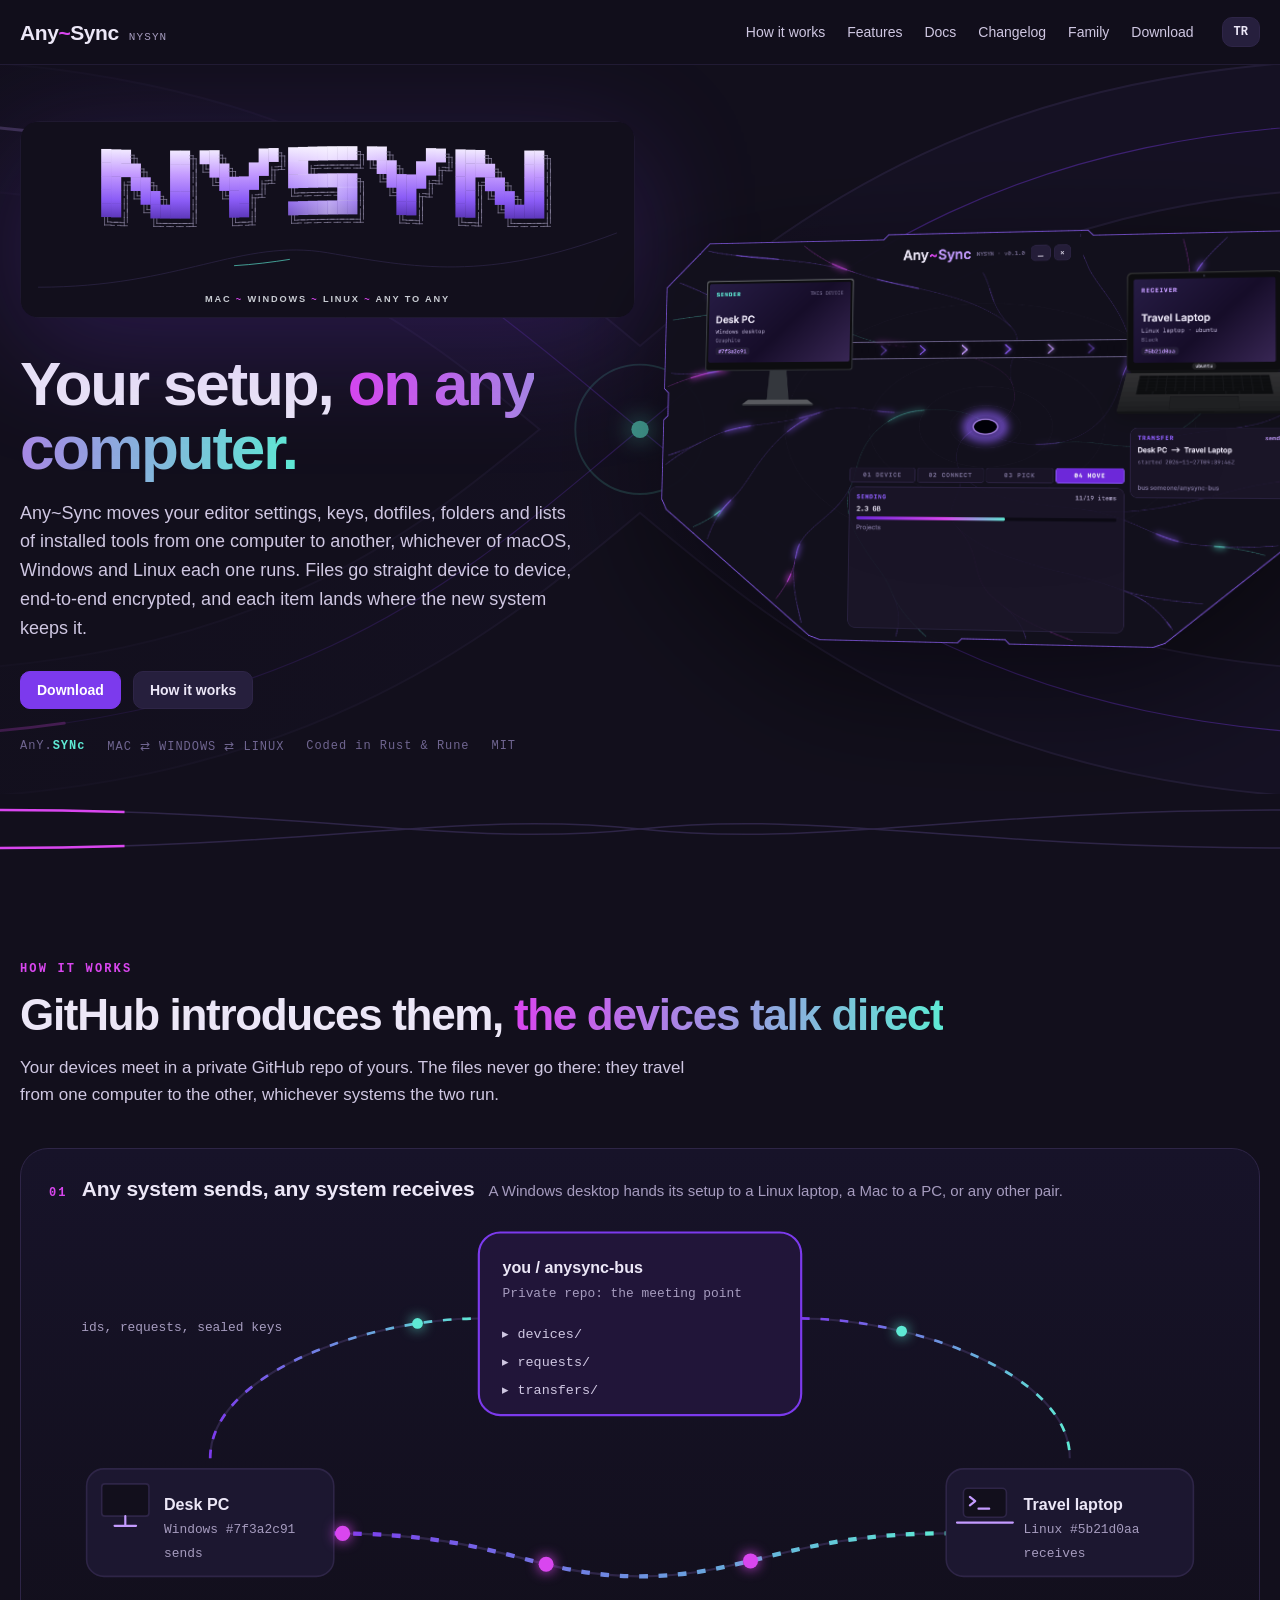
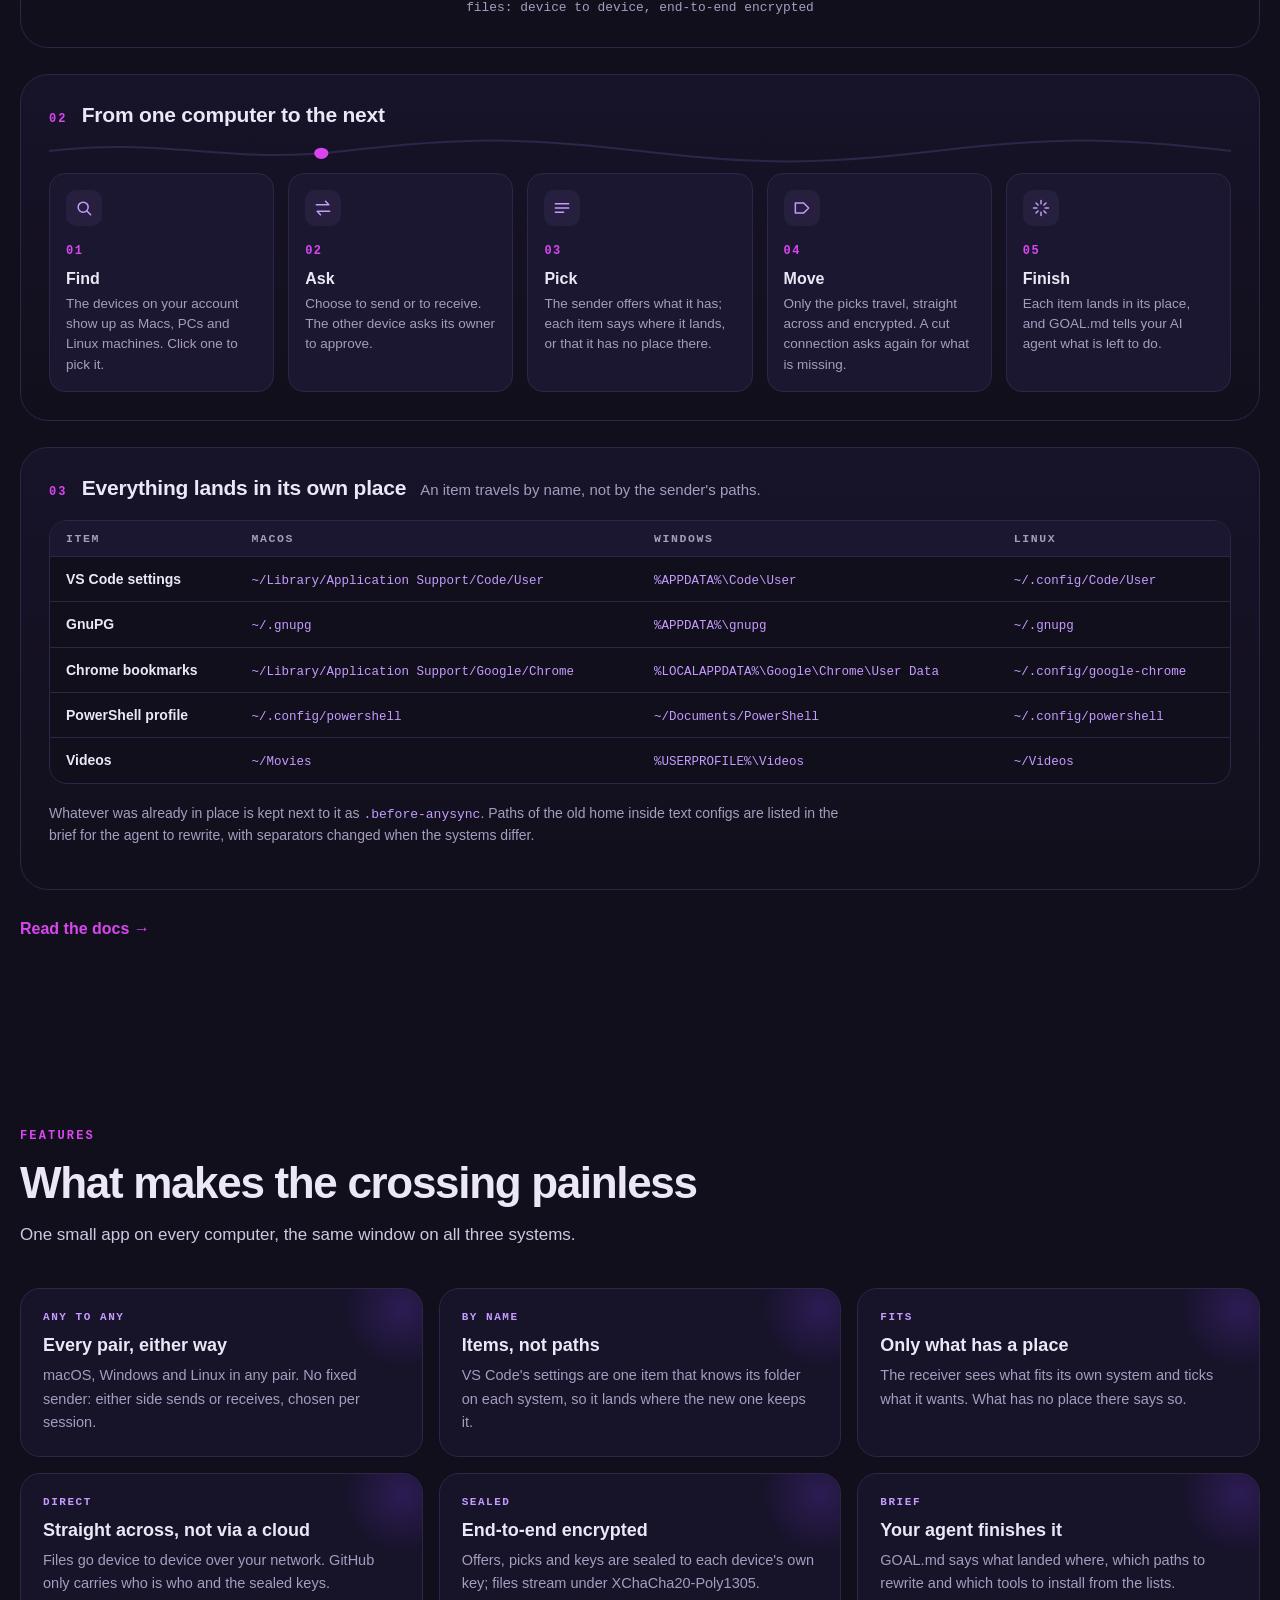
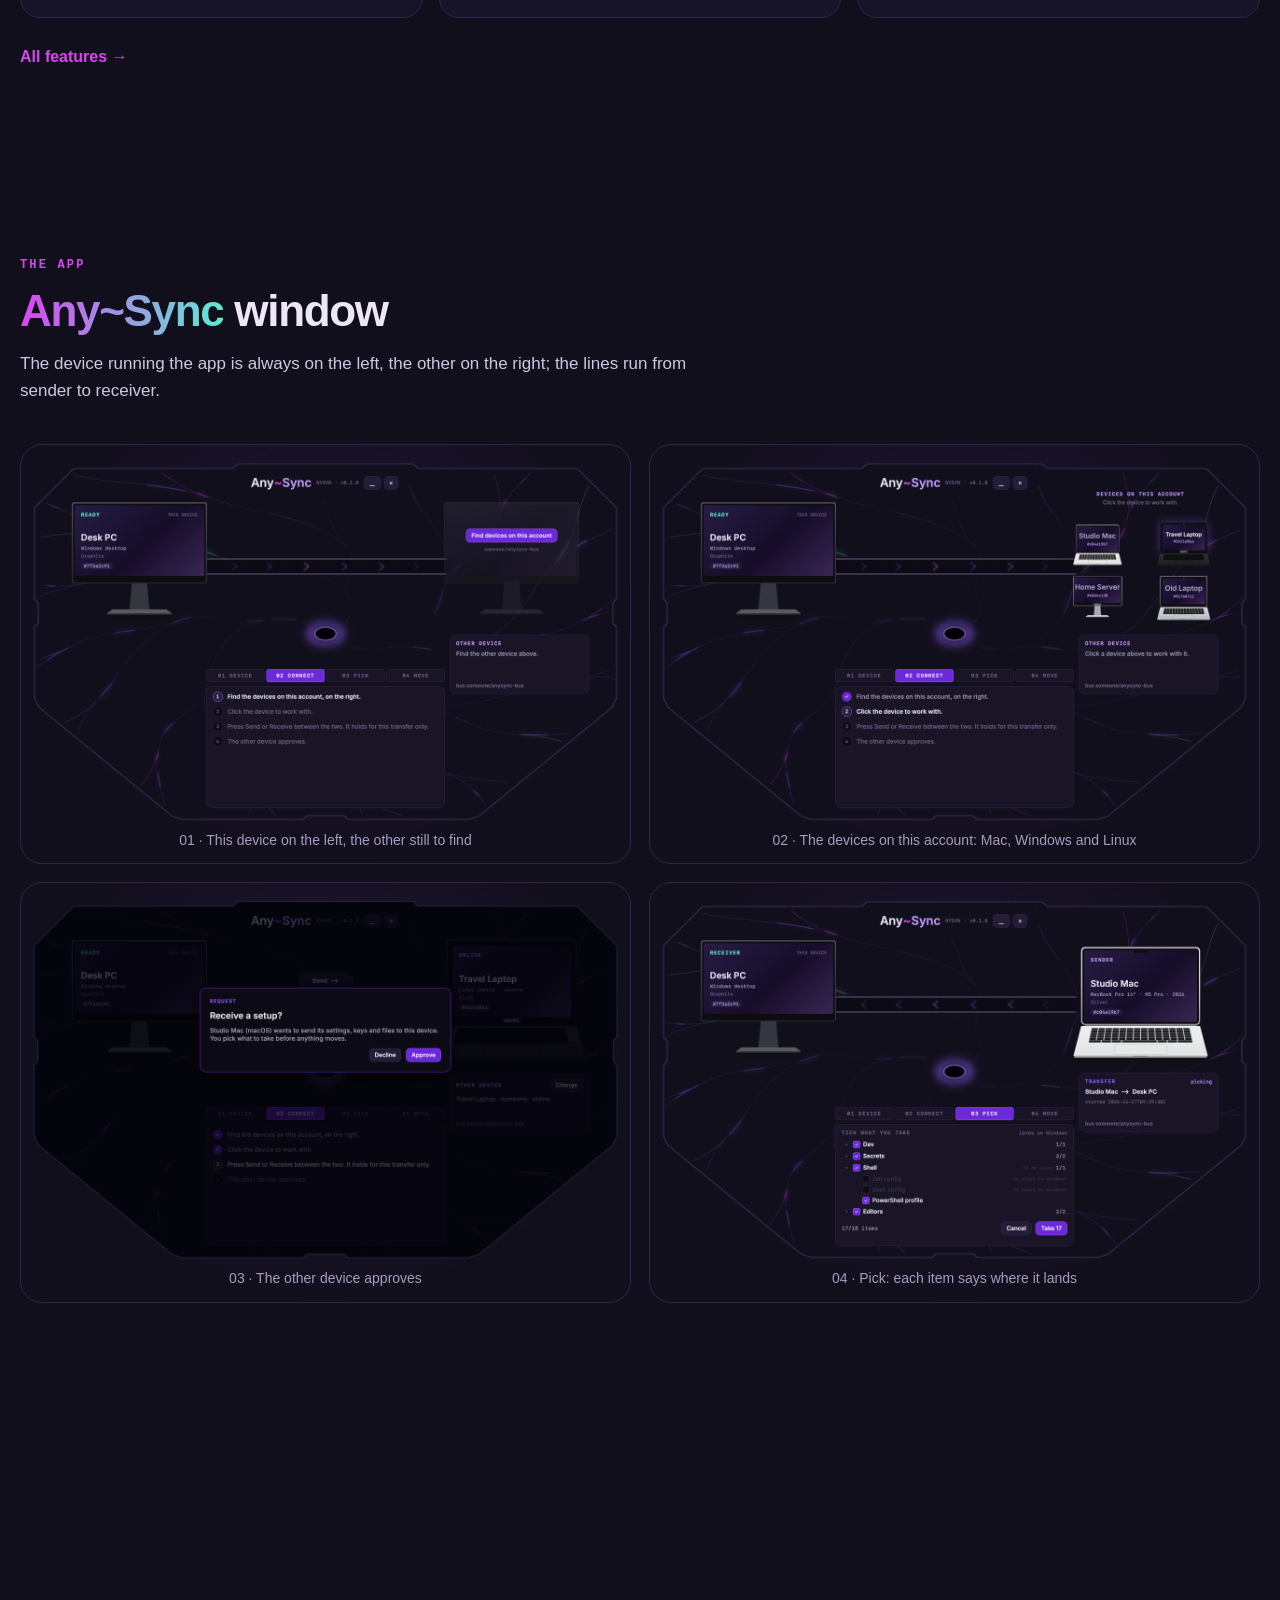
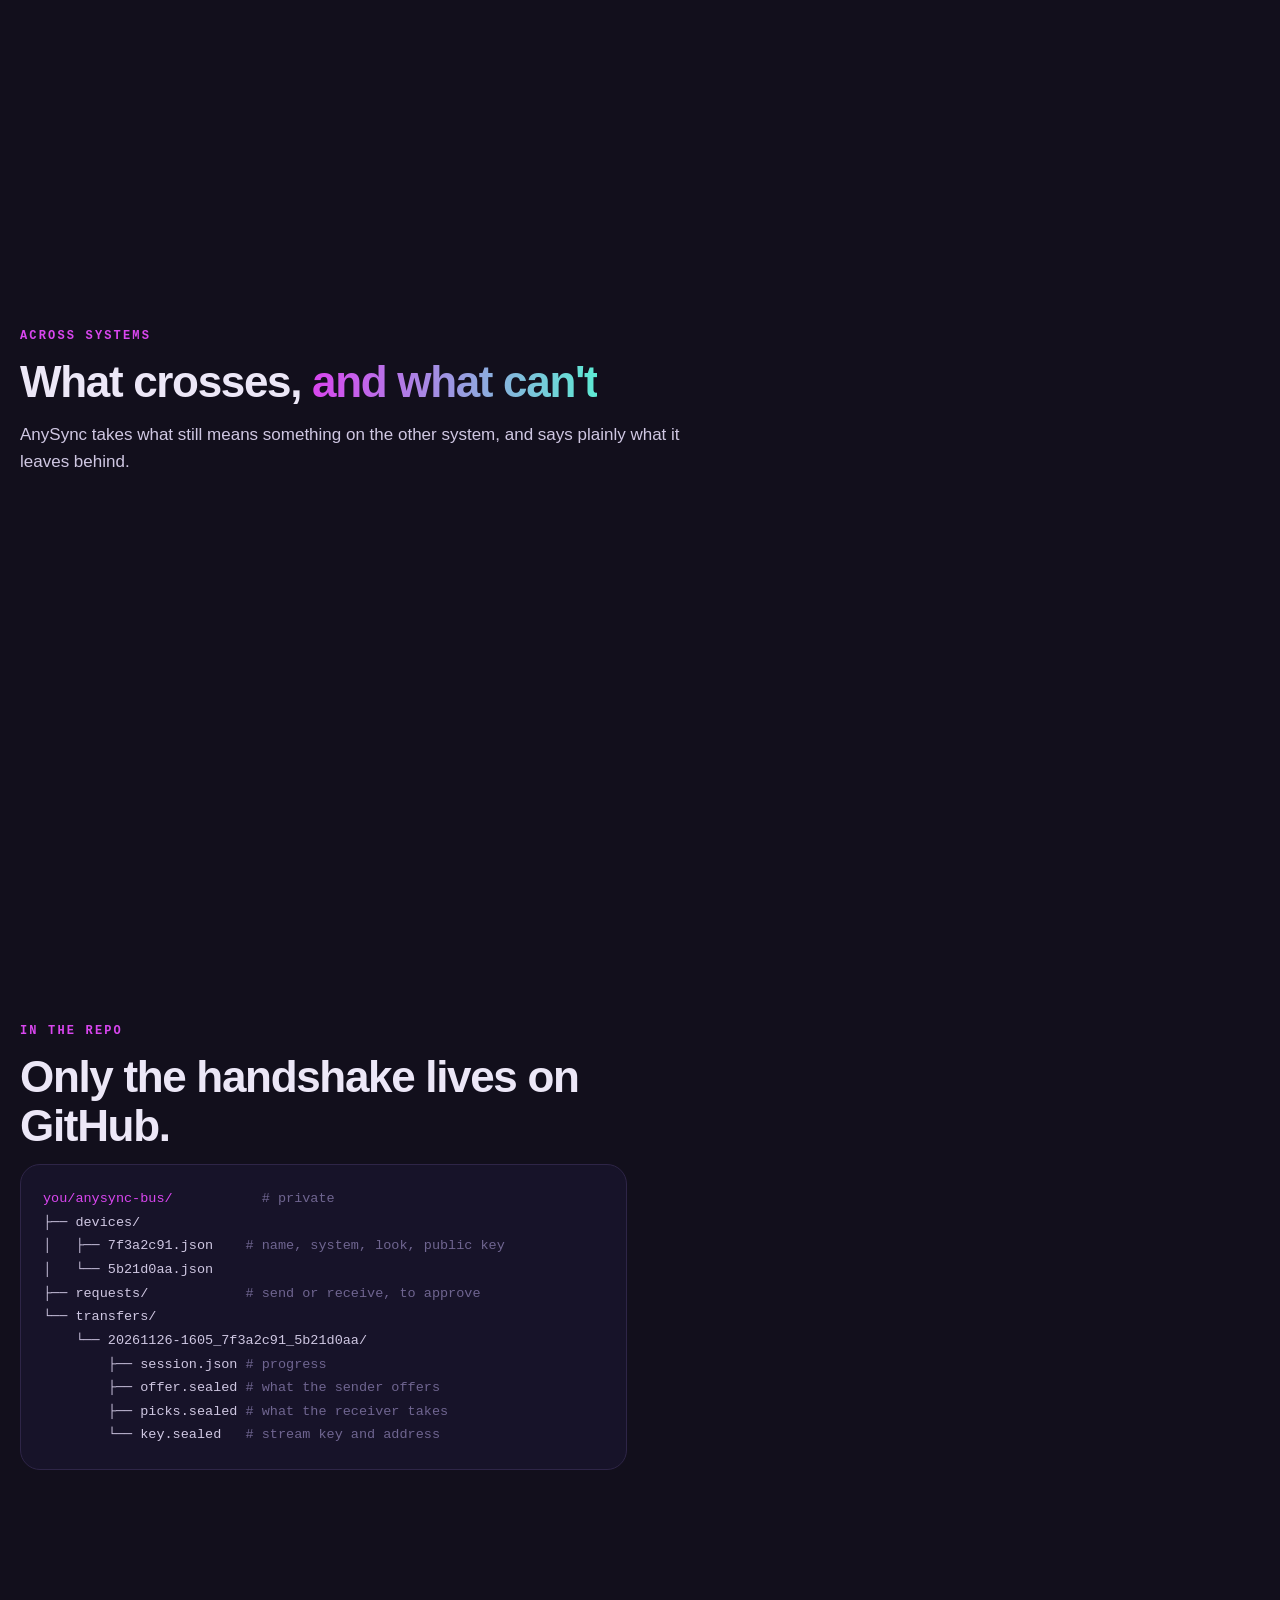
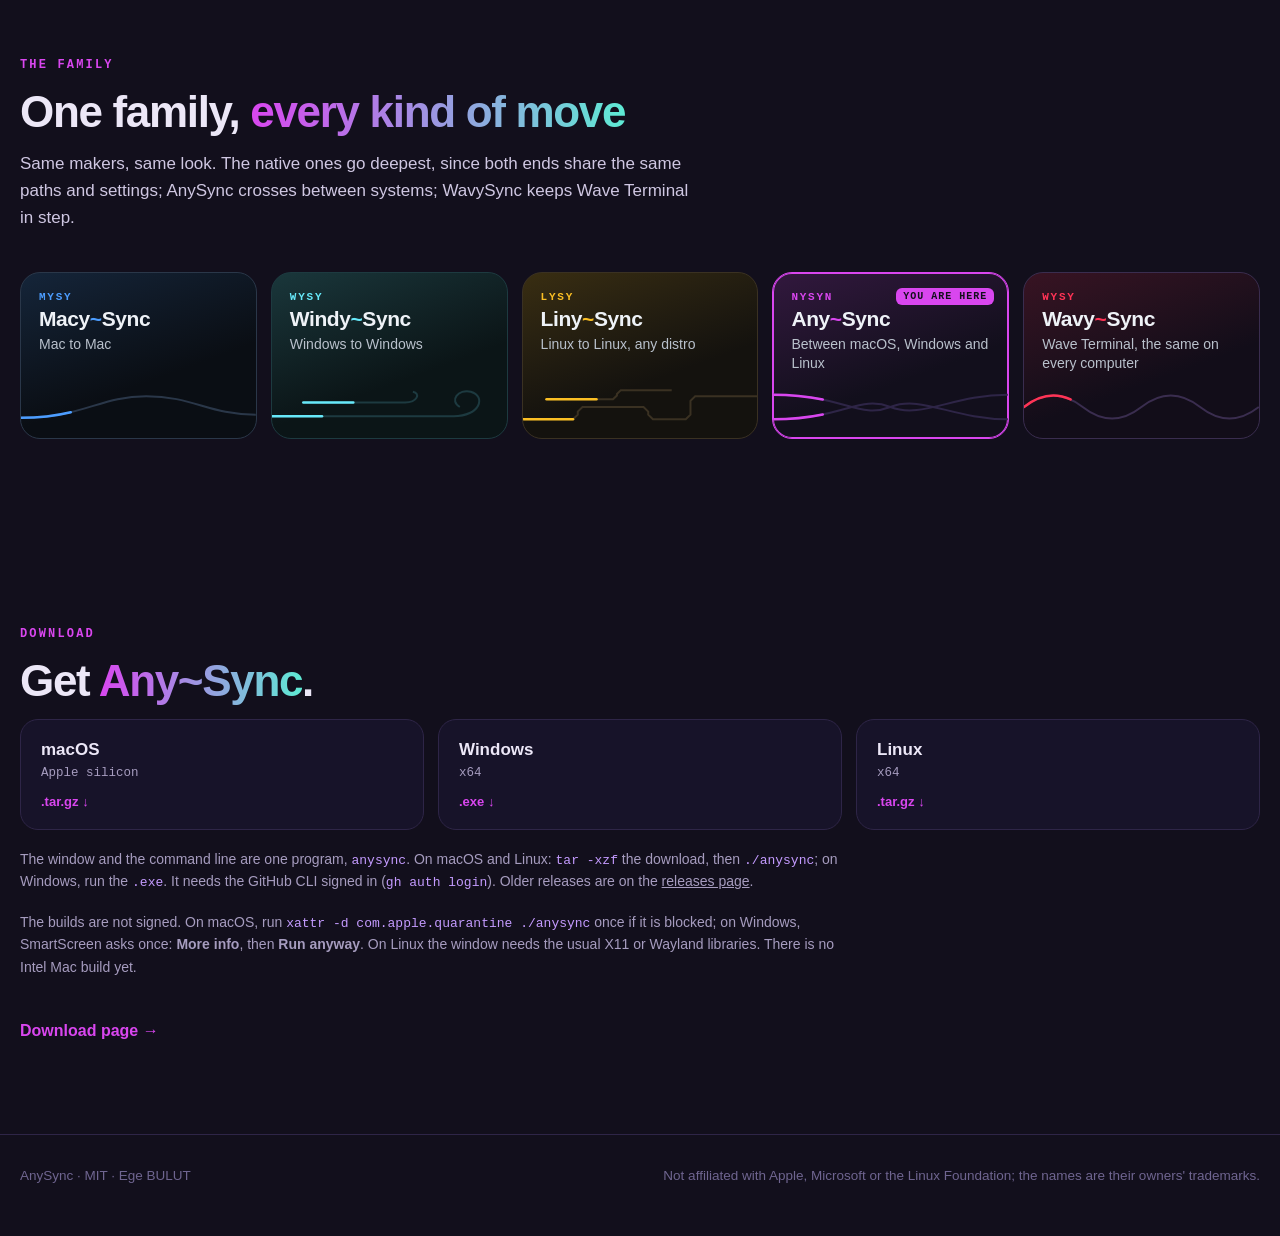
<file: site/index.html>
<!doctype html>
<html lang="en">
<head>
<meta charset="utf-8">
<meta name="viewport" content="width=device-width, initial-scale=1">
<title>AnySync: move your setup between macOS, Windows and Linux</title>
<meta name="description" content="AnySync moves your editor settings, keys, dotfiles, folders and lists of installed tools from one computer to another, whichever of macOS, Windows and Linux each runs. Device to device, end-to-end encrypted, and a brief for your AI agent finishes the setup.">
<link rel="canonical" href="https://anysync.vercel.app/">
<meta property="og:type" content="website">
<meta property="og:site_name" content="AnySync">
<meta property="og:url" content="https://anysync.vercel.app/">
<meta property="og:title" content="AnySync: move your setup between macOS, Windows and Linux">
<meta property="og:description" content="AnySync moves your editor settings, keys, dotfiles, folders and lists of installed tools from one computer to another, whichever of macOS, Windows and Linux each runs. Device to device, end-to-end encrypted, and a brief for your AI agent finishes the setup.">
<meta property="og:image" content="https://anysync.vercel.app/og.png">
<meta property="og:image:width" content="1200">
<meta property="og:image:height" content="630">
<meta property="og:locale" content="en_US">
<meta name="twitter:card" content="summary_large_image">
<meta name="twitter:title" content="AnySync: move your setup between macOS, Windows and Linux">
<meta name="twitter:description" content="AnySync moves your editor settings, keys, dotfiles, folders and lists of installed tools from one computer to another, whichever of macOS, Windows and Linux each runs. Device to device, end-to-end encrypted, and a brief for your AI agent finishes the setup.">
<meta name="twitter:image" content="https://anysync.vercel.app/og.png">
<meta name="theme-color" content="#120f1c">
<script type="application/ld+json">{"@context": "https://schema.org", "@type": "SoftwareApplication", "name": "AnySync", "applicationCategory": "UtilitiesApplication", "operatingSystem": "macOS, Windows, Linux", "url": "https://anysync.vercel.app/", "downloadUrl": "https://github.com/Ege-BULUT/AnySync/releases/latest", "softwareVersion": "0.1.0", "license": "https://opensource.org/licenses/MIT", "image": "https://anysync.vercel.app/og.png", "description": "AnySync moves your editor settings, keys, dotfiles, folders and lists of installed tools from one computer to another, whichever of macOS, Windows and Linux each runs. Device to device, end-to-end encrypted, and a brief for your AI agent finishes the setup.", "author": {"@type": "Person", "name": "Ege BULUT", "url": "https://github.com/Ege-BULUT"}, "offers": {"@type": "Offer", "price": "0", "priceCurrency": "USD"}}</script>
<link rel="alternate" hreflang="en" href="https://anysync.vercel.app/">
<link rel="alternate" hreflang="tr" href="https://anysync.vercel.app/tr/">
<link rel="alternate" hreflang="x-default" href="https://anysync.vercel.app/">
<link rel="icon" href="data:image/svg+xml,%3Csvg xmlns='http://www.w3.org/2000/svg' viewBox='0 0 32 32'%3E%3Crect width='32' height='32' rx='8' fill='%23120f1c'/%3E%3Cpath d='M7 7L25 25M25 7L7 25' stroke='%23d946ef' stroke-width='3.5' stroke-linecap='round'/%3E%3Ccircle cx='16' cy='16' r='3.5' fill='%235eead4'/%3E%3C/svg%3E">
<link rel="stylesheet" href="site.css">
</head>
<body>

<nav>
  <div class="wrap">
    <a class="brand" href="./"><span>Any<b>~</b>Sync</span> <small>NYSYN</small></a>
    <div class="links">
      <a href="#how" class="opt">How it works</a>
      <a href="features/">Features</a>
      <a href="docs/">Docs</a>
      <a href="changelog/" class="opt">Changelog</a>
      <a href="#family" class="opt">Family</a>
      <a href="download/">Download</a>
    </div>
    <a class="btn lang" id="lang" href="tr/" hreflang="tr" aria-label="Türkçe">TR</a>
  </div>
</nav>

<header class="hero">
  <svg class="bg" viewBox="0 0 1440 760" preserveAspectRatio="xMidYMid slice" aria-hidden="true">
    <g class="x-ribbon"><path class="xo" d="M -80 60 C 380 60 560 250 720 380 S 1060 700 1520 700"/><path class="xo" d="M -80 700 C 380 700 560 510 720 380 S 1060 60 1520 60"/><path class="xf" d="M -80 60 C 380 60 560 250 720 380 S 1060 700 1520 700"/><path class="xf" d="M -80 700 C 380 700 560 510 720 380 S 1060 60 1520 60"/></g>
    <path class="xl base" d="M -80 60 C 380 60 560 250 720 380 S 1060 700 1520 700"/><path class="xl base" d="M -80 700 C 380 700 560 510 720 380 S 1060 60 1520 60"/>
    <path class="xl a" d="M -80 60 C 380 60 560 250 720 380 S 1060 700 1520 700"/>
    <path class="xl b" d="M -80 700 C 380 700 560 510 720 380 S 1060 60 1520 60"/>
    <path class="xl c" d="M -80 440 C 300 300 520 400 720 380 S 1180 320 1520 430"/>
    <circle class="xring" cx="720" cy="380" r="10"><animate attributeName="r" values="10;90" dur="3.2s" repeatCount="indefinite"/><animate attributeName="opacity" values=".9;0" dur="3.2s" repeatCount="indefinite"/></circle>
    <circle class="xhub" cx="720" cy="380" r="9"/>
  </svg>
  <div class="wrap hero-grid">
    <div>
      <img class="logo" src="logo.svg" alt="NYSYN, AnySync logo">
      <h1>Your setup,&nbsp;<em>on any computer.</em></h1>
      <p class="lead">Any~Sync moves your editor settings, keys, dotfiles, folders and lists of installed tools from one computer to another, whichever of macOS, Windows and Linux each one runs. Files go straight device to device, end-to-end encrypted, and each item lands where the new system keeps it.</p>
      <div class="cta">
        <a class="btn red" href="download/">Download</a>
        <a class="btn" href="#how">How it works</a>
      </div>
      <div class="ticker"><span>AnY.<b>SYNc</b></span><span>MAC ⇄ WINDOWS ⇄ LINUX</span><span>Coded in Rust &amp; Rune</span><span>MIT</span></div>
    </div>
    <div class="shot"><img src="sending.png" width="2560" height="1560" alt="AnySync window: a Windows desktop on the left sending to a Linux laptop on the right"></div>
  </div>
</header>

<svg class="divider" viewBox="0 0 1440 70" preserveAspectRatio="none" aria-hidden="true"><path d="M0 54 C 360 54 520 16 720 35 S 1080 16 1440 16"/><path class="run" style="animation-delay:-0s" d="M0 54 C 360 54 520 16 720 35 S 1080 16 1440 16"/><path d="M0 16 C 360 16 520 54 720 35 S 1080 54 1440 54"/><path class="run" style="animation-delay:-2s" d="M0 16 C 360 16 520 54 720 35 S 1080 54 1440 54"/></svg>

<section id="how">
  <div class="wrap">
    <span class="caps">How it works</span>
    <h2>GitHub introduces them, <em>the devices talk direct</em></h2>
    <p class="sub">Your devices meet in a private GitHub repo of yours. The files never go there: they travel from one computer to the other, whichever systems the two run.</p>

    <div class="stage reveal">
      <div class="stage-head"><span class="caps">01</span><h3>Any system sends, any system receives</h3><p>A Windows desktop hands its setup to a Linux laptop, a Mac to a PC, or any other pair.</p></div>
      <svg viewBox="0 0 1100 380" role="img" aria-label="Two devices meet in a private GitHub repo and send files to each other directly">
        <defs><linearGradient id="wireGrad" x1="0" x2="1"><stop offset="0" stop-color="#7c3aed"/><stop offset="1" stop-color="#5eead4"/></linearGradient></defs>
        <path id="c1" class="wire" d="M 150 230 C 150 150 300 100 400 100"/>
        <path id="c2" class="wire" d="M 700 100 C 800 100 950 150 950 230"/>
        <path class="wire hot" d="M 150 230 C 150 150 300 100 400 100"/>
        <path class="wire hot" style="animation-delay:-.6s" d="M 700 100 C 800 100 950 150 950 230"/>
        <path id="dw" class="wire" d="M 265 300 C 420 300 450 340 550 340 S 690 300 835 300"/>
        <path class="wire hot" style="stroke-width:4" d="M 265 300 C 420 300 450 340 550 340 S 690 300 835 300"/>
        <g class="node repo" transform="translate(400 20)">
          <rect width="300" height="170" rx="20"/>
          <text class="t" x="22" y="38">you / anysync-bus</text>
          <text class="s" x="22" y="60">Private repo: the meeting point</text>
          <text class="folder on" x="22" y="98">▸ devices/</text>
          <text class="folder on" style="animation-delay:1s" x="22" y="124">▸ requests/</text>
          <text class="folder on" style="animation-delay:2s" x="22" y="150">▸ transfers/</text>
        </g>
        <g class="node" transform="translate(35 240)"><rect width="230" height="100" rx="16"/><rect class="scr" x="14" y="14" width="44" height="30" rx="3"/><path class="ink" d="M36 44 V52 M26 53 H46"/><text class="t" x="72" y="38">Desk PC</text><text class="s" x="72" y="60">Windows #7f3a2c91</text><text class="s" x="72" y="82" fill="#d946ef">sends</text></g>
        <g class="node" transform="translate(835 240)"><rect width="230" height="100" rx="16"/><rect class="scr" x="16" y="18" width="40" height="27" rx="4"/><path class="ink" d="M10 50 H62 M22 26 l5 4 -5 4 M30 37 H40"/><text class="t" x="72" y="38">Travel laptop</text><text class="s" x="72" y="60">Linux #5b21d0aa</text><text class="s" x="72" y="82" fill="#5eead4">receives</text></g>
        <text class="s" x="30" y="112" style="font:500 12px var(--mono);fill:var(--muted)">ids, requests, sealed keys</text>
        <text class="s" x="550" y="372" text-anchor="middle" style="font:500 12px var(--mono);fill:var(--muted)">files: device to device, end-to-end encrypted</text>
        <circle class="pkt v" r="5"><animateMotion dur="3s" repeatCount="indefinite"><mpath href="#c1"/></animateMotion></circle>
        <circle class="pkt v" r="5"><animateMotion dur="3s" begin="1.5s" repeatCount="indefinite"><mpath href="#c2"/></animateMotion></circle>
        <circle class="pkt" r="7"><animateMotion dur="2.4s" repeatCount="indefinite"><mpath href="#dw"/></animateMotion></circle>
        <circle class="pkt" r="7"><animateMotion dur="2.4s" begin=".8s" repeatCount="indefinite"><mpath href="#dw"/></animateMotion></circle>
        <circle class="pkt" r="7"><animateMotion dur="2.4s" begin="1.6s" repeatCount="indefinite"><mpath href="#dw"/></animateMotion></circle>
      </svg>
    </div>

    <div class="stage reveal">
      <div class="stage-head"><span class="caps">02</span><h3>From one computer to the next</h3></div>
      <div class="steps">
        <div class="rail" aria-hidden="true"><svg viewBox="0 0 1000 30" preserveAspectRatio="none"><path d="M0 15 C 100 0 150 30 250 15 S 400 0 500 15 S 650 30 750 15 S 900 0 1000 15" fill="none" stroke="var(--edge)" stroke-width="2"/><circle r="6" fill="var(--red2)"><animateMotion dur="10s" repeatCount="indefinite" path="M0 15 C 100 0 150 30 250 15 S 400 0 500 15 S 650 30 750 15 S 900 0 1000 15"/></circle></svg></div>
        <div class="step"><div class="ic"><svg viewBox="0 0 24 24"><circle cx="11" cy="11" r="6"/><path d="M20 20l-4.5-4.5"/></svg></div><span class="n">01</span><h4>Find</h4><p>The devices on your account show up as Macs, PCs and Linux machines. Click one to pick it.</p></div>
        <div class="step"><div class="ic"><svg viewBox="0 0 24 24"><path d="M4 8h15l-4-4M20 16H5l4 4"/></svg></div><span class="n">02</span><h4>Ask</h4><p>Choose to send or to receive. The other device asks its owner to approve.</p></div>
        <div class="step"><div class="ic"><svg viewBox="0 0 24 24"><path d="M4 7h16M4 12h16M4 17h10"/></svg></div><span class="n">03</span><h4>Pick</h4><p>The sender offers what it has; each item says where it lands, or that it has no place there.</p></div>
        <div class="step"><div class="ic"><svg viewBox="0 0 24 24"><path d="M4 6h10l6 6-6 6H4z"/></svg></div><span class="n">04</span><h4>Move</h4><p>Only the picks travel, straight across and encrypted. A cut connection asks again for what is missing.</p></div>
        <div class="step"><div class="ic"><svg viewBox="0 0 24 24"><path d="M12 3v4M12 17v4M3 12h4M17 12h4M6 6l2.5 2.5M15.5 15.5L18 18M6 18l2.5-2.5M15.5 8.5L18 6"/></svg></div><span class="n">05</span><h4>Finish</h4><p>Each item lands in its place, and GOAL.md tells your AI agent what is left to do.</p></div>
      </div>
    </div>

    <div class="stage reveal">
      <div class="stage-head"><span class="caps">03</span><h3>Everything lands in its own place</h3><p>An item travels by name, not by the sender's paths.</p></div>
      <div class="land"><table>
        <thead><tr><th>Item</th><th>macOS</th><th>Windows</th><th>Linux</th></tr></thead>
        <tbody>
        <tr><td>VS Code settings</td><td><code>~/Library/Application Support/Code/User</code></td><td><code>%APPDATA%\Code\User</code></td><td><code>~/.config/Code/User</code></td></tr>
        <tr><td>GnuPG</td><td><code>~/.gnupg</code></td><td><code>%APPDATA%\gnupg</code></td><td><code>~/.gnupg</code></td></tr>
        <tr><td>Chrome bookmarks</td><td><code>~/Library/Application Support/Google/Chrome</code></td><td><code>%LOCALAPPDATA%\Google\Chrome\User Data</code></td><td><code>~/.config/google-chrome</code></td></tr>
        <tr><td>PowerShell profile</td><td><code>~/.config/powershell</code></td><td><code>~/Documents/PowerShell</code></td><td><code>~/.config/powershell</code></td></tr>
        <tr><td>Videos</td><td><code>~/Movies</code></td><td><code>%USERPROFILE%\Videos</code></td><td><code>~/Videos</code></td></tr>
        </tbody></table></div>
      <p class="note">Whatever was already in place is kept next to it as <code>.before-anysync</code>. Paths of the old home inside text configs are listed in the brief for the agent to rewrite, with separators changed when the systems differ.</p>
    </div>
    <a class="more" href="docs/">Read the docs →</a>
  </div>
</section>

<section id="features">
  <div class="wrap">
    <span class="caps">Features</span>
    <h2>What makes the crossing painless</h2>
    <p class="sub">One small app on every computer, the same window on all three systems.</p>
    <div class="grid">
      <div class="card reveal"><span class="k">ANY TO ANY</span><h3>Every pair, either way</h3><p>macOS, Windows and Linux in any pair. No fixed sender: either side sends or receives, chosen per session.</p></div>
      <div class="card reveal"><span class="k">BY NAME</span><h3>Items, not paths</h3><p>VS Code's settings are one item that knows its folder on each system, so it lands where the new one keeps it.</p></div>
      <div class="card reveal"><span class="k">FITS</span><h3>Only what has a place</h3><p>The receiver sees what fits its own system and ticks what it wants. What has no place there says so.</p></div>
      <div class="card reveal"><span class="k">DIRECT</span><h3>Straight across, not via a cloud</h3><p>Files go device to device over your network. GitHub only carries who is who and the sealed keys.</p></div>
      <div class="card reveal"><span class="k">SEALED</span><h3>End-to-end encrypted</h3><p>Offers, picks and keys are sealed to each device's own key; files stream under XChaCha20-Poly1305.</p></div>
      <div class="card reveal"><span class="k">BRIEF</span><h3>Your agent finishes it</h3><p>GOAL.md says what landed where, which paths to rewrite and which tools to install from the lists.</p></div>
    </div>
    <a class="more" href="features/">All features →</a>
  </div>
</section>

<section id="screens">
  <div class="wrap">
    <span class="caps">The app</span>
    <h2><em>Any~Sync</em> window</h2>
    <p class="sub">The device running the app is always on the left, the other on the right; the lines run from sender to receiver.</p>
    <div class="gallery">
      <figure class="reveal"><img src="start.png" width="2560" height="1560" alt="01 · This device on the left, the other still to find" loading="lazy"><figcaption>01 · This device on the left, the other still to find</figcaption></figure>
      <figure class="reveal"><img src="find.png" width="2560" height="1560" alt="02 · The devices on this account: Mac, Windows and Linux" loading="lazy"><figcaption>02 · The devices on this account: Mac, Windows and Linux</figcaption></figure>
      <figure class="reveal"><img src="request.png" width="2560" height="1560" alt="03 · The other device approves" loading="lazy"><figcaption>03 · The other device approves</figcaption></figure>
      <figure class="reveal"><img src="pick.png" width="2560" height="1560" alt="04 · Pick: each item says where it lands" loading="lazy"><figcaption>04 · Pick: each item says where it lands</figcaption></figure>
      <figure class="reveal"><img src="sending.png" width="2560" height="1560" alt="Sending: the lines flow toward the receiver" loading="lazy"><figcaption>Sending: the lines flow toward the receiver</figcaption></figure>
      <figure class="reveal"><img src="done.png" width="2560" height="1560" alt="Done: the brief is ready for your agent" loading="lazy"><figcaption>Done: the brief is ready for your agent</figcaption></figure>
    </div>
  </div>
</section>

<section id="moves">
  <div class="wrap">
    <span class="caps">Across systems</span>
    <h2>What crosses, <em>and what can't</em></h2>
    <p class="sub">AnySync takes what still means something on the other system, and says plainly what it leaves behind.</p>
    <div class="cols">
      <div class="box yes reveal">
        <h3>What moves</h3>
        <ul>
          <li><strong>Files:</strong> Desktop, Documents, Downloads, Pictures, Music and Videos, each top-level item on its own. Folders rebuilt from source, like <code>node_modules</code>, <code>target</code> and <code>.venv</code>, stay behind.</li>
          <li><strong>Shell and git:</strong> git config, SSH and GnuPG keys, zsh, bash and PowerShell profiles.</li>
          <li><strong>Editors and terminals:</strong> VS Code, Cursor, Zed, Wave.</li>
          <li><strong>Notes, browsers, AI tools:</strong> Obsidian's vault list, bookmarks of Chrome, Brave, Edge and Chromium, Claude Code, Codex.</li>
          <li><strong>Lists of installed tools:</strong> Homebrew, winget, Scoop, apt, dnf, pacman, Flatpak, Snap, npm, cargo, pipx, VS Code and Cursor extensions.</li>
        </ul>
      </div>
      <div class="box no reveal">
        <h3>What stays, and why</h3>
        <ul>
          <li><strong>The apps themselves:</strong> one system's programs don't run on another; your agent installs them again from the lists.</li>
          <li><strong>Passwords saved in browsers:</strong> they are sealed with a key the system holds (macOS keychain, Windows DPAPI, Linux secret service). Use the browser's own sync or its password export.</li>
          <li><strong>System settings and the machine's identity:</strong> a Tailscale node, remote desktop ids and the like.</li>
          <li><strong>Logins:</strong> AI tools and apps are signed in again on the new computer.</li>
        </ul>
      </div>
    </div>
  </div>
</section>

<section id="layout">
  <div class="wrap split">
    <div>
      <span class="caps">In the repo</span>
      <h2>Only the handshake lives on GitHub.</h2>
      <pre class="tree"><span class="r">you/anysync-bus/</span>           <span class="c"># private</span>
├── devices/
│   ├── 7f3a2c91.json    <span class="c"># name, system, look, public key</span>
│   └── 5b21d0aa.json
├── requests/            <span class="c"># send or receive, to approve</span>
└── transfers/
    └── 20261126-1605_7f3a2c91_5b21d0aa/
        ├── session.json <span class="c"># progress</span>
        ├── offer.sealed <span class="c"># what the sender offers</span>
        ├── picks.sealed <span class="c"># what the receiver takes</span>
        └── key.sealed   <span class="c"># stream key and address</span></pre>
    </div>
    <div class="box reveal" style="margin-top:58px">
      <h3>Never on GitHub</h3>
      <ul>
        <li>Your files: they go from device to device</li>
        <li>Anything readable about what you move: offers and picks are sealed</li>
        <li>Your GitHub sign in: AnySync asks the GitHub CLI for it each time</li>
        <li>Anything you leave unticked</li>
      </ul>
    </div>
  </div>
</section>

<section id="family">
  <div class="wrap">
    <span class="caps">The family</span>
    <h2>One family, <em>every kind of move</em></h2>
    <p class="sub">Same makers, same look. The native ones go deepest, since both ends share the same paths and settings; AnySync crosses between systems; WavySync keeps Wave Terminal in step.</p>
    <div class="fam">
      <a class="fm" href="https://macysync.vercel.app/" style="--fa:#4c9dff;--fbg:#0a0e14;--fe:#2a3749"><svg viewBox="0 0 300 60" preserveAspectRatio="none" aria-hidden="true"><path class="fb" d="M0 44 C 80 44 100 16 160 16 S 240 40 300 40"/><path class="fr" style="animation-delay:-0.0s" d="M0 44 C 80 44 100 16 160 16 S 240 40 300 40"/></svg><span class="fk">MYSY</span><b>Macy<i>~</i>Sync</b><span class="fl">Mac to Mac</span></a>
      <a class="fm" href="https://windysync.vercel.app/" style="--fa:#67e8f9;--fbg:#0b1517;--fe:#1d3a40"><svg viewBox="0 0 300 60" preserveAspectRatio="none" aria-hidden="true"><path class="fb" d="M0 42 H 232 C 266 42 274 16 254 10 C 238 6 226 22 240 30"/><path class="fr" style="animation-delay:-0.0s" d="M0 42 H 232 C 266 42 274 16 254 10 C 238 6 226 22 240 30"/><path class="fb" d="M40 24 H 170 C 186 24 190 12 180 10"/><path class="fr" style="animation-delay:-1.3s" d="M40 24 H 170 C 186 24 190 12 180 10"/></svg><span class="fk">WYSY</span><b>Windy<i>~</i>Sync</b><span class="fl">Windows to Windows</span></a>
      <a class="fm" href="https://linysync.vercel.app/" style="--fa:#fbbf24;--fbg:#14120e;--fe:#3a3122"><svg viewBox="0 0 300 60" preserveAspectRatio="none" aria-hidden="true"><path class="fb" d="M 0 46 L 64 46 L 70 40 L 70 36 L 76 30 L 154 30 L 160 36 L 160 40 L 166 46 L 208 46 L 214 40 L 214 22 L 220 16 L 300 16"/><path class="fr" style="animation-delay:-0.0s" d="M 0 46 L 64 46 L 70 40 L 70 36 L 76 30 L 154 30 L 160 36 L 160 40 L 166 46 L 208 46 L 214 40 L 214 22 L 220 16 L 300 16"/><path class="fb" d="M 30 20 L 115 20 L 120 15 L 120 13 L 125 8 L 190 8"/><path class="fr" style="animation-delay:-1.3s" d="M 30 20 L 115 20 L 120 15 L 120 13 L 125 8 L 190 8"/></svg><span class="fk">LYSY</span><b>Liny<i>~</i>Sync</b><span class="fl">Linux to Linux, any distro</span></a>
      <a class="fm here" href="https://anysync.vercel.app/" style="--fa:#d946ef;--fbg:#120f1c;--fe:#2e2547"><svg viewBox="0 0 300 60" preserveAspectRatio="none" aria-hidden="true"><path class="fb" d="M0 46 C 90 46 110 14 150 30 S 230 14 300 14"/><path class="fr" style="animation-delay:-0.0s" d="M0 46 C 90 46 110 14 150 30 S 230 14 300 14"/><path class="fb" d="M0 14 C 90 14 110 46 150 30 S 230 46 300 46"/><path class="fr" style="animation-delay:-1.3s" d="M0 14 C 90 14 110 46 150 30 S 230 46 300 46"/></svg><span class="fk">NYSYN</span><b>Any<i>~</i>Sync</b><span class="fl">Between macOS, Windows and Linux</span><span class="fh">you are here</span></a>
      <a class="fm" href="https://wavysync.vercel.app/" style="--fa:#ff3355;--fbg:#120d19;--fe:#3a2d4f"><svg viewBox="0 0 300 60" preserveAspectRatio="none" aria-hidden="true"><path class="fb" d="M0 30 C 25 10 50 10 75 30 S 125 50 150 30 S 200 10 225 30 S 275 50 300 30"/><path class="fr" style="animation-delay:-0.0s" d="M0 30 C 25 10 50 10 75 30 S 125 50 150 30 S 200 10 225 30 S 275 50 300 30"/></svg><span class="fk">WYSY</span><b>Wavy<i>~</i>Sync</b><span class="fl">Wave Terminal, the same on every computer</span></a>
    </div>
  </div>
</section>

<section id="download">
  <div class="wrap">
    <span class="caps">Download</span>
    <h2>Get <em>Any~Sync</em>.</h2>
    <div class="dl">
      <a class="os" href="https://github.com/Ege-BULUT/AnySync/releases/latest/download/anysync-macos-arm64.tar.gz"><b>macOS</b><span>Apple silicon</span><i>.tar.gz ↓</i></a>
      <a class="os" href="https://github.com/Ege-BULUT/AnySync/releases/latest/download/anysync-windows-x64.exe"><b>Windows</b><span>x64</span><i>.exe ↓</i></a>
      <a class="os" href="https://github.com/Ege-BULUT/AnySync/releases/latest/download/anysync-linux-x64.tar.gz"><b>Linux</b><span>x64</span><i>.tar.gz ↓</i></a>
    </div>
    <p class="note">The window and the command line are one program, <code>anysync</code>. On macOS and Linux: <code>tar -xzf</code> the download, then <code>./anysync</code>; on Windows, run the <code>.exe</code>. It needs the GitHub CLI signed in (<code>gh auth login</code>). Older releases are on the <a href="https://github.com/Ege-BULUT/AnySync/releases">releases page</a>.</p>
    <p class="note">The builds are not signed. On macOS, run <code>xattr -d com.apple.quarantine ./anysync</code> once if it is blocked; on Windows, SmartScreen asks once: <b>More info</b>, then <b>Run anyway</b>. On Linux the window needs the usual X11 or Wayland libraries. There is no Intel Mac build yet.</p>
    <a class="more" href="download/">Download page →</a>
  </div>
</section>

<footer>
  <div class="wrap">
    <span>AnySync · MIT · Ege BULUT</span>
    <span>Not affiliated with Apple, Microsoft or the Linux Foundation; the names are their owners' trademarks.</span>
  </div>
</footer>

<script src="site.js"></script>
</body>
</html>
</file>
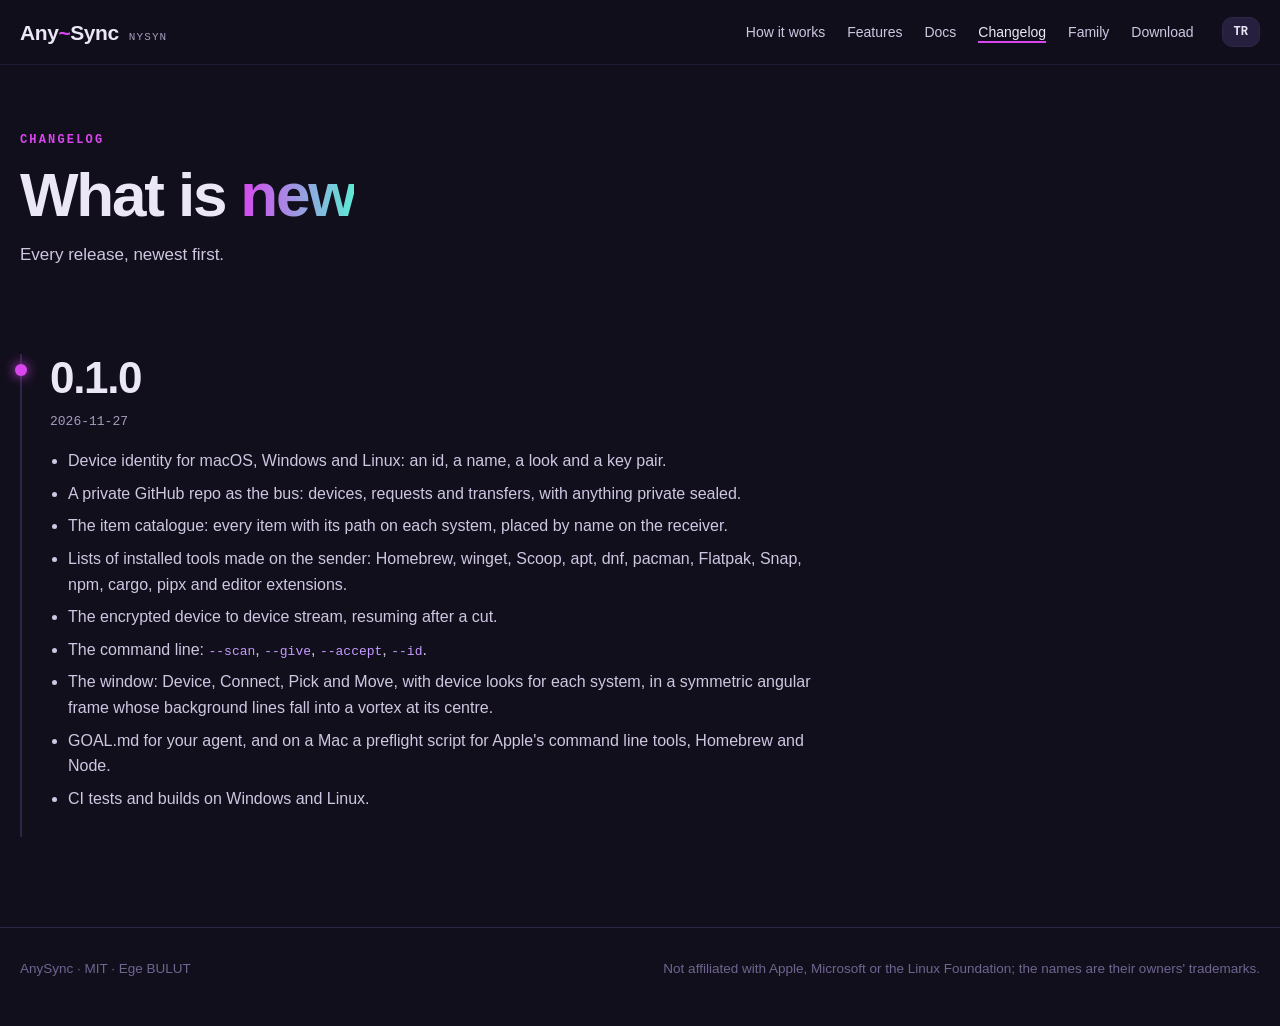
<file: site/changelog/index.html>
<!doctype html>
<html lang="en">
<head>
<meta charset="utf-8">
<meta name="viewport" content="width=device-width, initial-scale=1">
<title>Changelog · AnySync</title>
<meta name="description" content="Every AnySync release and what changed, newest first.">
<link rel="canonical" href="https://anysync.vercel.app/changelog/">
<meta property="og:type" content="website">
<meta property="og:site_name" content="AnySync">
<meta property="og:url" content="https://anysync.vercel.app/changelog/">
<meta property="og:title" content="Changelog · AnySync">
<meta property="og:description" content="Every AnySync release and what changed, newest first.">
<meta property="og:image" content="https://anysync.vercel.app/og.png">
<meta property="og:image:width" content="1200">
<meta property="og:image:height" content="630">
<meta property="og:locale" content="en_US">
<meta name="twitter:card" content="summary_large_image">
<meta name="twitter:title" content="Changelog · AnySync">
<meta name="twitter:description" content="Every AnySync release and what changed, newest first.">
<meta name="twitter:image" content="https://anysync.vercel.app/og.png">
<meta name="theme-color" content="#120f1c">
<link rel="alternate" hreflang="en" href="https://anysync.vercel.app/changelog/">
<link rel="alternate" hreflang="tr" href="https://anysync.vercel.app/tr/changelog/">
<link rel="alternate" hreflang="x-default" href="https://anysync.vercel.app/changelog/">
<link rel="icon" href="data:image/svg+xml,%3Csvg xmlns='http://www.w3.org/2000/svg' viewBox='0 0 32 32'%3E%3Crect width='32' height='32' rx='8' fill='%23120f1c'/%3E%3Cpath d='M7 7L25 25M25 7L7 25' stroke='%23d946ef' stroke-width='3.5' stroke-linecap='round'/%3E%3Ccircle cx='16' cy='16' r='3.5' fill='%235eead4'/%3E%3C/svg%3E">
<link rel="stylesheet" href="../site.css">
</head>
<body>

<nav>
  <div class="wrap">
    <a class="brand" href="../"><span>Any<b>~</b>Sync</span> <small>NYSYN</small></a>
    <div class="links">
      <a href="../#how" class="opt">How it works</a>
      <a href="../features/">Features</a>
      <a href="../docs/">Docs</a>
      <a href="../changelog/" class="opt on">Changelog</a>
      <a href="../#family" class="opt">Family</a>
      <a href="../download/">Download</a>
    </div>
    <a class="btn lang" id="lang" href="../tr/changelog/" hreflang="tr" aria-label="Türkçe">TR</a>
  </div>
</nav>

<header class="page-head">
  <div class="wrap">
    <span class="caps">Changelog</span>
    <h1>What is <em>new</em></h1>
    <p class="sub">Every release, newest first.</p>
  </div>
</header>

<section>
  <div class="wrap">
    <div class="release reveal">
      <h2>0.1.0</h2>
      <span class="date">2026-11-27</span>
      <ul><li>Device identity for macOS, Windows and Linux: an id, a name, a look and a key pair.</li><li>A private GitHub repo as the bus: devices, requests and transfers, with anything private sealed.</li><li>The item catalogue: every item with its path on each system, placed by name on the receiver.</li><li>Lists of installed tools made on the sender: Homebrew, winget, Scoop, apt, dnf, pacman, Flatpak, Snap, npm, cargo, pipx and editor extensions.</li><li>The encrypted device to device stream, resuming after a cut.</li><li>The command line: <code>--scan</code>, <code>--give</code>, <code>--accept</code>, <code>--id</code>.</li><li>The window: Device, Connect, Pick and Move, with device looks for each system, in a symmetric angular frame whose background lines fall into a vortex at its centre.</li><li>GOAL.md for your agent, and on a Mac a preflight script for Apple's command line tools, Homebrew and Node.</li><li>CI tests and builds on Windows and Linux.</li></ul>
    </div>
  </div>
</section>

<footer>
  <div class="wrap">
    <span>AnySync · MIT · Ege BULUT</span>
    <span>Not affiliated with Apple, Microsoft or the Linux Foundation; the names are their owners' trademarks.</span>
  </div>
</footer>

<script src="../site.js"></script>
</body>
</html>
</file>
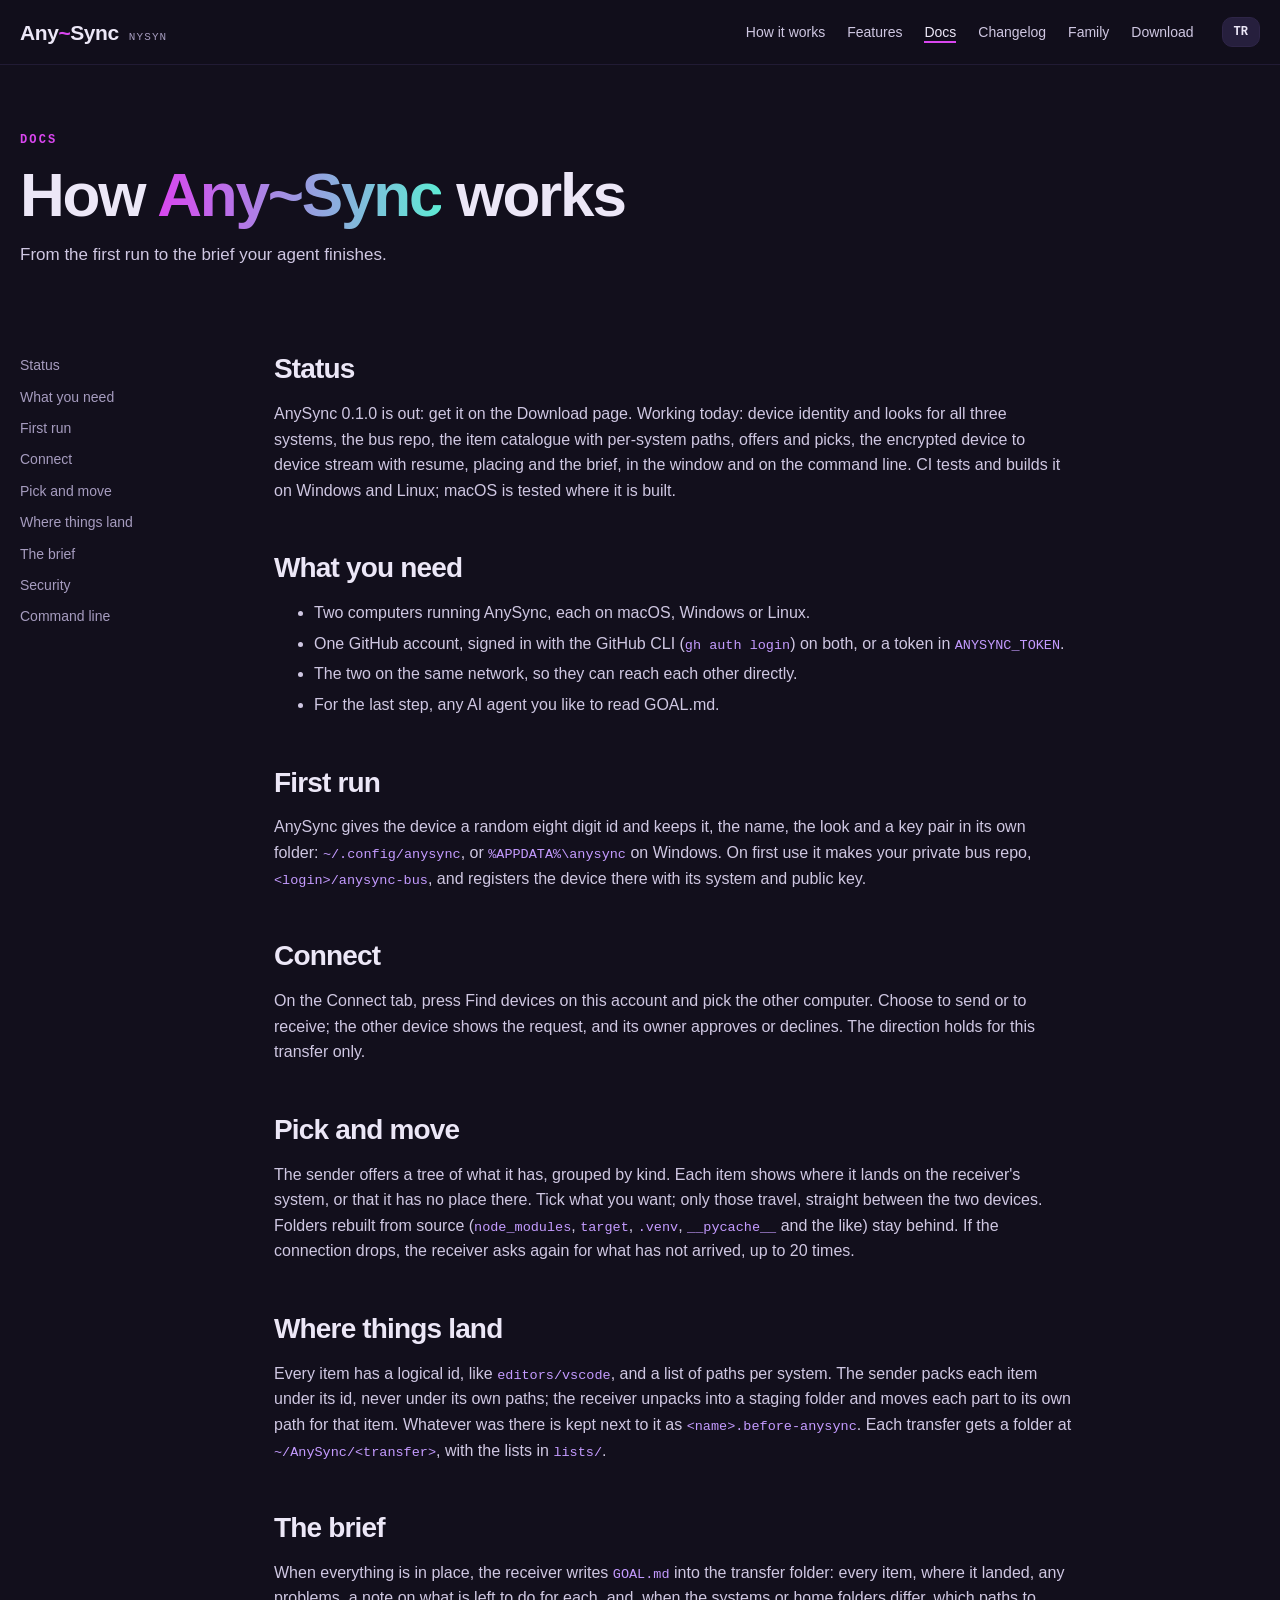
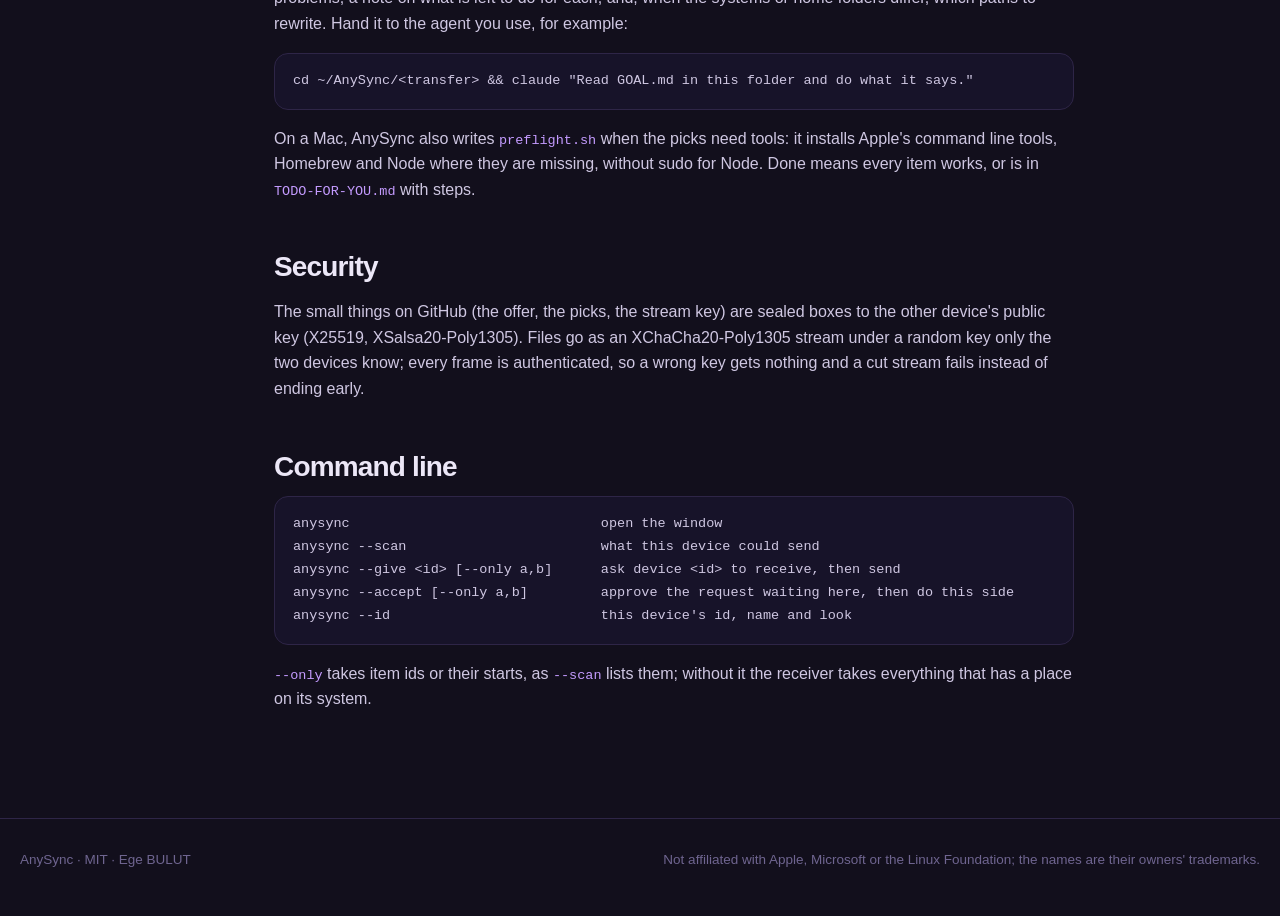
<file: site/docs/index.html>
<!doctype html>
<html lang="en">
<head>
<meta charset="utf-8">
<meta name="viewport" content="width=device-width, initial-scale=1">
<title>Docs: how to move a setup between macOS, Windows and Linux with AnySync</title>
<meta name="description" content="What AnySync needs, the first run, connecting two devices, picking and moving, where things land, the brief for your agent, security and the command line.">
<link rel="canonical" href="https://anysync.vercel.app/docs/">
<meta property="og:type" content="website">
<meta property="og:site_name" content="AnySync">
<meta property="og:url" content="https://anysync.vercel.app/docs/">
<meta property="og:title" content="Docs: how to move a setup between macOS, Windows and Linux with AnySync">
<meta property="og:description" content="What AnySync needs, the first run, connecting two devices, picking and moving, where things land, the brief for your agent, security and the command line.">
<meta property="og:image" content="https://anysync.vercel.app/og.png">
<meta property="og:image:width" content="1200">
<meta property="og:image:height" content="630">
<meta property="og:locale" content="en_US">
<meta name="twitter:card" content="summary_large_image">
<meta name="twitter:title" content="Docs: how to move a setup between macOS, Windows and Linux with AnySync">
<meta name="twitter:description" content="What AnySync needs, the first run, connecting two devices, picking and moving, where things land, the brief for your agent, security and the command line.">
<meta name="twitter:image" content="https://anysync.vercel.app/og.png">
<meta name="theme-color" content="#120f1c">
<link rel="alternate" hreflang="en" href="https://anysync.vercel.app/docs/">
<link rel="alternate" hreflang="tr" href="https://anysync.vercel.app/tr/docs/">
<link rel="alternate" hreflang="x-default" href="https://anysync.vercel.app/docs/">
<link rel="icon" href="data:image/svg+xml,%3Csvg xmlns='http://www.w3.org/2000/svg' viewBox='0 0 32 32'%3E%3Crect width='32' height='32' rx='8' fill='%23120f1c'/%3E%3Cpath d='M7 7L25 25M25 7L7 25' stroke='%23d946ef' stroke-width='3.5' stroke-linecap='round'/%3E%3Ccircle cx='16' cy='16' r='3.5' fill='%235eead4'/%3E%3C/svg%3E">
<link rel="stylesheet" href="../site.css">
</head>
<body>

<nav>
  <div class="wrap">
    <a class="brand" href="../"><span>Any<b>~</b>Sync</span> <small>NYSYN</small></a>
    <div class="links">
      <a href="../#how" class="opt">How it works</a>
      <a href="../features/">Features</a>
      <a href="../docs/" class="on">Docs</a>
      <a href="../changelog/" class="opt">Changelog</a>
      <a href="../#family" class="opt">Family</a>
      <a href="../download/">Download</a>
    </div>
    <a class="btn lang" id="lang" href="../tr/docs/" hreflang="tr" aria-label="Türkçe">TR</a>
  </div>
</nav>

<header class="page-head">
  <div class="wrap">
    <span class="caps">Docs</span>
    <h1>How <em>Any~Sync</em> works</h1>
    <p class="sub">From the first run to the brief your agent finishes.</p>
  </div>
</header>

<section>
  <div class="wrap doc">
    <aside class="toc"><div class="toc-list"><a href="#status">Status</a><a href="#need">What you need</a><a href="#first">First run</a><a href="#connect">Connect</a><a href="#move">Pick and move</a><a href="#land">Where things land</a><a href="#brief">The brief</a><a href="#security">Security</a><a href="#cli">Command line</a></div></aside>
    <div class="prose">
<h2 id="status">Status</h2>
<p>AnySync 0.1.0 is out: get it on the Download page. Working today: device identity and looks for all three systems, the bus repo, the item catalogue with per-system paths, offers and picks, the encrypted device to device stream with resume, placing and the brief, in the window and on the command line. CI tests and builds it on Windows and Linux; macOS is tested where it is built.</p>
<h2 id="need">What you need</h2>
<ul><li>Two computers running AnySync, each on macOS, Windows or Linux.</li><li>One GitHub account, signed in with the GitHub CLI (<code>gh auth login</code>) on both, or a token in <code>ANYSYNC_TOKEN</code>.</li><li>The two on the same network, so they can reach each other directly.</li><li>For the last step, any AI agent you like to read GOAL.md.</li></ul>
<h2 id="first">First run</h2>
<p>AnySync gives the device a random eight digit id and keeps it, the name, the look and a key pair in its own folder: <code>~/.config/anysync</code>, or <code>%APPDATA%\anysync</code> on Windows. On first use it makes your private bus repo, <code>&lt;login&gt;/anysync-bus</code>, and registers the device there with its system and public key.</p>
<h2 id="connect">Connect</h2>
<p>On the Connect tab, press Find devices on this account and pick the other computer. Choose to send or to receive; the other device shows the request, and its owner approves or declines. The direction holds for this transfer only.</p>
<h2 id="move">Pick and move</h2>
<p>The sender offers a tree of what it has, grouped by kind. Each item shows where it lands on the receiver's system, or that it has no place there. Tick what you want; only those travel, straight between the two devices. Folders rebuilt from source (<code>node_modules</code>, <code>target</code>, <code>.venv</code>, <code>__pycache__</code> and the like) stay behind. If the connection drops, the receiver asks again for what has not arrived, up to 20 times.</p>
<h2 id="land">Where things land</h2>
<p>Every item has a logical id, like <code>editors/vscode</code>, and a list of paths per system. The sender packs each item under its id, never under its own paths; the receiver unpacks into a staging folder and moves each part to its own path for that item. Whatever was there is kept next to it as <code>&lt;name&gt;.before-anysync</code>. Each transfer gets a folder at <code>~/AnySync/&lt;transfer&gt;</code>, with the lists in <code>lists/</code>.</p>
<h2 id="brief">The brief</h2>
<p>When everything is in place, the receiver writes <code>GOAL.md</code> into the transfer folder: every item, where it landed, any problems, a note on what is left to do for each, and, when the systems or home folders differ, which paths to rewrite. Hand it to the agent you use, for example:</p>
<pre><code>cd ~/AnySync/&lt;transfer&gt; &amp;&amp; claude "Read GOAL.md in this folder and do what it says."</code></pre>
<p>On a Mac, AnySync also writes <code>preflight.sh</code> when the picks need tools: it installs Apple's command line tools, Homebrew and Node where they are missing, without sudo for Node. Done means every item works, or is in <code>TODO-FOR-YOU.md</code> with steps.</p>
<h2 id="security">Security</h2>
<p>The small things on GitHub (the offer, the picks, the stream key) are sealed boxes to the other device's public key (X25519, XSalsa20-Poly1305). Files go as an XChaCha20-Poly1305 stream under a random key only the two devices know; every frame is authenticated, so a wrong key gets nothing and a cut stream fails instead of ending early.</p>
<h2 id="cli">Command line</h2>
<pre><code>anysync                               open the window
anysync --scan                        what this device could send
anysync --give &lt;id&gt; [--only a,b]      ask device &lt;id&gt; to receive, then send
anysync --accept [--only a,b]         approve the request waiting here, then do this side
anysync --id                          this device's id, name and look</code></pre>
<p><code>--only</code> takes item ids or their starts, as <code>--scan</code> lists them; without it the receiver takes everything that has a place on its system.</p>
    </div>
  </div>
</section>

<footer>
  <div class="wrap">
    <span>AnySync · MIT · Ege BULUT</span>
    <span>Not affiliated with Apple, Microsoft or the Linux Foundation; the names are their owners' trademarks.</span>
  </div>
</footer>

<script src="../site.js"></script>
</body>
</html>
</file>
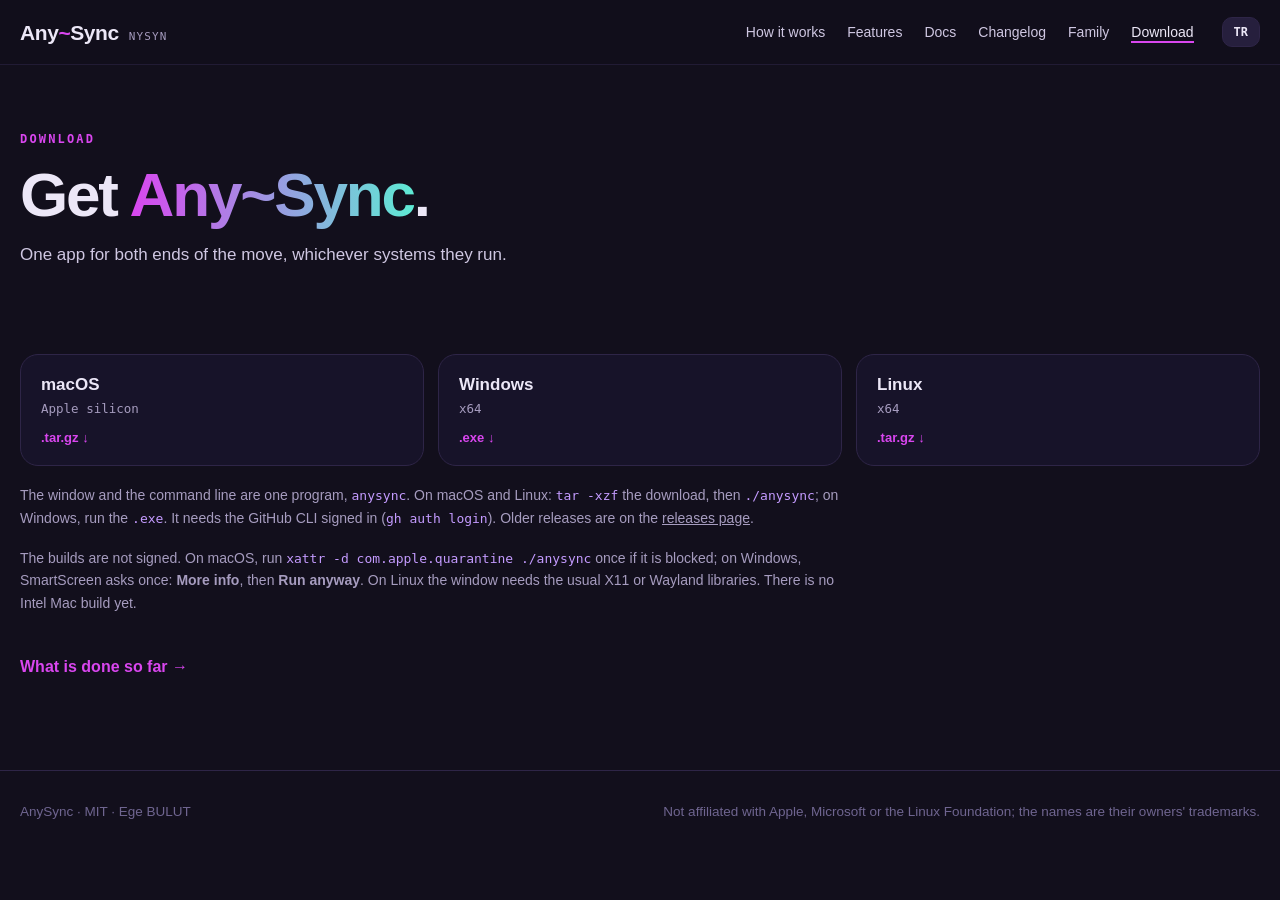
<file: site/download/index.html>
<!doctype html>
<html lang="en">
<head>
<meta charset="utf-8">
<meta name="viewport" content="width=device-width, initial-scale=1">
<title>Download AnySync for macOS, Windows and Linux</title>
<meta name="description" content="AnySync for macOS, Windows and Linux: one app for both ends of the move, whichever systems they run.">
<link rel="canonical" href="https://anysync.vercel.app/download/">
<meta property="og:type" content="website">
<meta property="og:site_name" content="AnySync">
<meta property="og:url" content="https://anysync.vercel.app/download/">
<meta property="og:title" content="Download AnySync for macOS, Windows and Linux">
<meta property="og:description" content="AnySync for macOS, Windows and Linux: one app for both ends of the move, whichever systems they run.">
<meta property="og:image" content="https://anysync.vercel.app/og.png">
<meta property="og:image:width" content="1200">
<meta property="og:image:height" content="630">
<meta property="og:locale" content="en_US">
<meta name="twitter:card" content="summary_large_image">
<meta name="twitter:title" content="Download AnySync for macOS, Windows and Linux">
<meta name="twitter:description" content="AnySync for macOS, Windows and Linux: one app for both ends of the move, whichever systems they run.">
<meta name="twitter:image" content="https://anysync.vercel.app/og.png">
<meta name="theme-color" content="#120f1c">
<link rel="alternate" hreflang="en" href="https://anysync.vercel.app/download/">
<link rel="alternate" hreflang="tr" href="https://anysync.vercel.app/tr/download/">
<link rel="alternate" hreflang="x-default" href="https://anysync.vercel.app/download/">
<link rel="icon" href="data:image/svg+xml,%3Csvg xmlns='http://www.w3.org/2000/svg' viewBox='0 0 32 32'%3E%3Crect width='32' height='32' rx='8' fill='%23120f1c'/%3E%3Cpath d='M7 7L25 25M25 7L7 25' stroke='%23d946ef' stroke-width='3.5' stroke-linecap='round'/%3E%3Ccircle cx='16' cy='16' r='3.5' fill='%235eead4'/%3E%3C/svg%3E">
<link rel="stylesheet" href="../site.css">
</head>
<body>

<nav>
  <div class="wrap">
    <a class="brand" href="../"><span>Any<b>~</b>Sync</span> <small>NYSYN</small></a>
    <div class="links">
      <a href="../#how" class="opt">How it works</a>
      <a href="../features/">Features</a>
      <a href="../docs/">Docs</a>
      <a href="../changelog/" class="opt">Changelog</a>
      <a href="../#family" class="opt">Family</a>
      <a href="../download/" class="on">Download</a>
    </div>
    <a class="btn lang" id="lang" href="../tr/download/" hreflang="tr" aria-label="Türkçe">TR</a>
  </div>
</nav>

<header class="page-head">
  <div class="wrap">
    <span class="caps">Download</span>
    <h1>Get <em>Any~Sync</em>.</h1>
    <p class="sub">One app for both ends of the move, whichever systems they run.</p>
  </div>
</header>

<section>
  <div class="wrap">
    <div class="dl">
      <a class="os" href="https://github.com/Ege-BULUT/AnySync/releases/latest/download/anysync-macos-arm64.tar.gz"><b>macOS</b><span>Apple silicon</span><i>.tar.gz ↓</i></a>
      <a class="os" href="https://github.com/Ege-BULUT/AnySync/releases/latest/download/anysync-windows-x64.exe"><b>Windows</b><span>x64</span><i>.exe ↓</i></a>
      <a class="os" href="https://github.com/Ege-BULUT/AnySync/releases/latest/download/anysync-linux-x64.tar.gz"><b>Linux</b><span>x64</span><i>.tar.gz ↓</i></a>
    </div>
    <p class="note">The window and the command line are one program, <code>anysync</code>. On macOS and Linux: <code>tar -xzf</code> the download, then <code>./anysync</code>; on Windows, run the <code>.exe</code>. It needs the GitHub CLI signed in (<code>gh auth login</code>). Older releases are on the <a href="https://github.com/Ege-BULUT/AnySync/releases">releases page</a>.</p>
    <p class="note">The builds are not signed. On macOS, run <code>xattr -d com.apple.quarantine ./anysync</code> once if it is blocked; on Windows, SmartScreen asks once: <b>More info</b>, then <b>Run anyway</b>. On Linux the window needs the usual X11 or Wayland libraries. There is no Intel Mac build yet.</p>
    <a class="more" href="../changelog/">What is done so far →</a>
  </div>
</section>

<footer>
  <div class="wrap">
    <span>AnySync · MIT · Ege BULUT</span>
    <span>Not affiliated with Apple, Microsoft or the Linux Foundation; the names are their owners' trademarks.</span>
  </div>
</footer>

<script src="../site.js"></script>
</body>
</html>
</file>
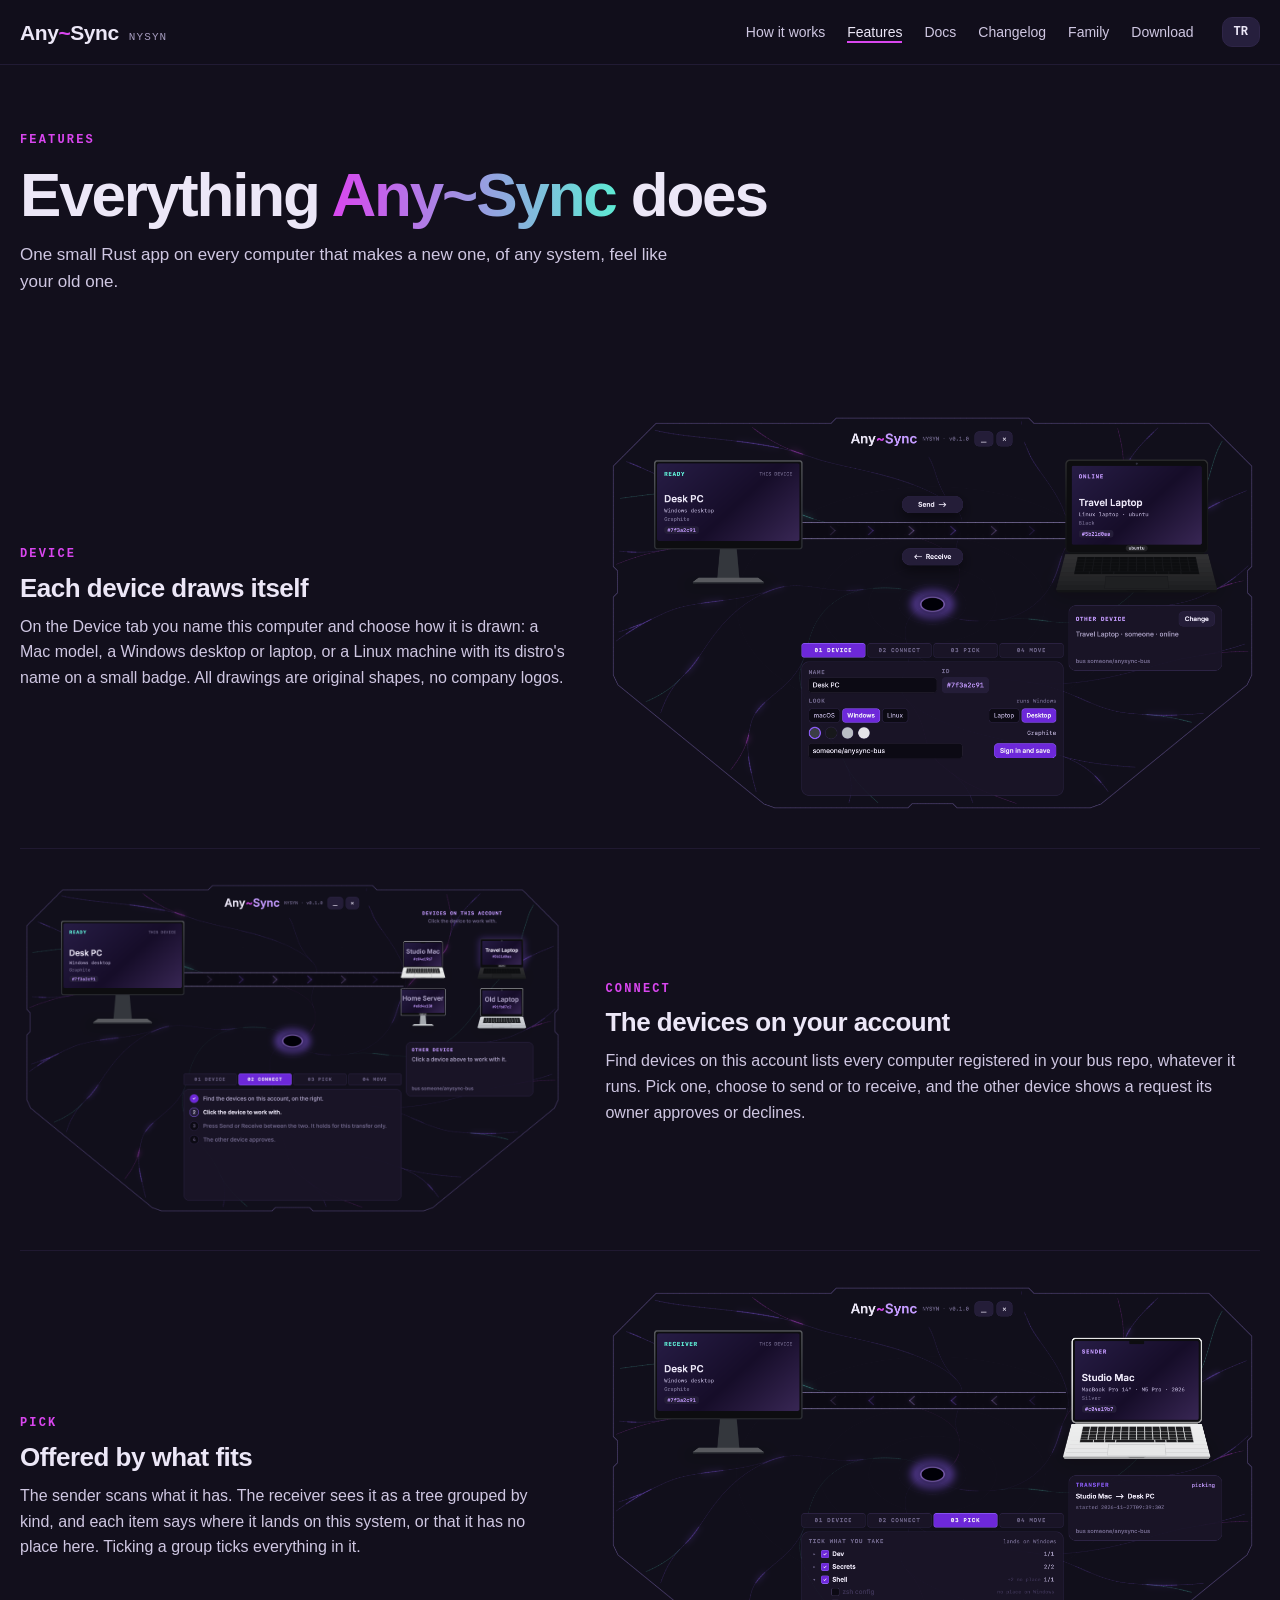
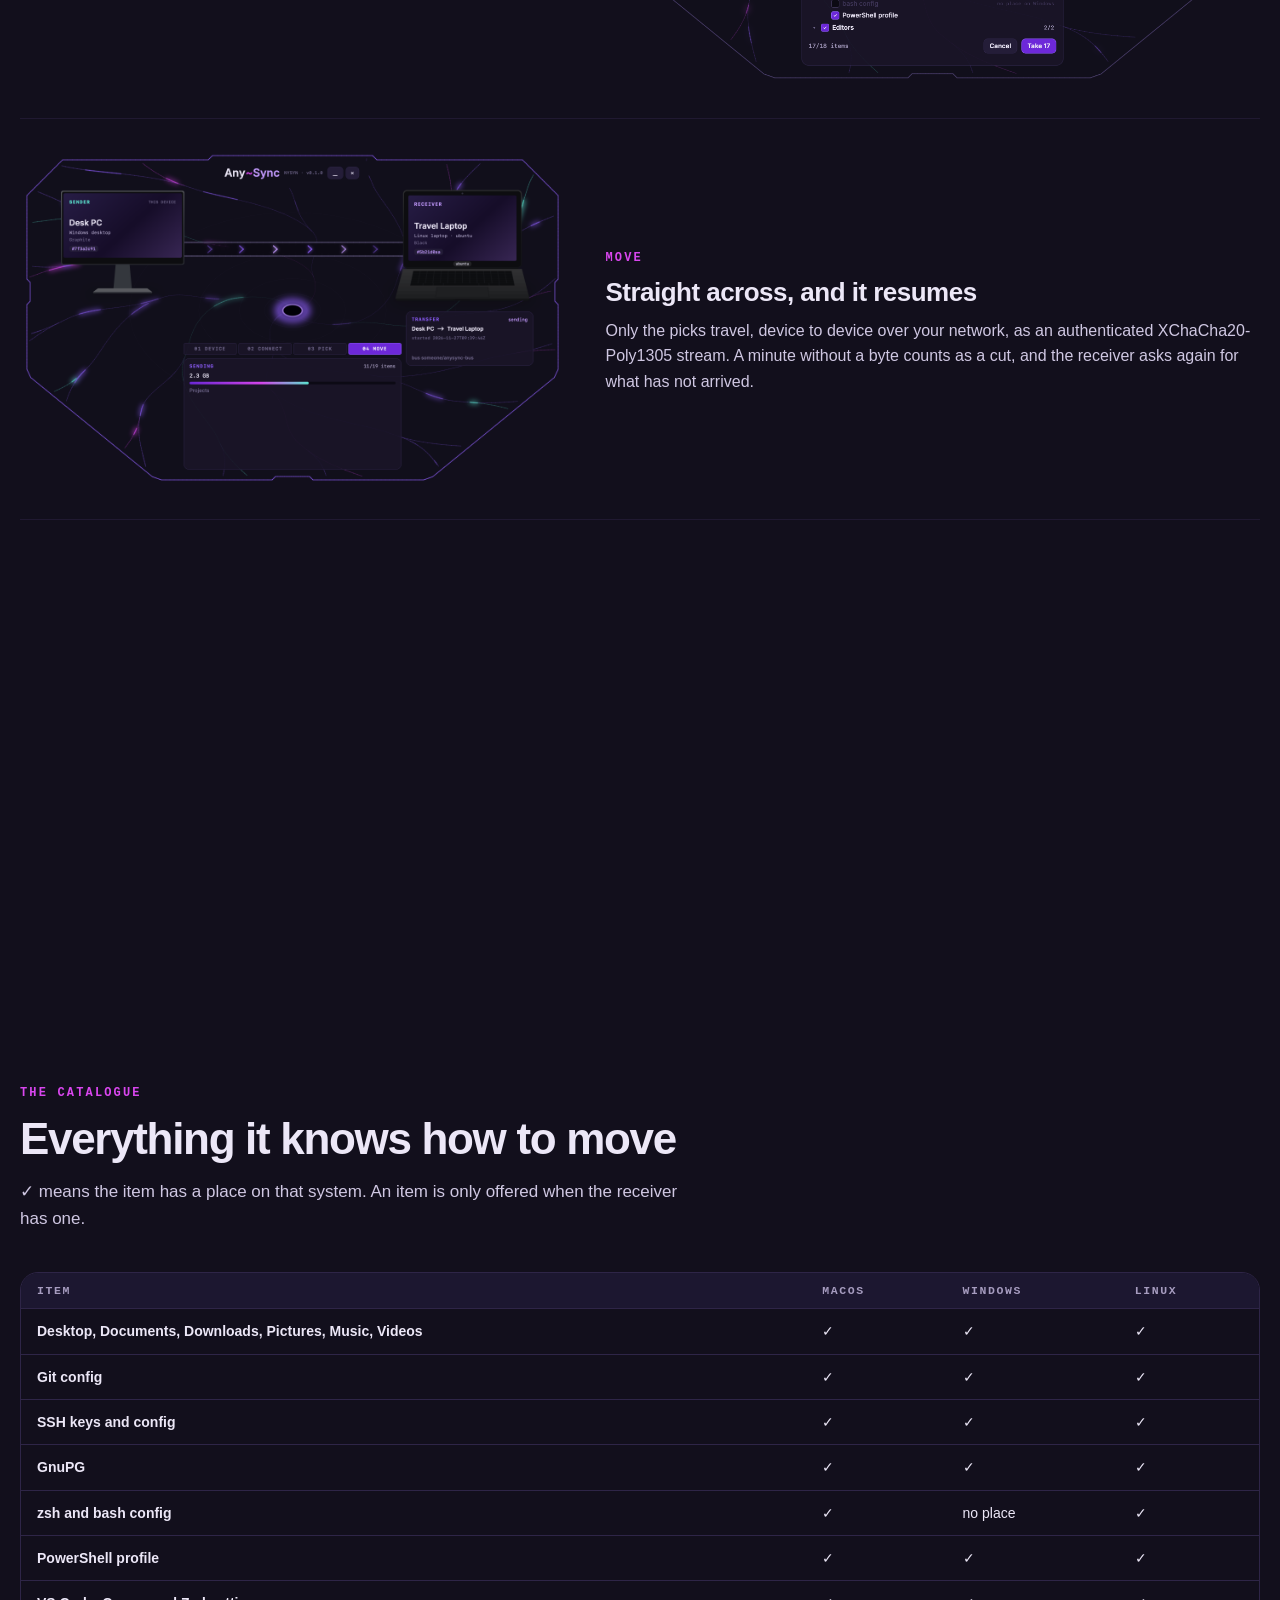
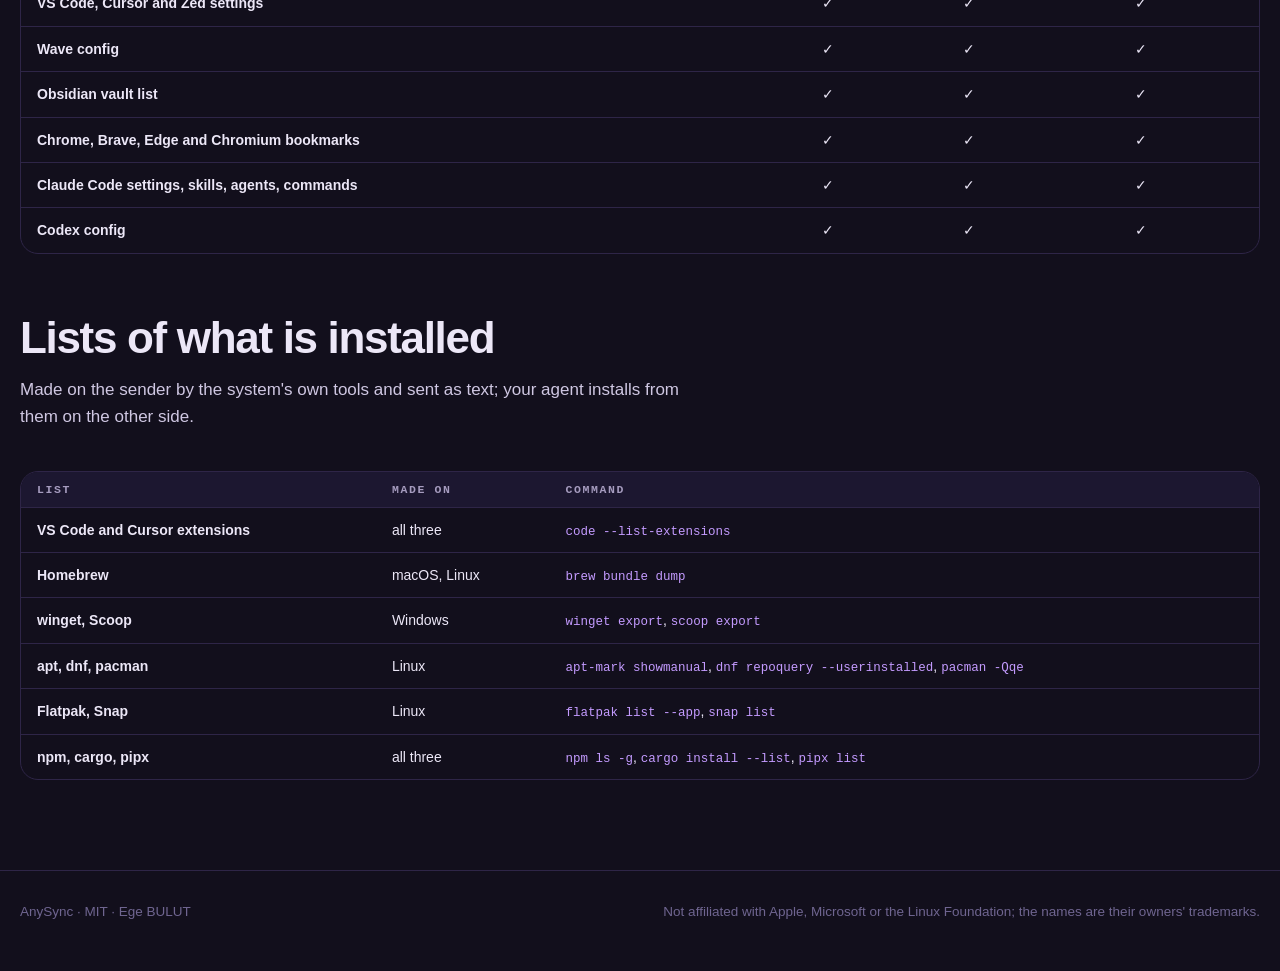
<file: site/features/index.html>
<!doctype html>
<html lang="en">
<head>
<meta charset="utf-8">
<meta name="viewport" content="width=device-width, initial-scale=1">
<title>Features: any system to any system · AnySync</title>
<meta name="description" content="Pick devices of any system, approve, tick what fits the receiver, move it end-to-end encrypted, and hand the rest to your AI agent with GOAL.md.">
<link rel="canonical" href="https://anysync.vercel.app/features/">
<meta property="og:type" content="website">
<meta property="og:site_name" content="AnySync">
<meta property="og:url" content="https://anysync.vercel.app/features/">
<meta property="og:title" content="Features: any system to any system · AnySync">
<meta property="og:description" content="Pick devices of any system, approve, tick what fits the receiver, move it end-to-end encrypted, and hand the rest to your AI agent with GOAL.md.">
<meta property="og:image" content="https://anysync.vercel.app/og.png">
<meta property="og:image:width" content="1200">
<meta property="og:image:height" content="630">
<meta property="og:locale" content="en_US">
<meta name="twitter:card" content="summary_large_image">
<meta name="twitter:title" content="Features: any system to any system · AnySync">
<meta name="twitter:description" content="Pick devices of any system, approve, tick what fits the receiver, move it end-to-end encrypted, and hand the rest to your AI agent with GOAL.md.">
<meta name="twitter:image" content="https://anysync.vercel.app/og.png">
<meta name="theme-color" content="#120f1c">
<link rel="alternate" hreflang="en" href="https://anysync.vercel.app/features/">
<link rel="alternate" hreflang="tr" href="https://anysync.vercel.app/tr/features/">
<link rel="alternate" hreflang="x-default" href="https://anysync.vercel.app/features/">
<link rel="icon" href="data:image/svg+xml,%3Csvg xmlns='http://www.w3.org/2000/svg' viewBox='0 0 32 32'%3E%3Crect width='32' height='32' rx='8' fill='%23120f1c'/%3E%3Cpath d='M7 7L25 25M25 7L7 25' stroke='%23d946ef' stroke-width='3.5' stroke-linecap='round'/%3E%3Ccircle cx='16' cy='16' r='3.5' fill='%235eead4'/%3E%3C/svg%3E">
<link rel="stylesheet" href="../site.css">
</head>
<body>

<nav>
  <div class="wrap">
    <a class="brand" href="../"><span>Any<b>~</b>Sync</span> <small>NYSYN</small></a>
    <div class="links">
      <a href="../#how" class="opt">How it works</a>
      <a href="../features/" class="on">Features</a>
      <a href="../docs/">Docs</a>
      <a href="../changelog/" class="opt">Changelog</a>
      <a href="../#family" class="opt">Family</a>
      <a href="../download/">Download</a>
    </div>
    <a class="btn lang" id="lang" href="../tr/features/" hreflang="tr" aria-label="Türkçe">TR</a>
  </div>
</nav>

<header class="page-head">
  <div class="wrap">
    <span class="caps">Features</span>
    <h1>Everything <em>Any~Sync</em> does</h1>
    <p class="sub">One small Rust app on every computer that makes a new one, of any system, feel like your old one.</p>
  </div>
</header>

<section>
  <div class="wrap">
    <div class="frow reveal">
      <div><span class="caps">DEVICE</span><h3>Each device draws itself</h3><p>On the Device tab you name this computer and choose how it is drawn: a Mac model, a Windows desktop or laptop, or a Linux machine with its distro's name on a small badge. All drawings are original shapes, no company logos.</p></div>
      <img src="../device.png" width="2560" height="1560" alt="Each device draws itself" loading="lazy">
    </div>
    <div class="frow reveal">
      <div><span class="caps">CONNECT</span><h3>The devices on your account</h3><p>Find devices on this account lists every computer registered in your bus repo, whatever it runs. Pick one, choose to send or to receive, and the other device shows a request its owner approves or declines.</p></div>
      <img src="../find.png" width="2560" height="1560" alt="The devices on your account" loading="lazy">
    </div>
    <div class="frow reveal">
      <div><span class="caps">PICK</span><h3>Offered by what fits</h3><p>The sender scans what it has. The receiver sees it as a tree grouped by kind, and each item says where it lands on this system, or that it has no place here. Ticking a group ticks everything in it.</p></div>
      <img src="../pick.png" width="2560" height="1560" alt="Offered by what fits" loading="lazy">
    </div>
    <div class="frow reveal">
      <div><span class="caps">MOVE</span><h3>Straight across, and it resumes</h3><p>Only the picks travel, device to device over your network, as an authenticated XChaCha20-Poly1305 stream. A minute without a byte counts as a cut, and the receiver asks again for what has not arrived.</p></div>
      <img src="../sending.png" width="2560" height="1560" alt="Straight across, and it resumes" loading="lazy">
    </div>
    <div class="frow reveal">
      <div><span class="caps">BRIEF</span><h3>A brief your agent can act on</h3><p>Each item lands where this system keeps it, and what was there is kept as <code>.before-anysync</code>. Then the receiver writes GOAL.md: what landed where, the problems, the old home's paths to rewrite and the lists of tools to install. On a Mac it also writes a preflight script for Apple's command line tools, Homebrew and Node.</p></div>
      <img src="../done.png" width="2560" height="1560" alt="A brief your agent can act on" loading="lazy">
    </div>
  </div>
</section>

<section class="tight">
  <div class="wrap">
    <span class="caps">The catalogue</span>
    <h2>Everything it knows how to move</h2>
    <p class="sub">✓ means the item has a place on that system. An item is only offered when the receiver has one.</p>
    <div class="land fit"><table>
      <thead><tr><th>Item</th><th>macOS</th><th>Windows</th><th>Linux</th></tr></thead>
      <tbody>
      <tr><td>Desktop, Documents, Downloads, Pictures, Music, Videos</td><td>✓</td><td>✓</td><td>✓</td></tr>
      <tr><td>Git config</td><td>✓</td><td>✓</td><td>✓</td></tr>
      <tr><td>SSH keys and config</td><td>✓</td><td>✓</td><td>✓</td></tr>
      <tr><td>GnuPG</td><td>✓</td><td>✓</td><td>✓</td></tr>
      <tr><td>zsh and bash config</td><td>✓</td><td>no place</td><td>✓</td></tr>
      <tr><td>PowerShell profile</td><td>✓</td><td>✓</td><td>✓</td></tr>
      <tr><td>VS Code, Cursor and Zed settings</td><td>✓</td><td>✓</td><td>✓</td></tr>
      <tr><td>Wave config</td><td>✓</td><td>✓</td><td>✓</td></tr>
      <tr><td>Obsidian vault list</td><td>✓</td><td>✓</td><td>✓</td></tr>
      <tr><td>Chrome, Brave, Edge and Chromium bookmarks</td><td>✓</td><td>✓</td><td>✓</td></tr>
      <tr><td>Claude Code settings, skills, agents, commands</td><td>✓</td><td>✓</td><td>✓</td></tr>
      <tr><td>Codex config</td><td>✓</td><td>✓</td><td>✓</td></tr>
      </tbody></table></div>
    <h2 style="margin-top:60px">Lists of what is installed</h2>
    <p class="sub">Made on the sender by the system's own tools and sent as text; your agent installs from them on the other side.</p>
    <div class="land"><table>
      <thead><tr><th>List</th><th>Made on</th><th>Command</th></tr></thead>
      <tbody>
      <tr><td>VS Code and Cursor extensions</td><td>all three</td><td><code>code --list-extensions</code></td></tr>
      <tr><td>Homebrew</td><td>macOS, Linux</td><td><code>brew bundle dump</code></td></tr>
      <tr><td>winget, Scoop</td><td>Windows</td><td><code>winget export</code>, <code>scoop export</code></td></tr>
      <tr><td>apt, dnf, pacman</td><td>Linux</td><td><code>apt-mark showmanual</code>, <code>dnf repoquery --userinstalled</code>, <code>pacman -Qqe</code></td></tr>
      <tr><td>Flatpak, Snap</td><td>Linux</td><td><code>flatpak list --app</code>, <code>snap list</code></td></tr>
      <tr><td>npm, cargo, pipx</td><td>all three</td><td><code>npm ls -g</code>, <code>cargo install --list</code>, <code>pipx list</code></td></tr>
      </tbody></table></div>
  </div>
</section>

<footer>
  <div class="wrap">
    <span>AnySync · MIT · Ege BULUT</span>
    <span>Not affiliated with Apple, Microsoft or the Linux Foundation; the names are their owners' trademarks.</span>
  </div>
</footer>

<script src="../site.js"></script>
</body>
</html>
</file>
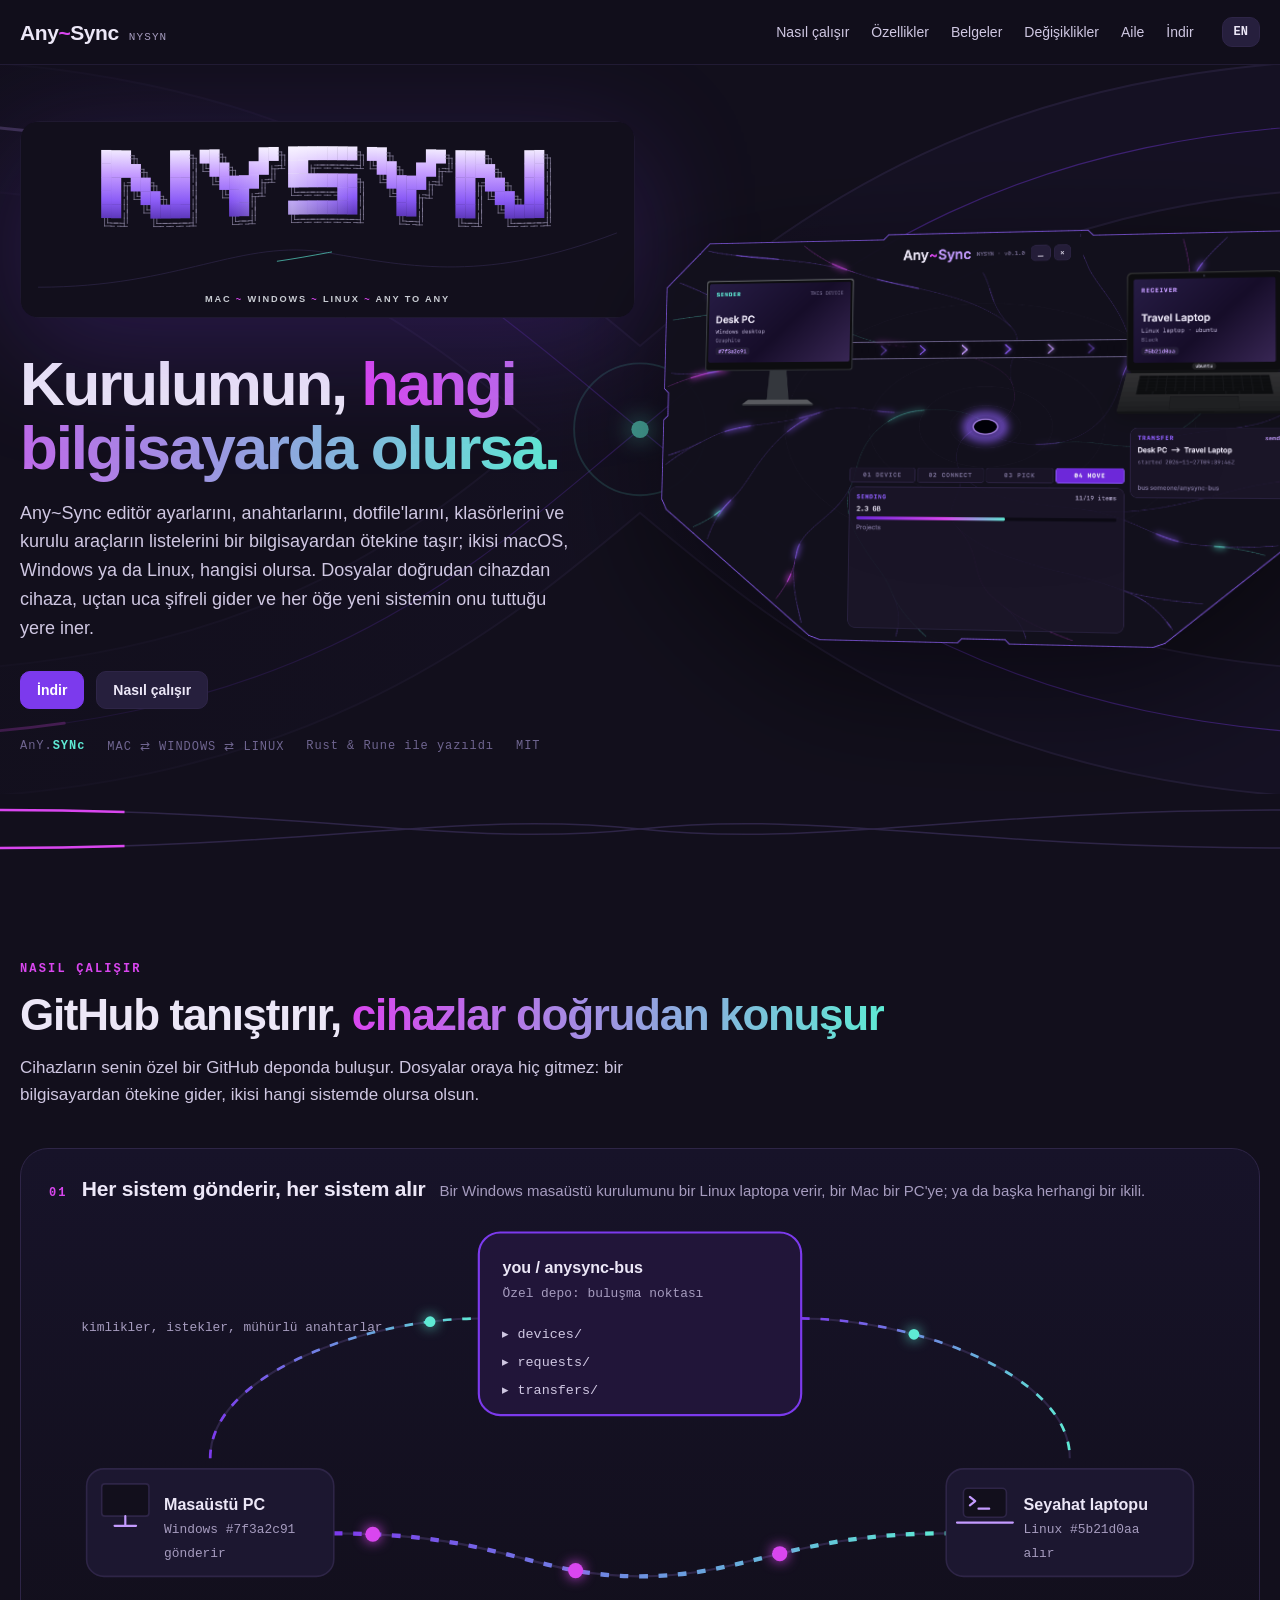
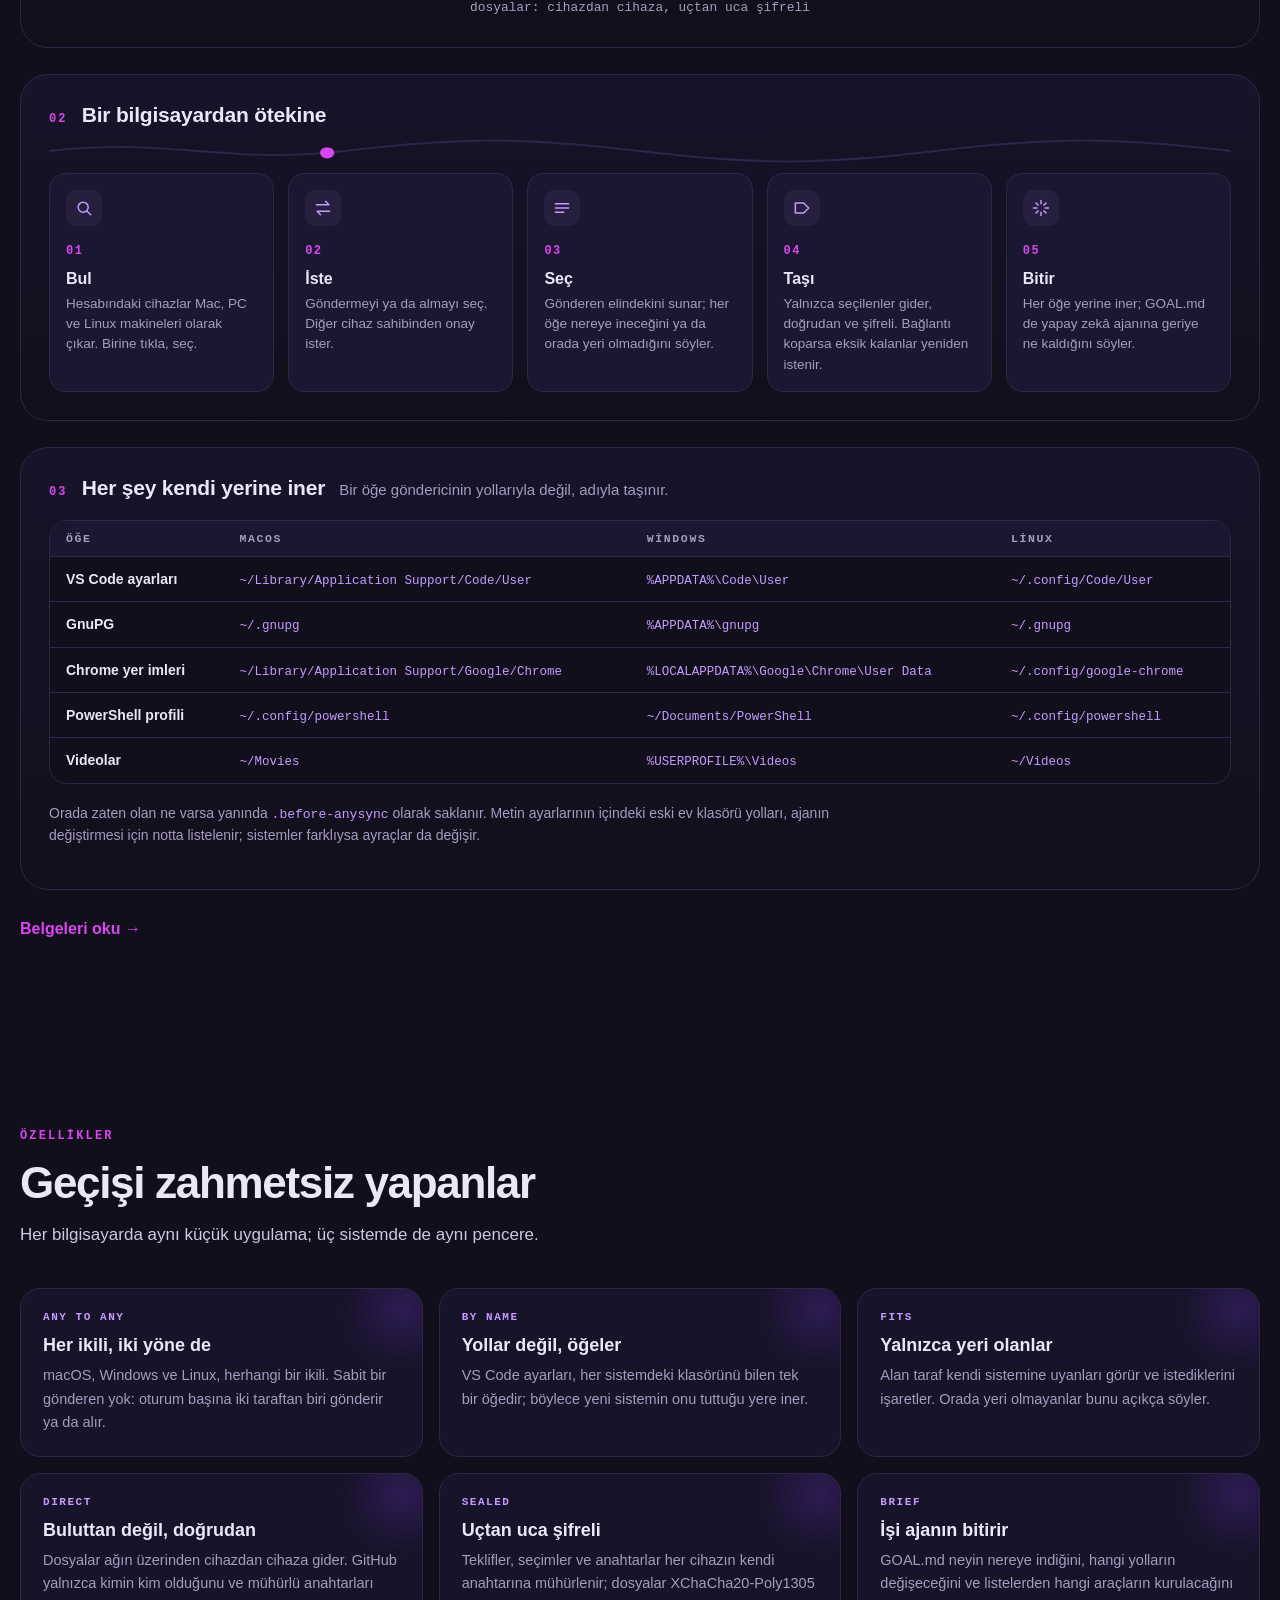
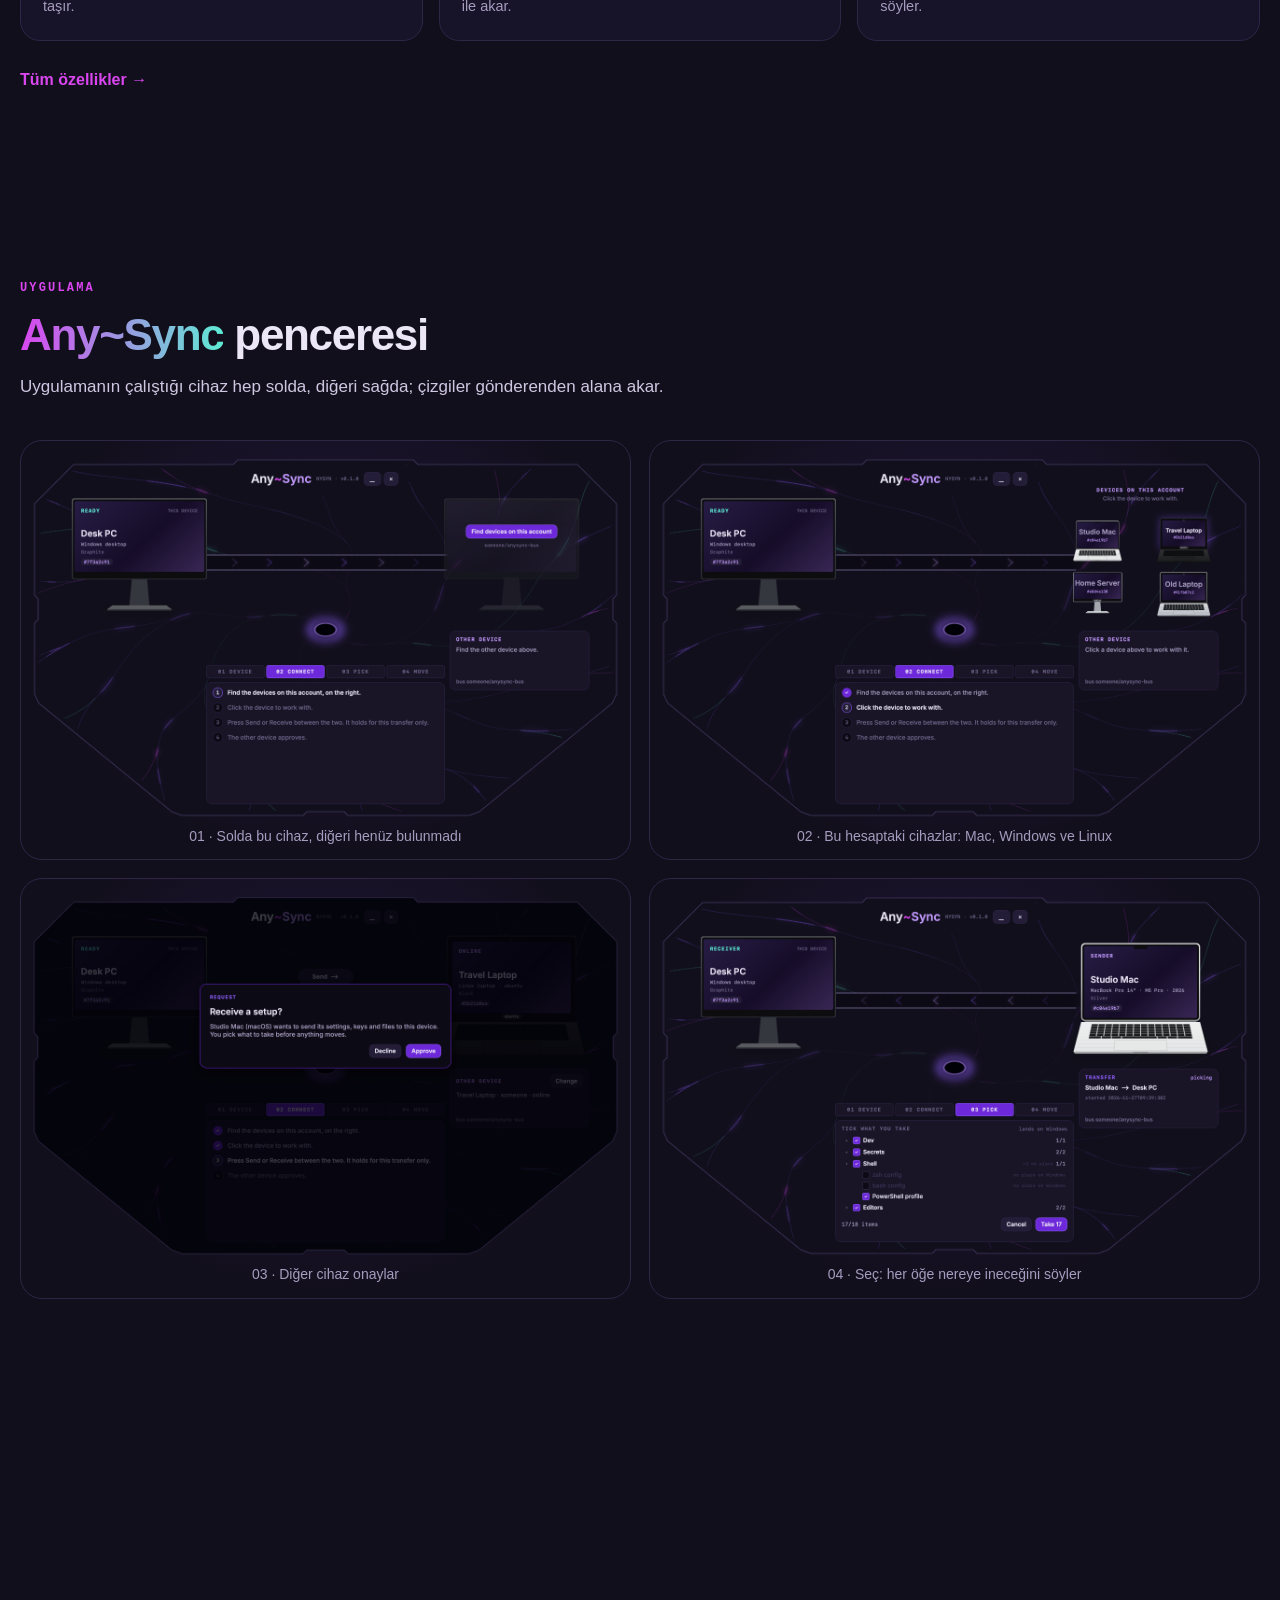
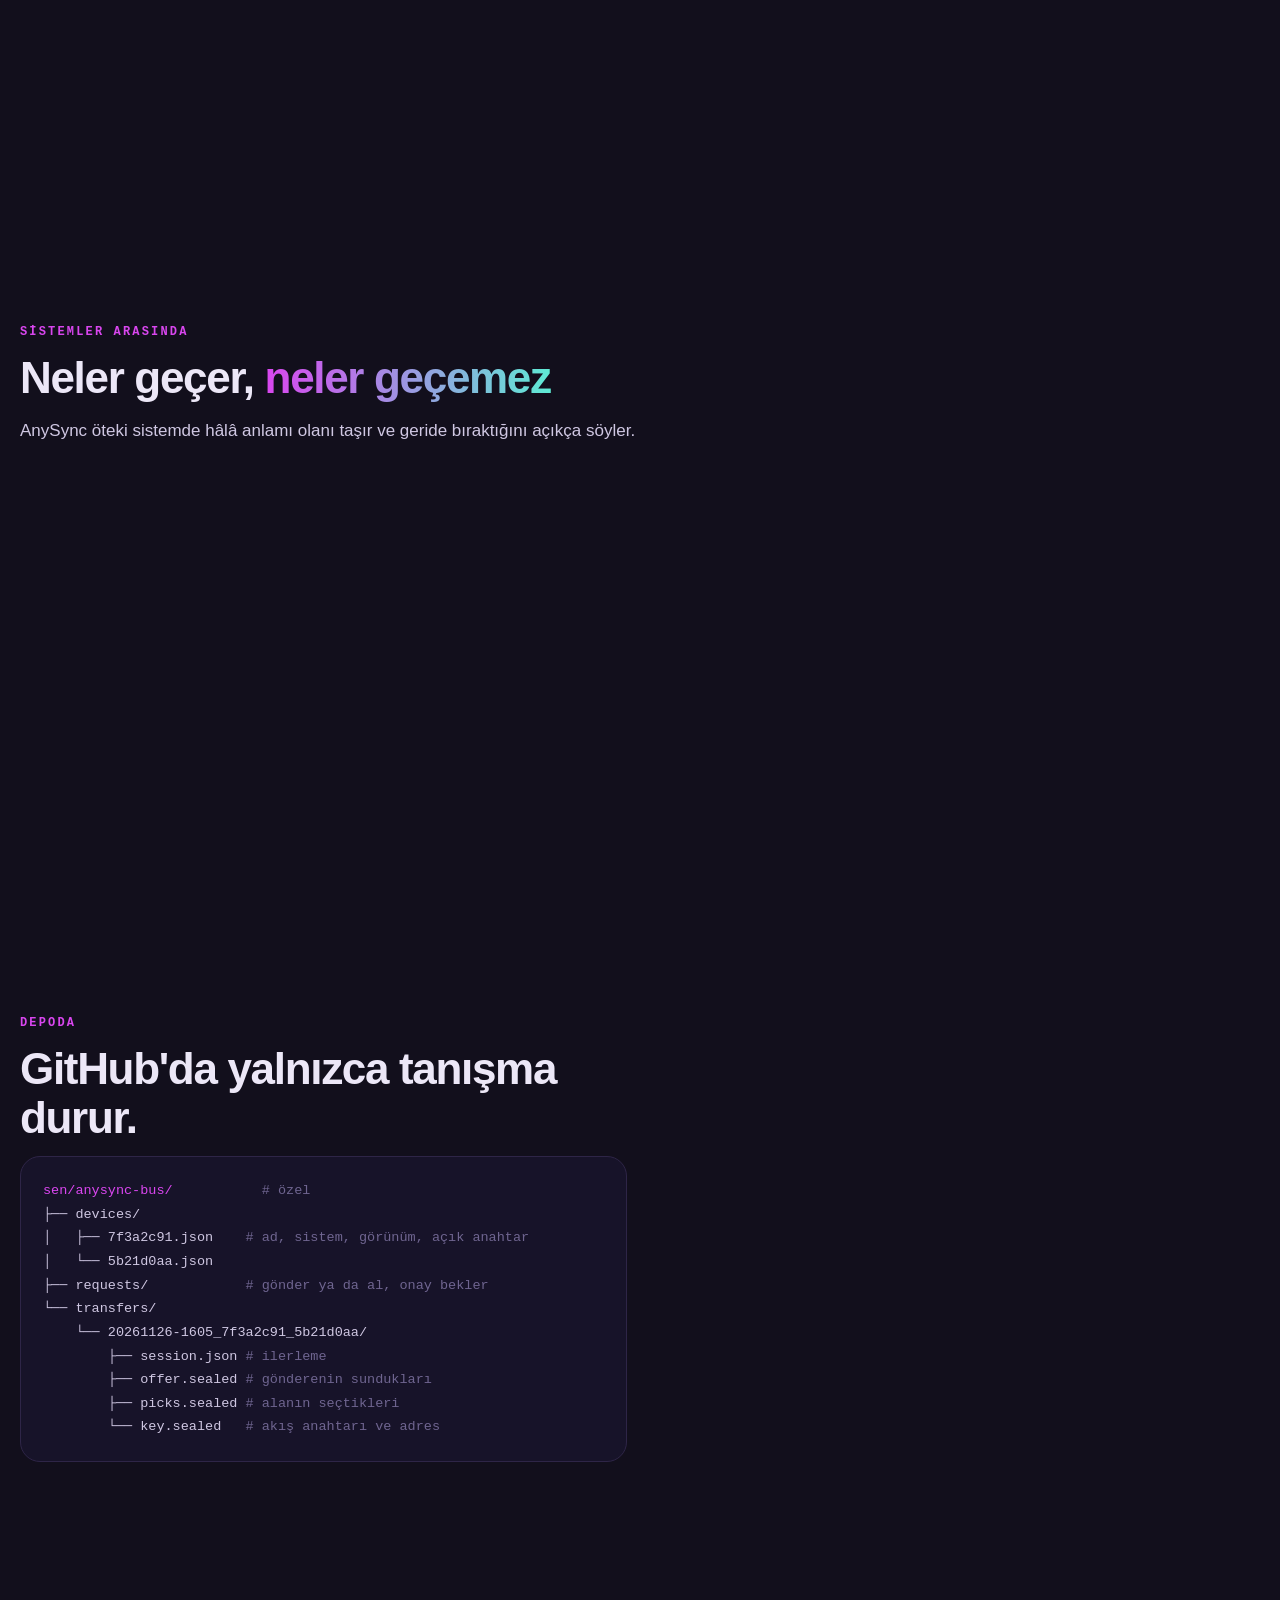
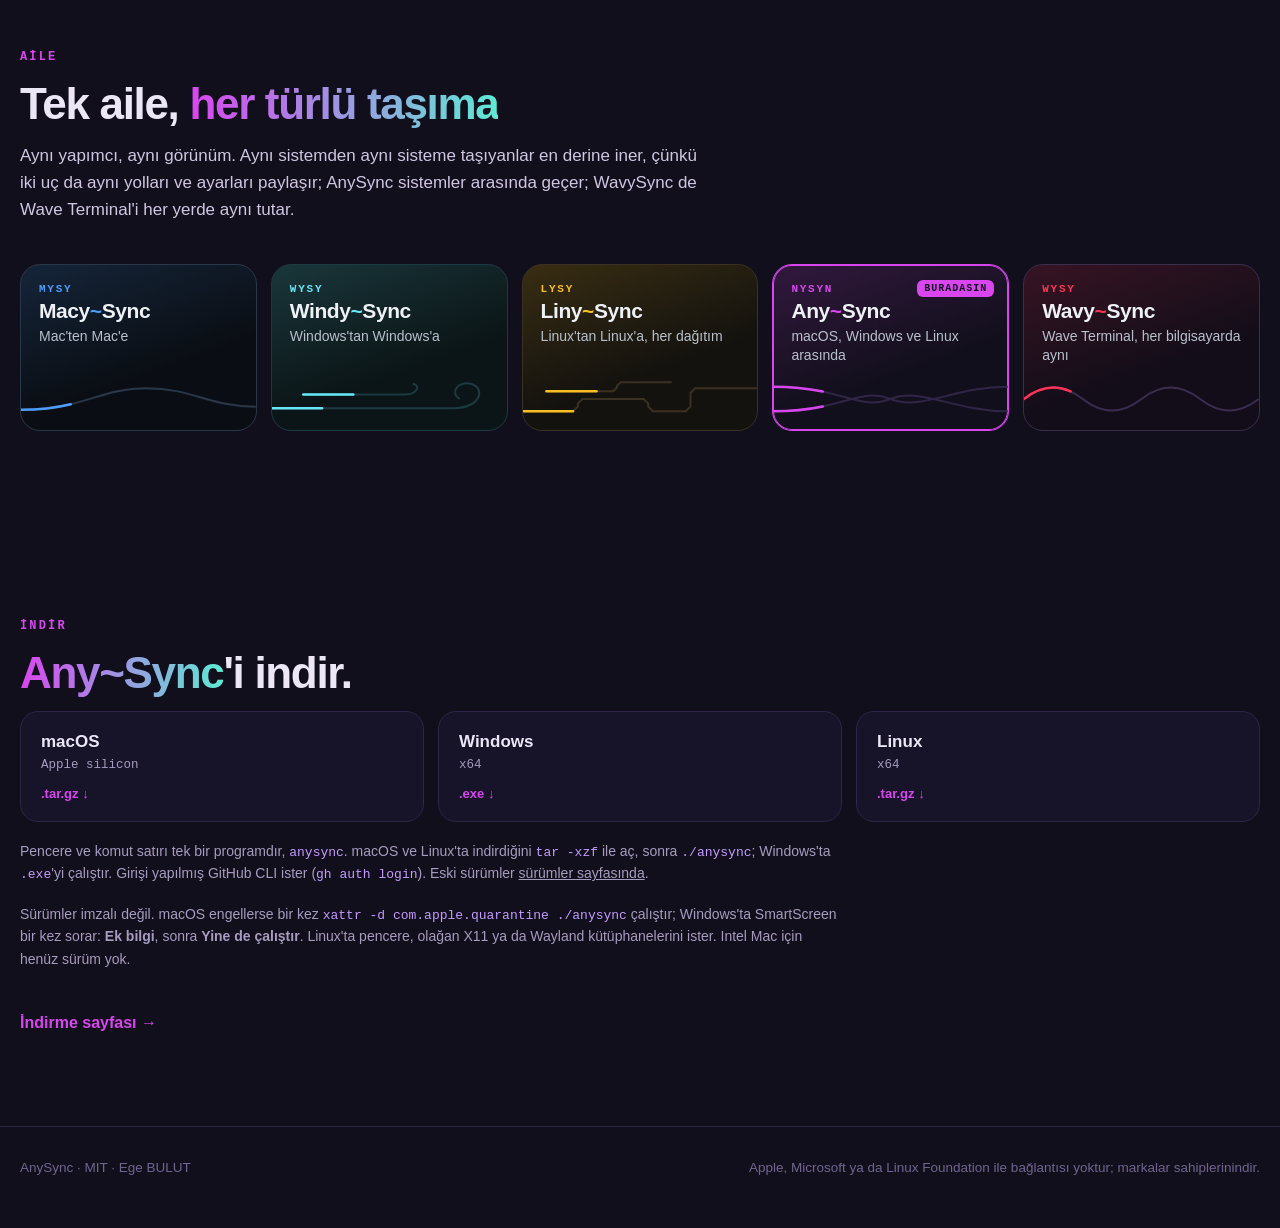
<file: site/tr/index.html>
<!doctype html>
<html lang="tr">
<head>
<meta charset="utf-8">
<meta name="viewport" content="width=device-width, initial-scale=1">
<title>AnySync: kurulumunu macOS, Windows ve Linux arasında taşı</title>
<meta name="description" content="AnySync editör ayarlarını, anahtarlarını, dotfile'larını, klasörlerini ve kurulu araçların listelerini bir bilgisayardan ötekine taşır; ikisi macOS, Windows ya da Linux, hangisi olursa. Cihazdan cihaza, uçtan uca şifreli; kurulumu yapay zekâ ajanın için yazılan bir not bitirir.">
<link rel="canonical" href="https://anysync.vercel.app/tr/">
<meta property="og:type" content="website">
<meta property="og:site_name" content="AnySync">
<meta property="og:url" content="https://anysync.vercel.app/tr/">
<meta property="og:title" content="AnySync: kurulumunu macOS, Windows ve Linux arasında taşı">
<meta property="og:description" content="AnySync editör ayarlarını, anahtarlarını, dotfile'larını, klasörlerini ve kurulu araçların listelerini bir bilgisayardan ötekine taşır; ikisi macOS, Windows ya da Linux, hangisi olursa. Cihazdan cihaza, uçtan uca şifreli; kurulumu yapay zekâ ajanın için yazılan bir not bitirir.">
<meta property="og:image" content="https://anysync.vercel.app/og.png">
<meta property="og:image:width" content="1200">
<meta property="og:image:height" content="630">
<meta property="og:locale" content="tr_TR">
<meta name="twitter:card" content="summary_large_image">
<meta name="twitter:title" content="AnySync: kurulumunu macOS, Windows ve Linux arasında taşı">
<meta name="twitter:description" content="AnySync editör ayarlarını, anahtarlarını, dotfile'larını, klasörlerini ve kurulu araçların listelerini bir bilgisayardan ötekine taşır; ikisi macOS, Windows ya da Linux, hangisi olursa. Cihazdan cihaza, uçtan uca şifreli; kurulumu yapay zekâ ajanın için yazılan bir not bitirir.">
<meta name="twitter:image" content="https://anysync.vercel.app/og.png">
<meta name="theme-color" content="#120f1c">
<script type="application/ld+json">{"@context": "https://schema.org", "@type": "SoftwareApplication", "name": "AnySync", "applicationCategory": "UtilitiesApplication", "operatingSystem": "macOS, Windows, Linux", "url": "https://anysync.vercel.app/", "downloadUrl": "https://github.com/Ege-BULUT/AnySync/releases/latest", "softwareVersion": "0.1.0", "license": "https://opensource.org/licenses/MIT", "image": "https://anysync.vercel.app/og.png", "description": "AnySync editör ayarlarını, anahtarlarını, dotfile'larını, klasörlerini ve kurulu araçların listelerini bir bilgisayardan ötekine taşır; ikisi macOS, Windows ya da Linux, hangisi olursa. Cihazdan cihaza, uçtan uca şifreli; kurulumu yapay zekâ ajanın için yazılan bir not bitirir.", "author": {"@type": "Person", "name": "Ege BULUT", "url": "https://github.com/Ege-BULUT"}, "offers": {"@type": "Offer", "price": "0", "priceCurrency": "USD"}}</script>
<link rel="alternate" hreflang="en" href="https://anysync.vercel.app/">
<link rel="alternate" hreflang="tr" href="https://anysync.vercel.app/tr/">
<link rel="alternate" hreflang="x-default" href="https://anysync.vercel.app/">
<link rel="icon" href="data:image/svg+xml,%3Csvg xmlns='http://www.w3.org/2000/svg' viewBox='0 0 32 32'%3E%3Crect width='32' height='32' rx='8' fill='%23120f1c'/%3E%3Cpath d='M7 7L25 25M25 7L7 25' stroke='%23d946ef' stroke-width='3.5' stroke-linecap='round'/%3E%3Ccircle cx='16' cy='16' r='3.5' fill='%235eead4'/%3E%3C/svg%3E">
<link rel="stylesheet" href="../site.css">
</head>
<body>

<nav>
  <div class="wrap">
    <a class="brand" href="./"><span>Any<b>~</b>Sync</span> <small>NYSYN</small></a>
    <div class="links">
      <a href="#how" class="opt">Nasıl çalışır</a>
      <a href="features/">Özellikler</a>
      <a href="docs/">Belgeler</a>
      <a href="changelog/" class="opt">Değişiklikler</a>
      <a href="#family" class="opt">Aile</a>
      <a href="download/">İndir</a>
    </div>
    <a class="btn lang" id="lang" href="../" hreflang="en" aria-label="English">EN</a>
  </div>
</nav>

<header class="hero">
  <svg class="bg" viewBox="0 0 1440 760" preserveAspectRatio="xMidYMid slice" aria-hidden="true">
    <g class="x-ribbon"><path class="xo" d="M -80 60 C 380 60 560 250 720 380 S 1060 700 1520 700"/><path class="xo" d="M -80 700 C 380 700 560 510 720 380 S 1060 60 1520 60"/><path class="xf" d="M -80 60 C 380 60 560 250 720 380 S 1060 700 1520 700"/><path class="xf" d="M -80 700 C 380 700 560 510 720 380 S 1060 60 1520 60"/></g>
    <path class="xl base" d="M -80 60 C 380 60 560 250 720 380 S 1060 700 1520 700"/><path class="xl base" d="M -80 700 C 380 700 560 510 720 380 S 1060 60 1520 60"/>
    <path class="xl a" d="M -80 60 C 380 60 560 250 720 380 S 1060 700 1520 700"/>
    <path class="xl b" d="M -80 700 C 380 700 560 510 720 380 S 1060 60 1520 60"/>
    <path class="xl c" d="M -80 440 C 300 300 520 400 720 380 S 1180 320 1520 430"/>
    <circle class="xring" cx="720" cy="380" r="10"><animate attributeName="r" values="10;90" dur="3.2s" repeatCount="indefinite"/><animate attributeName="opacity" values=".9;0" dur="3.2s" repeatCount="indefinite"/></circle>
    <circle class="xhub" cx="720" cy="380" r="9"/>
  </svg>
  <div class="wrap hero-grid">
    <div>
      <img class="logo" src="../logo.svg" alt="NYSYN, AnySync logo">
      <h1>Kurulumun,&nbsp;<em>hangi bilgisayarda olursa.</em></h1>
      <p class="lead">Any~Sync editör ayarlarını, anahtarlarını, dotfile'larını, klasörlerini ve kurulu araçların listelerini bir bilgisayardan ötekine taşır; ikisi macOS, Windows ya da Linux, hangisi olursa. Dosyalar doğrudan cihazdan cihaza, uçtan uca şifreli gider ve her öğe yeni sistemin onu tuttuğu yere iner.</p>
      <div class="cta">
        <a class="btn red" href="download/">İndir</a>
        <a class="btn" href="#how">Nasıl çalışır</a>
      </div>
      <div class="ticker"><span>AnY.<b>SYNc</b></span><span>MAC ⇄ WINDOWS ⇄ LINUX</span><span>Rust &amp; Rune ile yazıldı</span><span>MIT</span></div>
    </div>
    <div class="shot"><img src="../sending.png" width="2560" height="1560" alt="AnySync penceresi: solda bir Windows masaüstü, sağdaki Linux laptopa gönderiyor"></div>
  </div>
</header>

<svg class="divider" viewBox="0 0 1440 70" preserveAspectRatio="none" aria-hidden="true"><path d="M0 54 C 360 54 520 16 720 35 S 1080 16 1440 16"/><path class="run" style="animation-delay:-0s" d="M0 54 C 360 54 520 16 720 35 S 1080 16 1440 16"/><path d="M0 16 C 360 16 520 54 720 35 S 1080 54 1440 54"/><path class="run" style="animation-delay:-2s" d="M0 16 C 360 16 520 54 720 35 S 1080 54 1440 54"/></svg>

<section id="how">
  <div class="wrap">
    <span class="caps">Nasıl çalışır</span>
    <h2>GitHub tanıştırır, <em>cihazlar doğrudan konuşur</em></h2>
    <p class="sub">Cihazların senin özel bir GitHub deponda buluşur. Dosyalar oraya hiç gitmez: bir bilgisayardan ötekine gider, ikisi hangi sistemde olursa olsun.</p>

    <div class="stage reveal">
      <div class="stage-head"><span class="caps">01</span><h3>Her sistem gönderir, her sistem alır</h3><p>Bir Windows masaüstü kurulumunu bir Linux laptopa verir, bir Mac bir PC'ye; ya da başka herhangi bir ikili.</p></div>
      <svg viewBox="0 0 1100 380" role="img" aria-label="İki cihaz özel bir GitHub deposunda buluşur ve dosyaları birbirine doğrudan gönderir">
        <defs><linearGradient id="wireGrad" x1="0" x2="1"><stop offset="0" stop-color="#7c3aed"/><stop offset="1" stop-color="#5eead4"/></linearGradient></defs>
        <path id="c1" class="wire" d="M 150 230 C 150 150 300 100 400 100"/>
        <path id="c2" class="wire" d="M 700 100 C 800 100 950 150 950 230"/>
        <path class="wire hot" d="M 150 230 C 150 150 300 100 400 100"/>
        <path class="wire hot" style="animation-delay:-.6s" d="M 700 100 C 800 100 950 150 950 230"/>
        <path id="dw" class="wire" d="M 265 300 C 420 300 450 340 550 340 S 690 300 835 300"/>
        <path class="wire hot" style="stroke-width:4" d="M 265 300 C 420 300 450 340 550 340 S 690 300 835 300"/>
        <g class="node repo" transform="translate(400 20)">
          <rect width="300" height="170" rx="20"/>
          <text class="t" x="22" y="38">you / anysync-bus</text>
          <text class="s" x="22" y="60">Özel depo: buluşma noktası</text>
          <text class="folder on" x="22" y="98">▸ devices/</text>
          <text class="folder on" style="animation-delay:1s" x="22" y="124">▸ requests/</text>
          <text class="folder on" style="animation-delay:2s" x="22" y="150">▸ transfers/</text>
        </g>
        <g class="node" transform="translate(35 240)"><rect width="230" height="100" rx="16"/><rect class="scr" x="14" y="14" width="44" height="30" rx="3"/><path class="ink" d="M36 44 V52 M26 53 H46"/><text class="t" x="72" y="38">Masaüstü PC</text><text class="s" x="72" y="60">Windows #7f3a2c91</text><text class="s" x="72" y="82" fill="#d946ef">gönderir</text></g>
        <g class="node" transform="translate(835 240)"><rect width="230" height="100" rx="16"/><rect class="scr" x="16" y="18" width="40" height="27" rx="4"/><path class="ink" d="M10 50 H62 M22 26 l5 4 -5 4 M30 37 H40"/><text class="t" x="72" y="38">Seyahat laptopu</text><text class="s" x="72" y="60">Linux #5b21d0aa</text><text class="s" x="72" y="82" fill="#5eead4">alır</text></g>
        <text class="s" x="30" y="112" style="font:500 12px var(--mono);fill:var(--muted)">kimlikler, istekler, mühürlü anahtarlar</text>
        <text class="s" x="550" y="372" text-anchor="middle" style="font:500 12px var(--mono);fill:var(--muted)">dosyalar: cihazdan cihaza, uçtan uca şifreli</text>
        <circle class="pkt v" r="5"><animateMotion dur="3s" repeatCount="indefinite"><mpath href="#c1"/></animateMotion></circle>
        <circle class="pkt v" r="5"><animateMotion dur="3s" begin="1.5s" repeatCount="indefinite"><mpath href="#c2"/></animateMotion></circle>
        <circle class="pkt" r="7"><animateMotion dur="2.4s" repeatCount="indefinite"><mpath href="#dw"/></animateMotion></circle>
        <circle class="pkt" r="7"><animateMotion dur="2.4s" begin=".8s" repeatCount="indefinite"><mpath href="#dw"/></animateMotion></circle>
        <circle class="pkt" r="7"><animateMotion dur="2.4s" begin="1.6s" repeatCount="indefinite"><mpath href="#dw"/></animateMotion></circle>
      </svg>
    </div>

    <div class="stage reveal">
      <div class="stage-head"><span class="caps">02</span><h3>Bir bilgisayardan ötekine</h3></div>
      <div class="steps">
        <div class="rail" aria-hidden="true"><svg viewBox="0 0 1000 30" preserveAspectRatio="none"><path d="M0 15 C 100 0 150 30 250 15 S 400 0 500 15 S 650 30 750 15 S 900 0 1000 15" fill="none" stroke="var(--edge)" stroke-width="2"/><circle r="6" fill="var(--red2)"><animateMotion dur="10s" repeatCount="indefinite" path="M0 15 C 100 0 150 30 250 15 S 400 0 500 15 S 650 30 750 15 S 900 0 1000 15"/></circle></svg></div>
        <div class="step"><div class="ic"><svg viewBox="0 0 24 24"><circle cx="11" cy="11" r="6"/><path d="M20 20l-4.5-4.5"/></svg></div><span class="n">01</span><h4>Bul</h4><p>Hesabındaki cihazlar Mac, PC ve Linux makineleri olarak çıkar. Birine tıkla, seç.</p></div>
        <div class="step"><div class="ic"><svg viewBox="0 0 24 24"><path d="M4 8h15l-4-4M20 16H5l4 4"/></svg></div><span class="n">02</span><h4>İste</h4><p>Göndermeyi ya da almayı seç. Diğer cihaz sahibinden onay ister.</p></div>
        <div class="step"><div class="ic"><svg viewBox="0 0 24 24"><path d="M4 7h16M4 12h16M4 17h10"/></svg></div><span class="n">03</span><h4>Seç</h4><p>Gönderen elindekini sunar; her öğe nereye ineceğini ya da orada yeri olmadığını söyler.</p></div>
        <div class="step"><div class="ic"><svg viewBox="0 0 24 24"><path d="M4 6h10l6 6-6 6H4z"/></svg></div><span class="n">04</span><h4>Taşı</h4><p>Yalnızca seçilenler gider, doğrudan ve şifreli. Bağlantı koparsa eksik kalanlar yeniden istenir.</p></div>
        <div class="step"><div class="ic"><svg viewBox="0 0 24 24"><path d="M12 3v4M12 17v4M3 12h4M17 12h4M6 6l2.5 2.5M15.5 15.5L18 18M6 18l2.5-2.5M15.5 8.5L18 6"/></svg></div><span class="n">05</span><h4>Bitir</h4><p>Her öğe yerine iner; GOAL.md de yapay zekâ ajanına geriye ne kaldığını söyler.</p></div>
      </div>
    </div>

    <div class="stage reveal">
      <div class="stage-head"><span class="caps">03</span><h3>Her şey kendi yerine iner</h3><p>Bir öğe göndericinin yollarıyla değil, adıyla taşınır.</p></div>
      <div class="land"><table>
        <thead><tr><th>Öğe</th><th>macOS</th><th>Windows</th><th>Linux</th></tr></thead>
        <tbody>
        <tr><td>VS Code ayarları</td><td><code>~/Library/Application Support/Code/User</code></td><td><code>%APPDATA%\Code\User</code></td><td><code>~/.config/Code/User</code></td></tr>
        <tr><td>GnuPG</td><td><code>~/.gnupg</code></td><td><code>%APPDATA%\gnupg</code></td><td><code>~/.gnupg</code></td></tr>
        <tr><td>Chrome yer imleri</td><td><code>~/Library/Application Support/Google/Chrome</code></td><td><code>%LOCALAPPDATA%\Google\Chrome\User Data</code></td><td><code>~/.config/google-chrome</code></td></tr>
        <tr><td>PowerShell profili</td><td><code>~/.config/powershell</code></td><td><code>~/Documents/PowerShell</code></td><td><code>~/.config/powershell</code></td></tr>
        <tr><td>Videolar</td><td><code>~/Movies</code></td><td><code>%USERPROFILE%\Videos</code></td><td><code>~/Videos</code></td></tr>
        </tbody></table></div>
      <p class="note">Orada zaten olan ne varsa yanında <code>.before-anysync</code> olarak saklanır. Metin ayarlarının içindeki eski ev klasörü yolları, ajanın değiştirmesi için notta listelenir; sistemler farklıysa ayraçlar da değişir.</p>
    </div>
    <a class="more" href="docs/">Belgeleri oku →</a>
  </div>
</section>

<section id="features">
  <div class="wrap">
    <span class="caps">Özellikler</span>
    <h2>Geçişi zahmetsiz yapanlar</h2>
    <p class="sub">Her bilgisayarda aynı küçük uygulama; üç sistemde de aynı pencere.</p>
    <div class="grid">
      <div class="card reveal"><span class="k">ANY TO ANY</span><h3>Her ikili, iki yöne de</h3><p>macOS, Windows ve Linux, herhangi bir ikili. Sabit bir gönderen yok: oturum başına iki taraftan biri gönderir ya da alır.</p></div>
      <div class="card reveal"><span class="k">BY NAME</span><h3>Yollar değil, öğeler</h3><p>VS Code ayarları, her sistemdeki klasörünü bilen tek bir öğedir; böylece yeni sistemin onu tuttuğu yere iner.</p></div>
      <div class="card reveal"><span class="k">FITS</span><h3>Yalnızca yeri olanlar</h3><p>Alan taraf kendi sistemine uyanları görür ve istediklerini işaretler. Orada yeri olmayanlar bunu açıkça söyler.</p></div>
      <div class="card reveal"><span class="k">DIRECT</span><h3>Buluttan değil, doğrudan</h3><p>Dosyalar ağın üzerinden cihazdan cihaza gider. GitHub yalnızca kimin kim olduğunu ve mühürlü anahtarları taşır.</p></div>
      <div class="card reveal"><span class="k">SEALED</span><h3>Uçtan uca şifreli</h3><p>Teklifler, seçimler ve anahtarlar her cihazın kendi anahtarına mühürlenir; dosyalar XChaCha20-Poly1305 ile akar.</p></div>
      <div class="card reveal"><span class="k">BRIEF</span><h3>İşi ajanın bitirir</h3><p>GOAL.md neyin nereye indiğini, hangi yolların değişeceğini ve listelerden hangi araçların kurulacağını söyler.</p></div>
    </div>
    <a class="more" href="features/">Tüm özellikler →</a>
  </div>
</section>

<section id="screens">
  <div class="wrap">
    <span class="caps">Uygulama</span>
    <h2><em>Any~Sync</em> penceresi</h2>
    <p class="sub">Uygulamanın çalıştığı cihaz hep solda, diğeri sağda; çizgiler gönderenden alana akar.</p>
    <div class="gallery">
      <figure class="reveal"><img src="../start.png" width="2560" height="1560" alt="01 · Solda bu cihaz, diğeri henüz bulunmadı" loading="lazy"><figcaption>01 · Solda bu cihaz, diğeri henüz bulunmadı</figcaption></figure>
      <figure class="reveal"><img src="../find.png" width="2560" height="1560" alt="02 · Bu hesaptaki cihazlar: Mac, Windows ve Linux" loading="lazy"><figcaption>02 · Bu hesaptaki cihazlar: Mac, Windows ve Linux</figcaption></figure>
      <figure class="reveal"><img src="../request.png" width="2560" height="1560" alt="03 · Diğer cihaz onaylar" loading="lazy"><figcaption>03 · Diğer cihaz onaylar</figcaption></figure>
      <figure class="reveal"><img src="../pick.png" width="2560" height="1560" alt="04 · Seç: her öğe nereye ineceğini söyler" loading="lazy"><figcaption>04 · Seç: her öğe nereye ineceğini söyler</figcaption></figure>
      <figure class="reveal"><img src="../sending.png" width="2560" height="1560" alt="Gönderiliyor: çizgiler alana doğru akar" loading="lazy"><figcaption>Gönderiliyor: çizgiler alana doğru akar</figcaption></figure>
      <figure class="reveal"><img src="../done.png" width="2560" height="1560" alt="Bitti: not ajanın için hazır" loading="lazy"><figcaption>Bitti: not ajanın için hazır</figcaption></figure>
    </div>
  </div>
</section>

<section id="moves">
  <div class="wrap">
    <span class="caps">Sistemler arasında</span>
    <h2>Neler geçer, <em>neler geçemez</em></h2>
    <p class="sub">AnySync öteki sistemde hâlâ anlamı olanı taşır ve geride bıraktığını açıkça söyler.</p>
    <div class="cols">
      <div class="box yes reveal">
        <h3>Taşınanlar</h3>
        <ul>
          <li><strong>Dosyalar:</strong> Masaüstü, Belgeler, İndirilenler, Resimler, Müzik ve Videolar; her üst öğe ayrı seçilir. <code>node_modules</code>, <code>target</code>, <code>.venv</code> gibi kaynaktan yeniden kurulan klasörler geride kalır.</li>
          <li><strong>Kabuk ve git:</strong> git ayarı, SSH ve GnuPG anahtarları, zsh, bash ve PowerShell profilleri.</li>
          <li><strong>Editörler ve terminaller:</strong> VS Code, Cursor, Zed, Wave.</li>
          <li><strong>Notlar, tarayıcılar, yapay zekâ araçları:</strong> Obsidian kasa listesi, Chrome, Brave, Edge ve Chromium yer imleri, Claude Code, Codex.</li>
          <li><strong>Kurulu araçların listeleri:</strong> Homebrew, winget, Scoop, apt, dnf, pacman, Flatpak, Snap, npm, cargo, pipx, VS Code ve Cursor eklentileri.</li>
        </ul>
      </div>
      <div class="box no reveal">
        <h3>Taşınmayanlar, ve nedeni</h3>
        <ul>
          <li><strong>Uygulamaların kendisi:</strong> bir sistemin programı ötekinde çalışmaz; ajanın onları listelerden yeniden kurar.</li>
          <li><strong>Tarayıcıda kayıtlı şifreler:</strong> sistemin tuttuğu bir anahtarla mühürlüdür (macOS Anahtar Zinciri, Windows DPAPI, Linux secret service). Tarayıcının kendi eşitlemesini ya da şifre dışa aktarmasını kullan.</li>
          <li><strong>Sistem ayarları ve makinenin kimliği:</strong> Tailscale düğümü, uzak masaüstü kimlikleri gibi.</li>
          <li><strong>Girişler:</strong> yapay zekâ araçlarına ve uygulamalara yeni bilgisayarda yeniden giriş yapılır.</li>
        </ul>
      </div>
    </div>
  </div>
</section>

<section id="layout">
  <div class="wrap split">
    <div>
      <span class="caps">Depoda</span>
      <h2>GitHub'da yalnızca tanışma durur.</h2>
      <pre class="tree"><span class="r">sen/anysync-bus/</span>           <span class="c"># özel</span>
├── devices/
│   ├── 7f3a2c91.json    <span class="c"># ad, sistem, görünüm, açık anahtar</span>
│   └── 5b21d0aa.json
├── requests/            <span class="c"># gönder ya da al, onay bekler</span>
└── transfers/
    └── 20261126-1605_7f3a2c91_5b21d0aa/
        ├── session.json <span class="c"># ilerleme</span>
        ├── offer.sealed <span class="c"># gönderenin sundukları</span>
        ├── picks.sealed <span class="c"># alanın seçtikleri</span>
        └── key.sealed   <span class="c"># akış anahtarı ve adres</span></pre>
    </div>
    <div class="box reveal" style="margin-top:58px">
      <h3>GitHub'a asla gitmeyenler</h3>
      <ul>
        <li>Dosyaların: cihazdan cihaza giderler</li>
        <li>Taşıdıkların hakkında okunabilir hiçbir şey: teklifler ve seçimler mühürlü</li>
        <li>GitHub girişin: AnySync onu her seferinde GitHub CLI'dan ister</li>
        <li>İşaretlemediğin her şey</li>
      </ul>
    </div>
  </div>
</section>

<section id="family">
  <div class="wrap">
    <span class="caps">Aile</span>
    <h2>Tek aile, <em>her türlü taşıma</em></h2>
    <p class="sub">Aynı yapımcı, aynı görünüm. Aynı sistemden aynı sisteme taşıyanlar en derine iner, çünkü iki uç da aynı yolları ve ayarları paylaşır; AnySync sistemler arasında geçer; WavySync de Wave Terminal'i her yerde aynı tutar.</p>
    <div class="fam">
      <a class="fm" href="https://macysync.vercel.app/" style="--fa:#4c9dff;--fbg:#0a0e14;--fe:#2a3749"><svg viewBox="0 0 300 60" preserveAspectRatio="none" aria-hidden="true"><path class="fb" d="M0 44 C 80 44 100 16 160 16 S 240 40 300 40"/><path class="fr" style="animation-delay:-0.0s" d="M0 44 C 80 44 100 16 160 16 S 240 40 300 40"/></svg><span class="fk">MYSY</span><b>Macy<i>~</i>Sync</b><span class="fl">Mac'ten Mac'e</span></a>
      <a class="fm" href="https://windysync.vercel.app/" style="--fa:#67e8f9;--fbg:#0b1517;--fe:#1d3a40"><svg viewBox="0 0 300 60" preserveAspectRatio="none" aria-hidden="true"><path class="fb" d="M0 42 H 232 C 266 42 274 16 254 10 C 238 6 226 22 240 30"/><path class="fr" style="animation-delay:-0.0s" d="M0 42 H 232 C 266 42 274 16 254 10 C 238 6 226 22 240 30"/><path class="fb" d="M40 24 H 170 C 186 24 190 12 180 10"/><path class="fr" style="animation-delay:-1.3s" d="M40 24 H 170 C 186 24 190 12 180 10"/></svg><span class="fk">WYSY</span><b>Windy<i>~</i>Sync</b><span class="fl">Windows'tan Windows'a</span></a>
      <a class="fm" href="https://linysync.vercel.app/" style="--fa:#fbbf24;--fbg:#14120e;--fe:#3a3122"><svg viewBox="0 0 300 60" preserveAspectRatio="none" aria-hidden="true"><path class="fb" d="M 0 46 L 64 46 L 70 40 L 70 36 L 76 30 L 154 30 L 160 36 L 160 40 L 166 46 L 208 46 L 214 40 L 214 22 L 220 16 L 300 16"/><path class="fr" style="animation-delay:-0.0s" d="M 0 46 L 64 46 L 70 40 L 70 36 L 76 30 L 154 30 L 160 36 L 160 40 L 166 46 L 208 46 L 214 40 L 214 22 L 220 16 L 300 16"/><path class="fb" d="M 30 20 L 115 20 L 120 15 L 120 13 L 125 8 L 190 8"/><path class="fr" style="animation-delay:-1.3s" d="M 30 20 L 115 20 L 120 15 L 120 13 L 125 8 L 190 8"/></svg><span class="fk">LYSY</span><b>Liny<i>~</i>Sync</b><span class="fl">Linux'tan Linux'a, her dağıtım</span></a>
      <a class="fm here" href="https://anysync.vercel.app/" style="--fa:#d946ef;--fbg:#120f1c;--fe:#2e2547"><svg viewBox="0 0 300 60" preserveAspectRatio="none" aria-hidden="true"><path class="fb" d="M0 46 C 90 46 110 14 150 30 S 230 14 300 14"/><path class="fr" style="animation-delay:-0.0s" d="M0 46 C 90 46 110 14 150 30 S 230 14 300 14"/><path class="fb" d="M0 14 C 90 14 110 46 150 30 S 230 46 300 46"/><path class="fr" style="animation-delay:-1.3s" d="M0 14 C 90 14 110 46 150 30 S 230 46 300 46"/></svg><span class="fk">NYSYN</span><b>Any<i>~</i>Sync</b><span class="fl">macOS, Windows ve Linux arasında</span><span class="fh">buradasın</span></a>
      <a class="fm" href="https://wavysync.vercel.app/" style="--fa:#ff3355;--fbg:#120d19;--fe:#3a2d4f"><svg viewBox="0 0 300 60" preserveAspectRatio="none" aria-hidden="true"><path class="fb" d="M0 30 C 25 10 50 10 75 30 S 125 50 150 30 S 200 10 225 30 S 275 50 300 30"/><path class="fr" style="animation-delay:-0.0s" d="M0 30 C 25 10 50 10 75 30 S 125 50 150 30 S 200 10 225 30 S 275 50 300 30"/></svg><span class="fk">WYSY</span><b>Wavy<i>~</i>Sync</b><span class="fl">Wave Terminal, her bilgisayarda aynı</span></a>
    </div>
  </div>
</section>

<section id="download">
  <div class="wrap">
    <span class="caps">İndir</span>
    <h2><em>Any~Sync</em>'i indir.</h2>
    <div class="dl">
      <a class="os" href="https://github.com/Ege-BULUT/AnySync/releases/latest/download/anysync-macos-arm64.tar.gz"><b>macOS</b><span>Apple silicon</span><i>.tar.gz ↓</i></a>
      <a class="os" href="https://github.com/Ege-BULUT/AnySync/releases/latest/download/anysync-windows-x64.exe"><b>Windows</b><span>x64</span><i>.exe ↓</i></a>
      <a class="os" href="https://github.com/Ege-BULUT/AnySync/releases/latest/download/anysync-linux-x64.tar.gz"><b>Linux</b><span>x64</span><i>.tar.gz ↓</i></a>
    </div>
    <p class="note">Pencere ve komut satırı tek bir programdır, <code>anysync</code>. macOS ve Linux'ta indirdiğini <code>tar -xzf</code> ile aç, sonra <code>./anysync</code>; Windows'ta <code>.exe</code>'yi çalıştır. Girişi yapılmış GitHub CLI ister (<code>gh auth login</code>). Eski sürümler <a href="https://github.com/Ege-BULUT/AnySync/releases">sürümler sayfasında</a>.</p>
    <p class="note">Sürümler imzalı değil. macOS engellerse bir kez <code>xattr -d com.apple.quarantine ./anysync</code> çalıştır; Windows'ta SmartScreen bir kez sorar: <b>Ek bilgi</b>, sonra <b>Yine de çalıştır</b>. Linux'ta pencere, olağan X11 ya da Wayland kütüphanelerini ister. Intel Mac için henüz sürüm yok.</p>
    <a class="more" href="download/">İndirme sayfası →</a>
  </div>
</section>

<footer>
  <div class="wrap">
    <span>AnySync · MIT · Ege BULUT</span>
    <span>Apple, Microsoft ya da Linux Foundation ile bağlantısı yoktur; markalar sahiplerinindir.</span>
  </div>
</footer>

<script src="../site.js"></script>
</body>
</html>
</file>
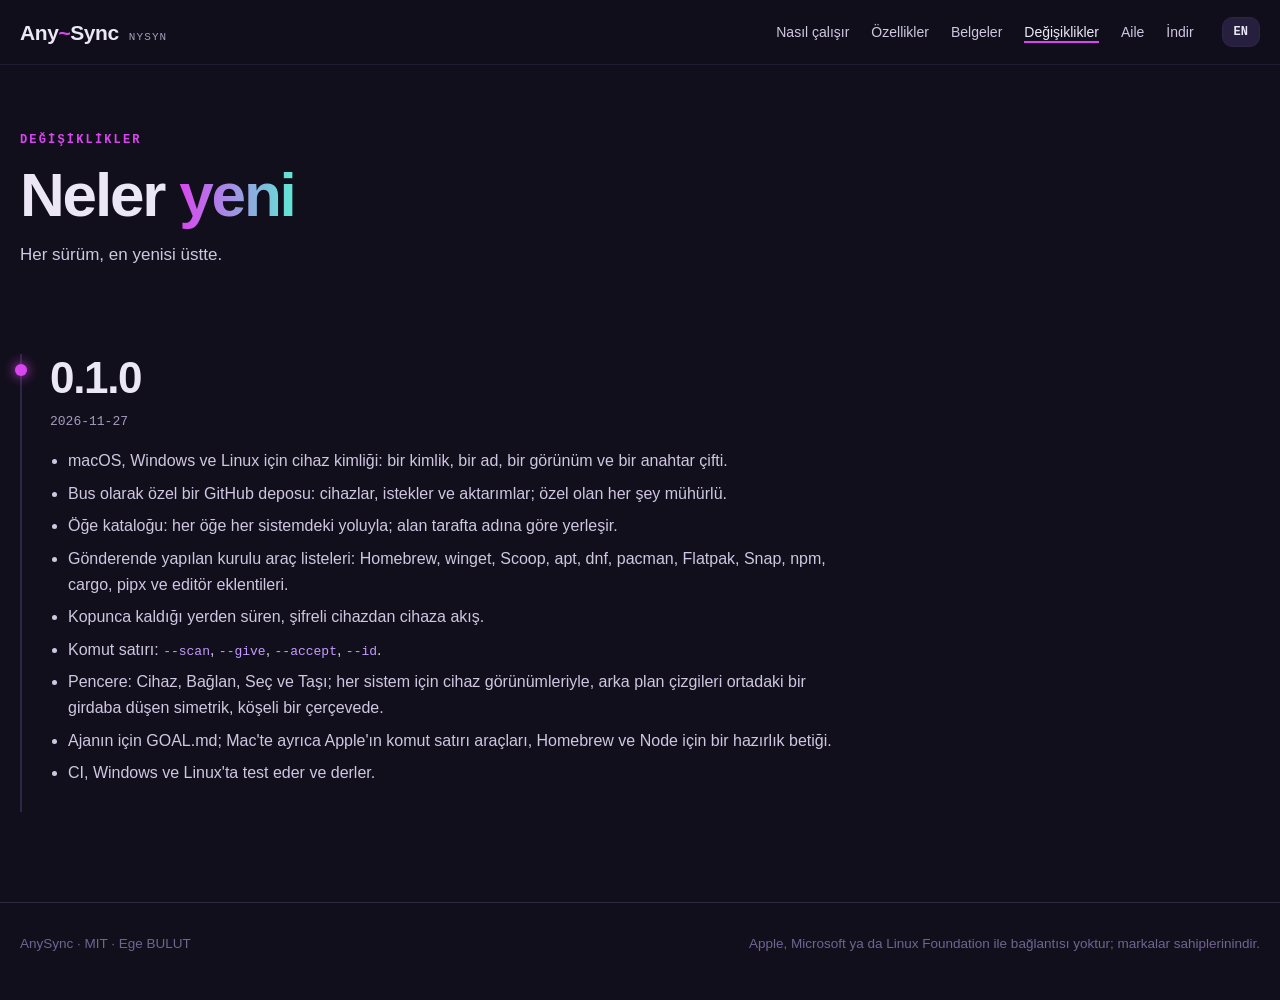
<file: site/tr/changelog/index.html>
<!doctype html>
<html lang="tr">
<head>
<meta charset="utf-8">
<meta name="viewport" content="width=device-width, initial-scale=1">
<title>Değişiklikler · AnySync</title>
<meta name="description" content="Her AnySync sürümü ve neyin değiştiği, en yenisi üstte.">
<link rel="canonical" href="https://anysync.vercel.app/tr/changelog/">
<meta property="og:type" content="website">
<meta property="og:site_name" content="AnySync">
<meta property="og:url" content="https://anysync.vercel.app/tr/changelog/">
<meta property="og:title" content="Değişiklikler · AnySync">
<meta property="og:description" content="Her AnySync sürümü ve neyin değiştiği, en yenisi üstte.">
<meta property="og:image" content="https://anysync.vercel.app/og.png">
<meta property="og:image:width" content="1200">
<meta property="og:image:height" content="630">
<meta property="og:locale" content="tr_TR">
<meta name="twitter:card" content="summary_large_image">
<meta name="twitter:title" content="Değişiklikler · AnySync">
<meta name="twitter:description" content="Her AnySync sürümü ve neyin değiştiği, en yenisi üstte.">
<meta name="twitter:image" content="https://anysync.vercel.app/og.png">
<meta name="theme-color" content="#120f1c">
<link rel="alternate" hreflang="en" href="https://anysync.vercel.app/changelog/">
<link rel="alternate" hreflang="tr" href="https://anysync.vercel.app/tr/changelog/">
<link rel="alternate" hreflang="x-default" href="https://anysync.vercel.app/changelog/">
<link rel="icon" href="data:image/svg+xml,%3Csvg xmlns='http://www.w3.org/2000/svg' viewBox='0 0 32 32'%3E%3Crect width='32' height='32' rx='8' fill='%23120f1c'/%3E%3Cpath d='M7 7L25 25M25 7L7 25' stroke='%23d946ef' stroke-width='3.5' stroke-linecap='round'/%3E%3Ccircle cx='16' cy='16' r='3.5' fill='%235eead4'/%3E%3C/svg%3E">
<link rel="stylesheet" href="../../site.css">
</head>
<body>

<nav>
  <div class="wrap">
    <a class="brand" href="../"><span>Any<b>~</b>Sync</span> <small>NYSYN</small></a>
    <div class="links">
      <a href="../#how" class="opt">Nasıl çalışır</a>
      <a href="../features/">Özellikler</a>
      <a href="../docs/">Belgeler</a>
      <a href="../changelog/" class="opt on">Değişiklikler</a>
      <a href="../#family" class="opt">Aile</a>
      <a href="../download/">İndir</a>
    </div>
    <a class="btn lang" id="lang" href="../../changelog/" hreflang="en" aria-label="English">EN</a>
  </div>
</nav>

<header class="page-head">
  <div class="wrap">
    <span class="caps">Değişiklikler</span>
    <h1>Neler <em>yeni</em></h1>
    <p class="sub">Her sürüm, en yenisi üstte.</p>
  </div>
</header>

<section>
  <div class="wrap">
    <div class="release reveal">
      <h2>0.1.0</h2>
      <span class="date">2026-11-27</span>
      <ul><li>macOS, Windows ve Linux için cihaz kimliği: bir kimlik, bir ad, bir görünüm ve bir anahtar çifti.</li><li>Bus olarak özel bir GitHub deposu: cihazlar, istekler ve aktarımlar; özel olan her şey mühürlü.</li><li>Öğe kataloğu: her öğe her sistemdeki yoluyla; alan tarafta adına göre yerleşir.</li><li>Gönderende yapılan kurulu araç listeleri: Homebrew, winget, Scoop, apt, dnf, pacman, Flatpak, Snap, npm, cargo, pipx ve editör eklentileri.</li><li>Kopunca kaldığı yerden süren, şifreli cihazdan cihaza akış.</li><li>Komut satırı: <code>--scan</code>, <code>--give</code>, <code>--accept</code>, <code>--id</code>.</li><li>Pencere: Cihaz, Bağlan, Seç ve Taşı; her sistem için cihaz görünümleriyle, arka plan çizgileri ortadaki bir girdaba düşen simetrik, köşeli bir çerçevede.</li><li>Ajanın için GOAL.md; Mac'te ayrıca Apple'ın komut satırı araçları, Homebrew ve Node için bir hazırlık betiği.</li><li>CI, Windows ve Linux'ta test eder ve derler.</li></ul>
    </div>
  </div>
</section>

<footer>
  <div class="wrap">
    <span>AnySync · MIT · Ege BULUT</span>
    <span>Apple, Microsoft ya da Linux Foundation ile bağlantısı yoktur; markalar sahiplerinindir.</span>
  </div>
</footer>

<script src="../../site.js"></script>
</body>
</html>
</file>
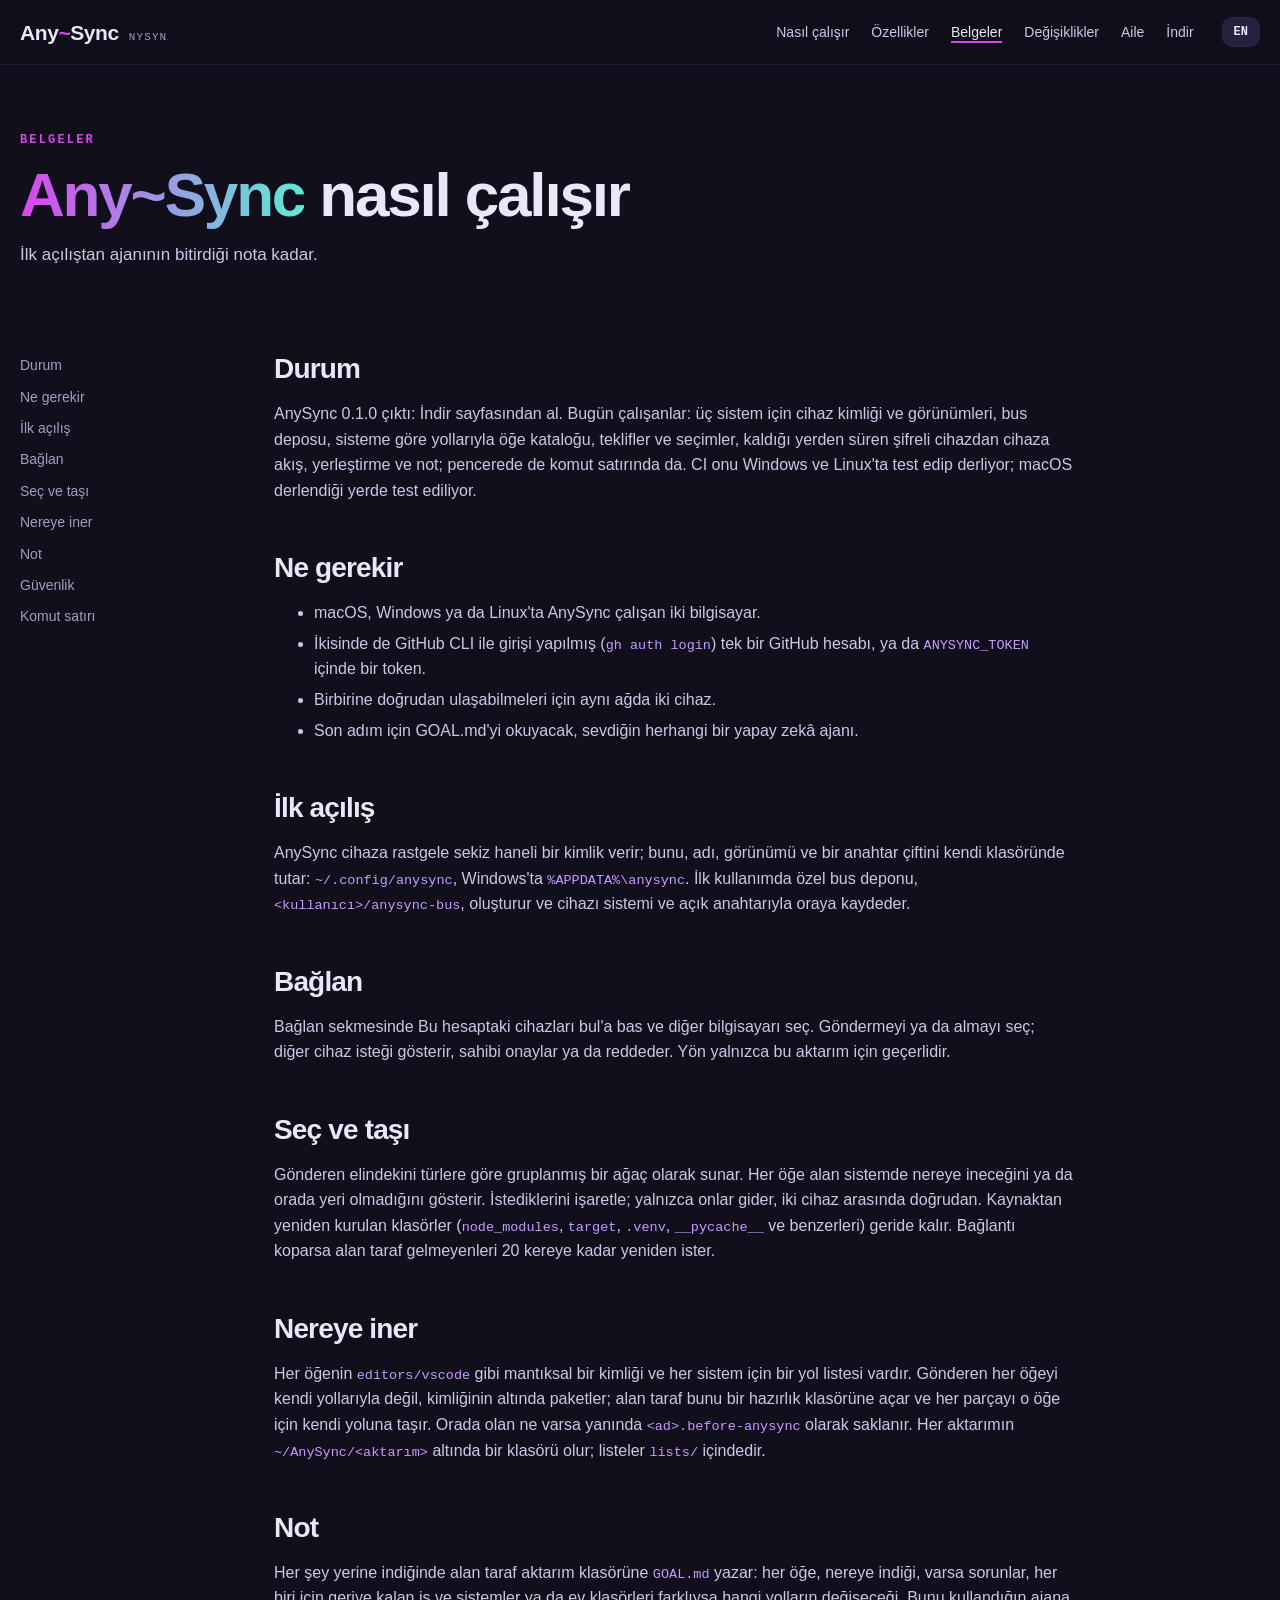
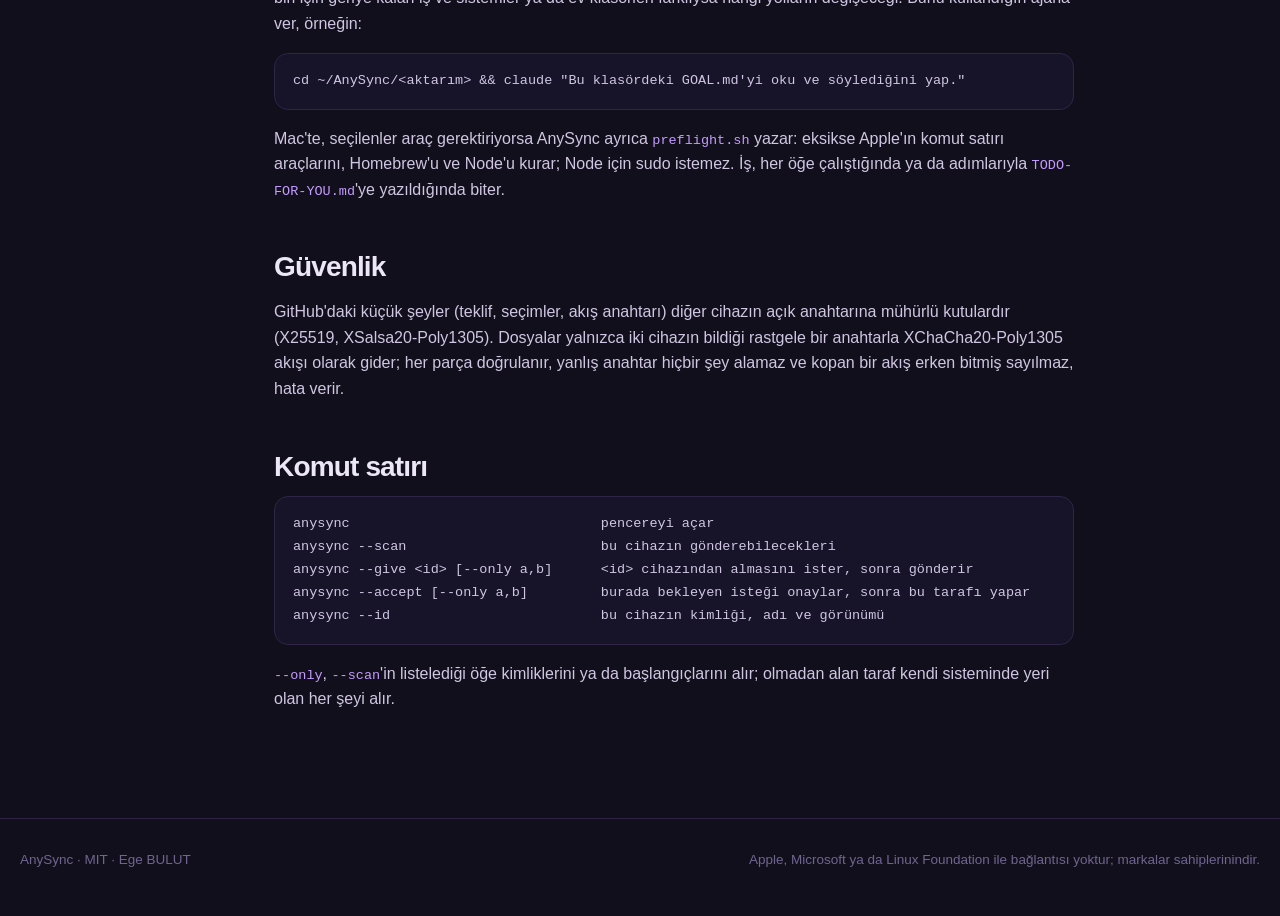
<file: site/tr/docs/index.html>
<!doctype html>
<html lang="tr">
<head>
<meta charset="utf-8">
<meta name="viewport" content="width=device-width, initial-scale=1">
<title>Belgeler: AnySync ile kurulum macOS, Windows ve Linux arasında nasıl taşınır</title>
<meta name="description" content="AnySync'in neye ihtiyacı olduğu, ilk açılış, iki cihazı bağlama, seçme ve taşıma, her şeyin nereye indiği, ajan için not, güvenlik ve komut satırı.">
<link rel="canonical" href="https://anysync.vercel.app/tr/docs/">
<meta property="og:type" content="website">
<meta property="og:site_name" content="AnySync">
<meta property="og:url" content="https://anysync.vercel.app/tr/docs/">
<meta property="og:title" content="Belgeler: AnySync ile kurulum macOS, Windows ve Linux arasında nasıl taşınır">
<meta property="og:description" content="AnySync'in neye ihtiyacı olduğu, ilk açılış, iki cihazı bağlama, seçme ve taşıma, her şeyin nereye indiği, ajan için not, güvenlik ve komut satırı.">
<meta property="og:image" content="https://anysync.vercel.app/og.png">
<meta property="og:image:width" content="1200">
<meta property="og:image:height" content="630">
<meta property="og:locale" content="tr_TR">
<meta name="twitter:card" content="summary_large_image">
<meta name="twitter:title" content="Belgeler: AnySync ile kurulum macOS, Windows ve Linux arasında nasıl taşınır">
<meta name="twitter:description" content="AnySync'in neye ihtiyacı olduğu, ilk açılış, iki cihazı bağlama, seçme ve taşıma, her şeyin nereye indiği, ajan için not, güvenlik ve komut satırı.">
<meta name="twitter:image" content="https://anysync.vercel.app/og.png">
<meta name="theme-color" content="#120f1c">
<link rel="alternate" hreflang="en" href="https://anysync.vercel.app/docs/">
<link rel="alternate" hreflang="tr" href="https://anysync.vercel.app/tr/docs/">
<link rel="alternate" hreflang="x-default" href="https://anysync.vercel.app/docs/">
<link rel="icon" href="data:image/svg+xml,%3Csvg xmlns='http://www.w3.org/2000/svg' viewBox='0 0 32 32'%3E%3Crect width='32' height='32' rx='8' fill='%23120f1c'/%3E%3Cpath d='M7 7L25 25M25 7L7 25' stroke='%23d946ef' stroke-width='3.5' stroke-linecap='round'/%3E%3Ccircle cx='16' cy='16' r='3.5' fill='%235eead4'/%3E%3C/svg%3E">
<link rel="stylesheet" href="../../site.css">
</head>
<body>

<nav>
  <div class="wrap">
    <a class="brand" href="../"><span>Any<b>~</b>Sync</span> <small>NYSYN</small></a>
    <div class="links">
      <a href="../#how" class="opt">Nasıl çalışır</a>
      <a href="../features/">Özellikler</a>
      <a href="../docs/" class="on">Belgeler</a>
      <a href="../changelog/" class="opt">Değişiklikler</a>
      <a href="../#family" class="opt">Aile</a>
      <a href="../download/">İndir</a>
    </div>
    <a class="btn lang" id="lang" href="../../docs/" hreflang="en" aria-label="English">EN</a>
  </div>
</nav>

<header class="page-head">
  <div class="wrap">
    <span class="caps">Belgeler</span>
    <h1><em>Any~Sync</em> nasıl çalışır</h1>
    <p class="sub">İlk açılıştan ajanının bitirdiği nota kadar.</p>
  </div>
</header>

<section>
  <div class="wrap doc">
    <aside class="toc"><div class="toc-list"><a href="#status">Durum</a><a href="#need">Ne gerekir</a><a href="#first">İlk açılış</a><a href="#connect">Bağlan</a><a href="#move">Seç ve taşı</a><a href="#land">Nereye iner</a><a href="#brief">Not</a><a href="#security">Güvenlik</a><a href="#cli">Komut satırı</a></div></aside>
    <div class="prose">
<h2 id="status">Durum</h2>
<p>AnySync 0.1.0 çıktı: İndir sayfasından al. Bugün çalışanlar: üç sistem için cihaz kimliği ve görünümleri, bus deposu, sisteme göre yollarıyla öğe kataloğu, teklifler ve seçimler, kaldığı yerden süren şifreli cihazdan cihaza akış, yerleştirme ve not; pencerede de komut satırında da. CI onu Windows ve Linux'ta test edip derliyor; macOS derlendiği yerde test ediliyor.</p>
<h2 id="need">Ne gerekir</h2>
<ul><li>macOS, Windows ya da Linux'ta AnySync çalışan iki bilgisayar.</li><li>İkisinde de GitHub CLI ile girişi yapılmış (<code>gh auth login</code>) tek bir GitHub hesabı, ya da <code>ANYSYNC_TOKEN</code> içinde bir token.</li><li>Birbirine doğrudan ulaşabilmeleri için aynı ağda iki cihaz.</li><li>Son adım için GOAL.md'yi okuyacak, sevdiğin herhangi bir yapay zekâ ajanı.</li></ul>
<h2 id="first">İlk açılış</h2>
<p>AnySync cihaza rastgele sekiz haneli bir kimlik verir; bunu, adı, görünümü ve bir anahtar çiftini kendi klasöründe tutar: <code>~/.config/anysync</code>, Windows'ta <code>%APPDATA%\anysync</code>. İlk kullanımda özel bus deponu, <code>&lt;kullanıcı&gt;/anysync-bus</code>, oluşturur ve cihazı sistemi ve açık anahtarıyla oraya kaydeder.</p>
<h2 id="connect">Bağlan</h2>
<p>Bağlan sekmesinde Bu hesaptaki cihazları bul'a bas ve diğer bilgisayarı seç. Göndermeyi ya da almayı seç; diğer cihaz isteği gösterir, sahibi onaylar ya da reddeder. Yön yalnızca bu aktarım için geçerlidir.</p>
<h2 id="move">Seç ve taşı</h2>
<p>Gönderen elindekini türlere göre gruplanmış bir ağaç olarak sunar. Her öğe alan sistemde nereye ineceğini ya da orada yeri olmadığını gösterir. İstediklerini işaretle; yalnızca onlar gider, iki cihaz arasında doğrudan. Kaynaktan yeniden kurulan klasörler (<code>node_modules</code>, <code>target</code>, <code>.venv</code>, <code>__pycache__</code> ve benzerleri) geride kalır. Bağlantı koparsa alan taraf gelmeyenleri 20 kereye kadar yeniden ister.</p>
<h2 id="land">Nereye iner</h2>
<p>Her öğenin <code>editors/vscode</code> gibi mantıksal bir kimliği ve her sistem için bir yol listesi vardır. Gönderen her öğeyi kendi yollarıyla değil, kimliğinin altında paketler; alan taraf bunu bir hazırlık klasörüne açar ve her parçayı o öğe için kendi yoluna taşır. Orada olan ne varsa yanında <code>&lt;ad&gt;.before-anysync</code> olarak saklanır. Her aktarımın <code>~/AnySync/&lt;aktarım&gt;</code> altında bir klasörü olur; listeler <code>lists/</code> içindedir.</p>
<h2 id="brief">Not</h2>
<p>Her şey yerine indiğinde alan taraf aktarım klasörüne <code>GOAL.md</code> yazar: her öğe, nereye indiği, varsa sorunlar, her biri için geriye kalan iş ve sistemler ya da ev klasörleri farklıysa hangi yolların değişeceği. Bunu kullandığın ajana ver, örneğin:</p>
<pre><code>cd ~/AnySync/&lt;aktarım&gt; &amp;&amp; claude "Bu klasördeki GOAL.md'yi oku ve söylediğini yap."</code></pre>
<p>Mac'te, seçilenler araç gerektiriyorsa AnySync ayrıca <code>preflight.sh</code> yazar: eksikse Apple'ın komut satırı araçlarını, Homebrew'u ve Node'u kurar; Node için sudo istemez. İş, her öğe çalıştığında ya da adımlarıyla <code>TODO-FOR-YOU.md</code>'ye yazıldığında biter.</p>
<h2 id="security">Güvenlik</h2>
<p>GitHub'daki küçük şeyler (teklif, seçimler, akış anahtarı) diğer cihazın açık anahtarına mühürlü kutulardır (X25519, XSalsa20-Poly1305). Dosyalar yalnızca iki cihazın bildiği rastgele bir anahtarla XChaCha20-Poly1305 akışı olarak gider; her parça doğrulanır, yanlış anahtar hiçbir şey alamaz ve kopan bir akış erken bitmiş sayılmaz, hata verir.</p>
<h2 id="cli">Komut satırı</h2>
<pre><code>anysync                               pencereyi açar
anysync --scan                        bu cihazın gönderebilecekleri
anysync --give &lt;id&gt; [--only a,b]      &lt;id&gt; cihazından almasını ister, sonra gönderir
anysync --accept [--only a,b]         burada bekleyen isteği onaylar, sonra bu tarafı yapar
anysync --id                          bu cihazın kimliği, adı ve görünümü</code></pre>
<p><code>--only</code>, <code>--scan</code>'in listelediği öğe kimliklerini ya da başlangıçlarını alır; olmadan alan taraf kendi sisteminde yeri olan her şeyi alır.</p>
    </div>
  </div>
</section>

<footer>
  <div class="wrap">
    <span>AnySync · MIT · Ege BULUT</span>
    <span>Apple, Microsoft ya da Linux Foundation ile bağlantısı yoktur; markalar sahiplerinindir.</span>
  </div>
</footer>

<script src="../../site.js"></script>
</body>
</html>
</file>
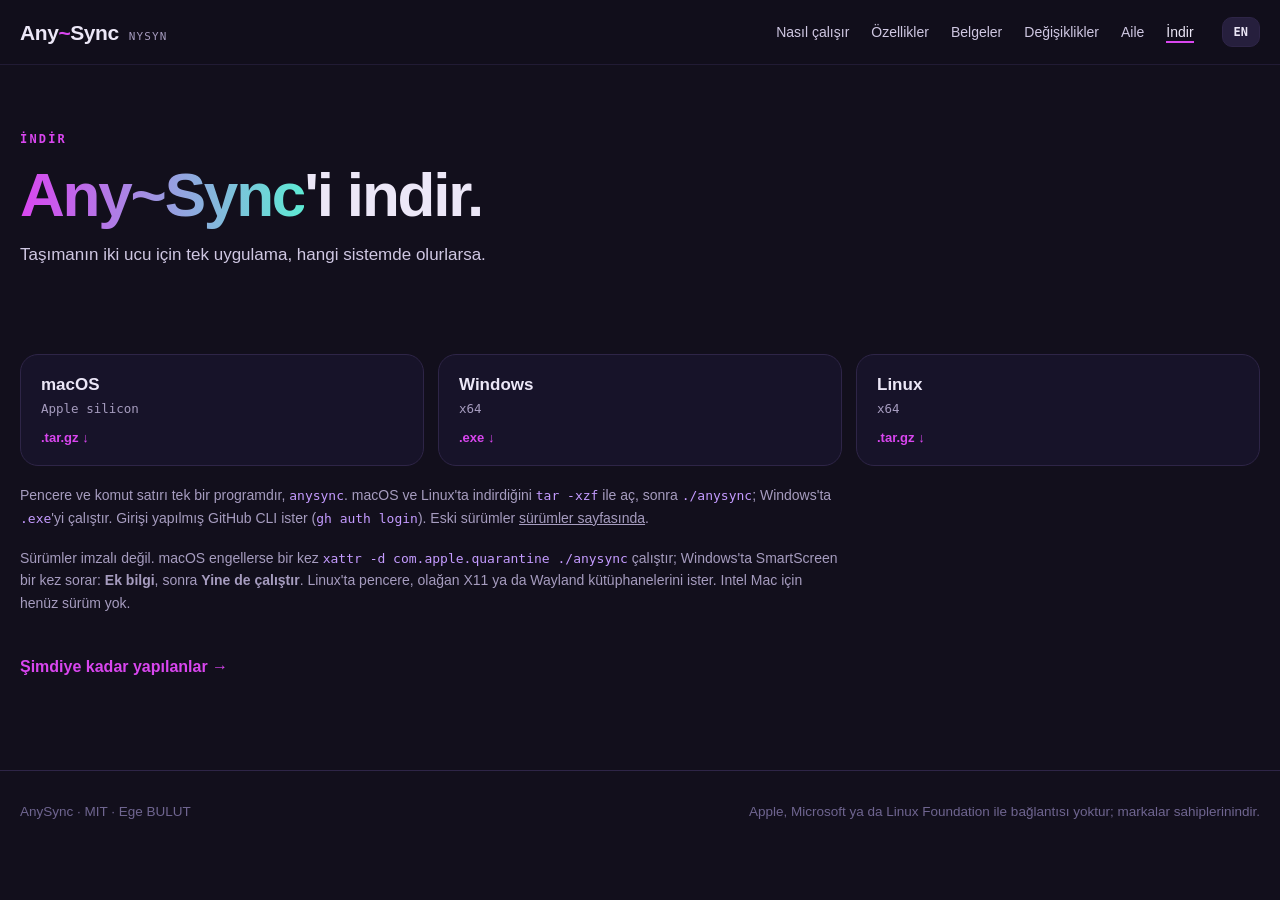
<file: site/tr/download/index.html>
<!doctype html>
<html lang="tr">
<head>
<meta charset="utf-8">
<meta name="viewport" content="width=device-width, initial-scale=1">
<title>AnySync'i macOS, Windows ve Linux için indir</title>
<meta name="description" content="macOS, Windows ve Linux için AnySync: taşımanın iki ucu için tek uygulama, hangi sistemde olurlarsa.">
<link rel="canonical" href="https://anysync.vercel.app/tr/download/">
<meta property="og:type" content="website">
<meta property="og:site_name" content="AnySync">
<meta property="og:url" content="https://anysync.vercel.app/tr/download/">
<meta property="og:title" content="AnySync'i macOS, Windows ve Linux için indir">
<meta property="og:description" content="macOS, Windows ve Linux için AnySync: taşımanın iki ucu için tek uygulama, hangi sistemde olurlarsa.">
<meta property="og:image" content="https://anysync.vercel.app/og.png">
<meta property="og:image:width" content="1200">
<meta property="og:image:height" content="630">
<meta property="og:locale" content="tr_TR">
<meta name="twitter:card" content="summary_large_image">
<meta name="twitter:title" content="AnySync'i macOS, Windows ve Linux için indir">
<meta name="twitter:description" content="macOS, Windows ve Linux için AnySync: taşımanın iki ucu için tek uygulama, hangi sistemde olurlarsa.">
<meta name="twitter:image" content="https://anysync.vercel.app/og.png">
<meta name="theme-color" content="#120f1c">
<link rel="alternate" hreflang="en" href="https://anysync.vercel.app/download/">
<link rel="alternate" hreflang="tr" href="https://anysync.vercel.app/tr/download/">
<link rel="alternate" hreflang="x-default" href="https://anysync.vercel.app/download/">
<link rel="icon" href="data:image/svg+xml,%3Csvg xmlns='http://www.w3.org/2000/svg' viewBox='0 0 32 32'%3E%3Crect width='32' height='32' rx='8' fill='%23120f1c'/%3E%3Cpath d='M7 7L25 25M25 7L7 25' stroke='%23d946ef' stroke-width='3.5' stroke-linecap='round'/%3E%3Ccircle cx='16' cy='16' r='3.5' fill='%235eead4'/%3E%3C/svg%3E">
<link rel="stylesheet" href="../../site.css">
</head>
<body>

<nav>
  <div class="wrap">
    <a class="brand" href="../"><span>Any<b>~</b>Sync</span> <small>NYSYN</small></a>
    <div class="links">
      <a href="../#how" class="opt">Nasıl çalışır</a>
      <a href="../features/">Özellikler</a>
      <a href="../docs/">Belgeler</a>
      <a href="../changelog/" class="opt">Değişiklikler</a>
      <a href="../#family" class="opt">Aile</a>
      <a href="../download/" class="on">İndir</a>
    </div>
    <a class="btn lang" id="lang" href="../../download/" hreflang="en" aria-label="English">EN</a>
  </div>
</nav>

<header class="page-head">
  <div class="wrap">
    <span class="caps">İndir</span>
    <h1><em>Any~Sync</em>'i indir.</h1>
    <p class="sub">Taşımanın iki ucu için tek uygulama, hangi sistemde olurlarsa.</p>
  </div>
</header>

<section>
  <div class="wrap">
    <div class="dl">
      <a class="os" href="https://github.com/Ege-BULUT/AnySync/releases/latest/download/anysync-macos-arm64.tar.gz"><b>macOS</b><span>Apple silicon</span><i>.tar.gz ↓</i></a>
      <a class="os" href="https://github.com/Ege-BULUT/AnySync/releases/latest/download/anysync-windows-x64.exe"><b>Windows</b><span>x64</span><i>.exe ↓</i></a>
      <a class="os" href="https://github.com/Ege-BULUT/AnySync/releases/latest/download/anysync-linux-x64.tar.gz"><b>Linux</b><span>x64</span><i>.tar.gz ↓</i></a>
    </div>
    <p class="note">Pencere ve komut satırı tek bir programdır, <code>anysync</code>. macOS ve Linux'ta indirdiğini <code>tar -xzf</code> ile aç, sonra <code>./anysync</code>; Windows'ta <code>.exe</code>'yi çalıştır. Girişi yapılmış GitHub CLI ister (<code>gh auth login</code>). Eski sürümler <a href="https://github.com/Ege-BULUT/AnySync/releases">sürümler sayfasında</a>.</p>
    <p class="note">Sürümler imzalı değil. macOS engellerse bir kez <code>xattr -d com.apple.quarantine ./anysync</code> çalıştır; Windows'ta SmartScreen bir kez sorar: <b>Ek bilgi</b>, sonra <b>Yine de çalıştır</b>. Linux'ta pencere, olağan X11 ya da Wayland kütüphanelerini ister. Intel Mac için henüz sürüm yok.</p>
    <a class="more" href="../changelog/">Şimdiye kadar yapılanlar →</a>
  </div>
</section>

<footer>
  <div class="wrap">
    <span>AnySync · MIT · Ege BULUT</span>
    <span>Apple, Microsoft ya da Linux Foundation ile bağlantısı yoktur; markalar sahiplerinindir.</span>
  </div>
</footer>

<script src="../../site.js"></script>
</body>
</html>
</file>
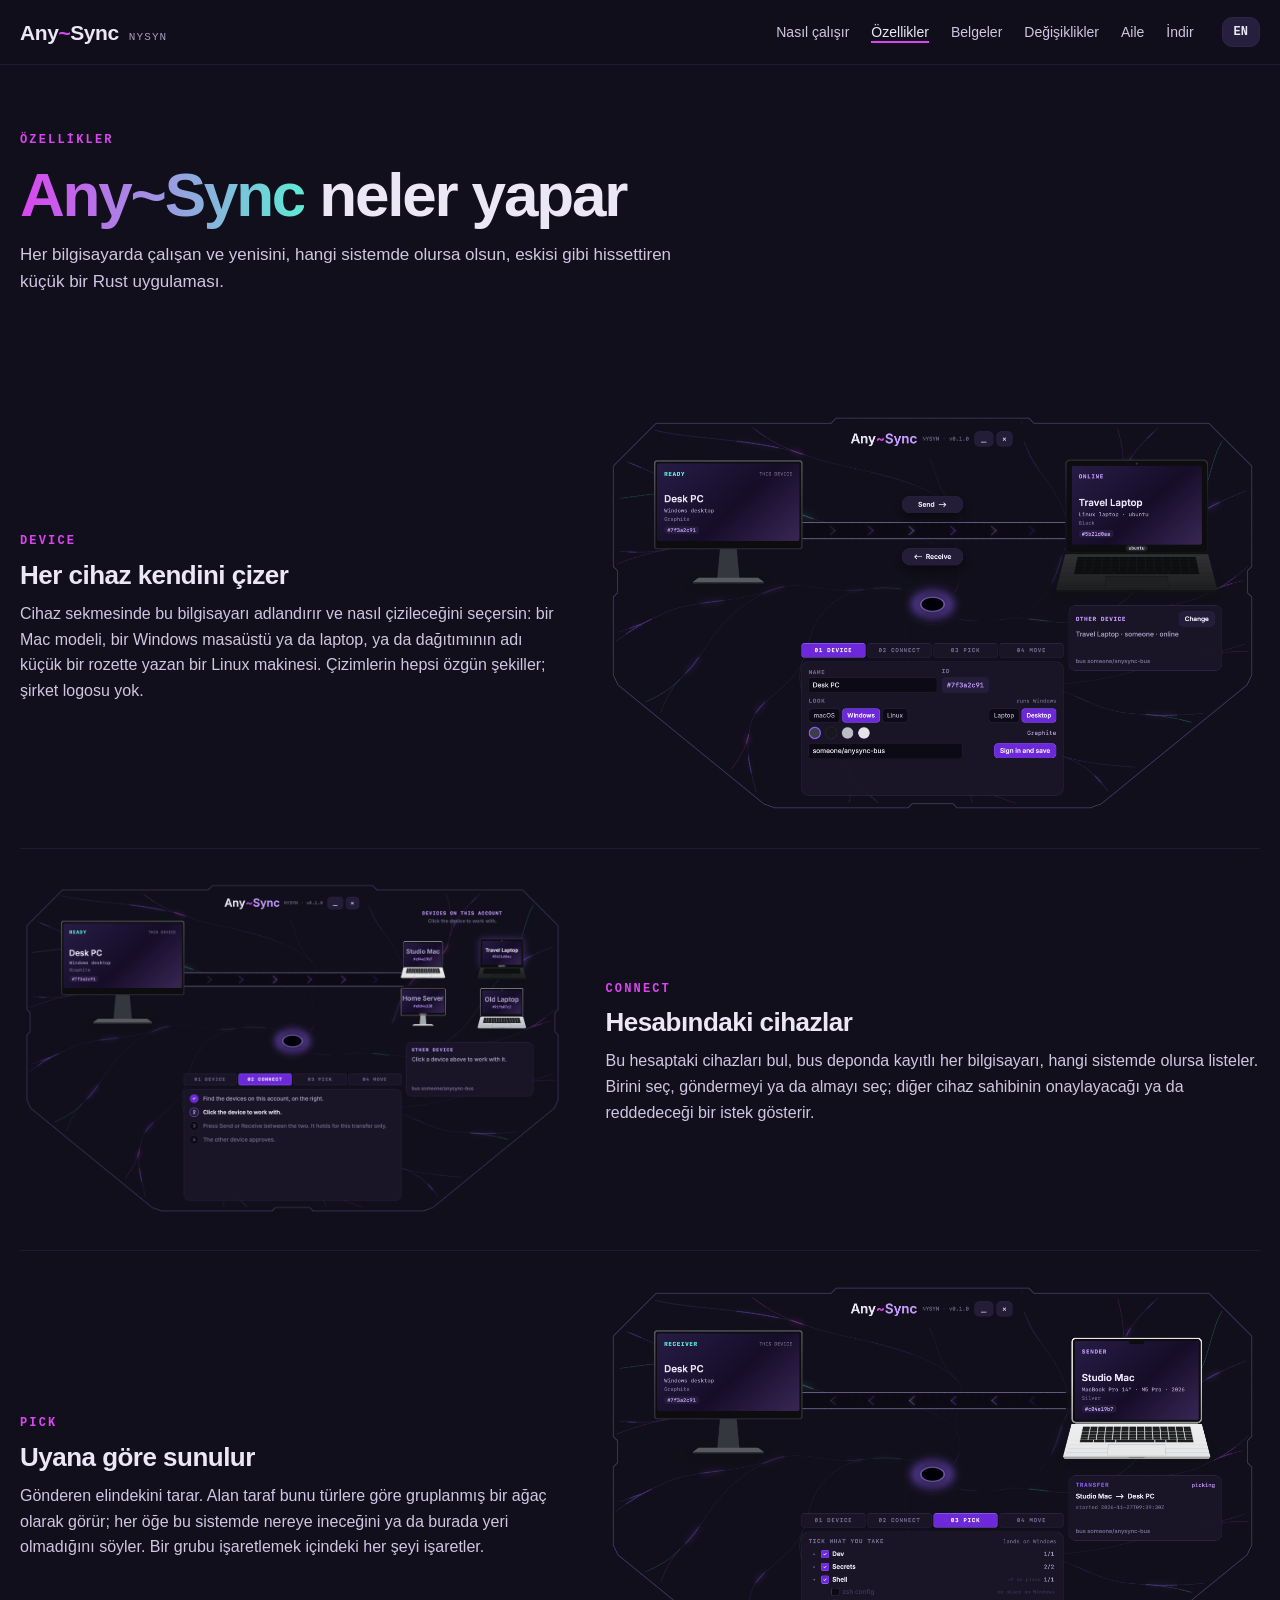
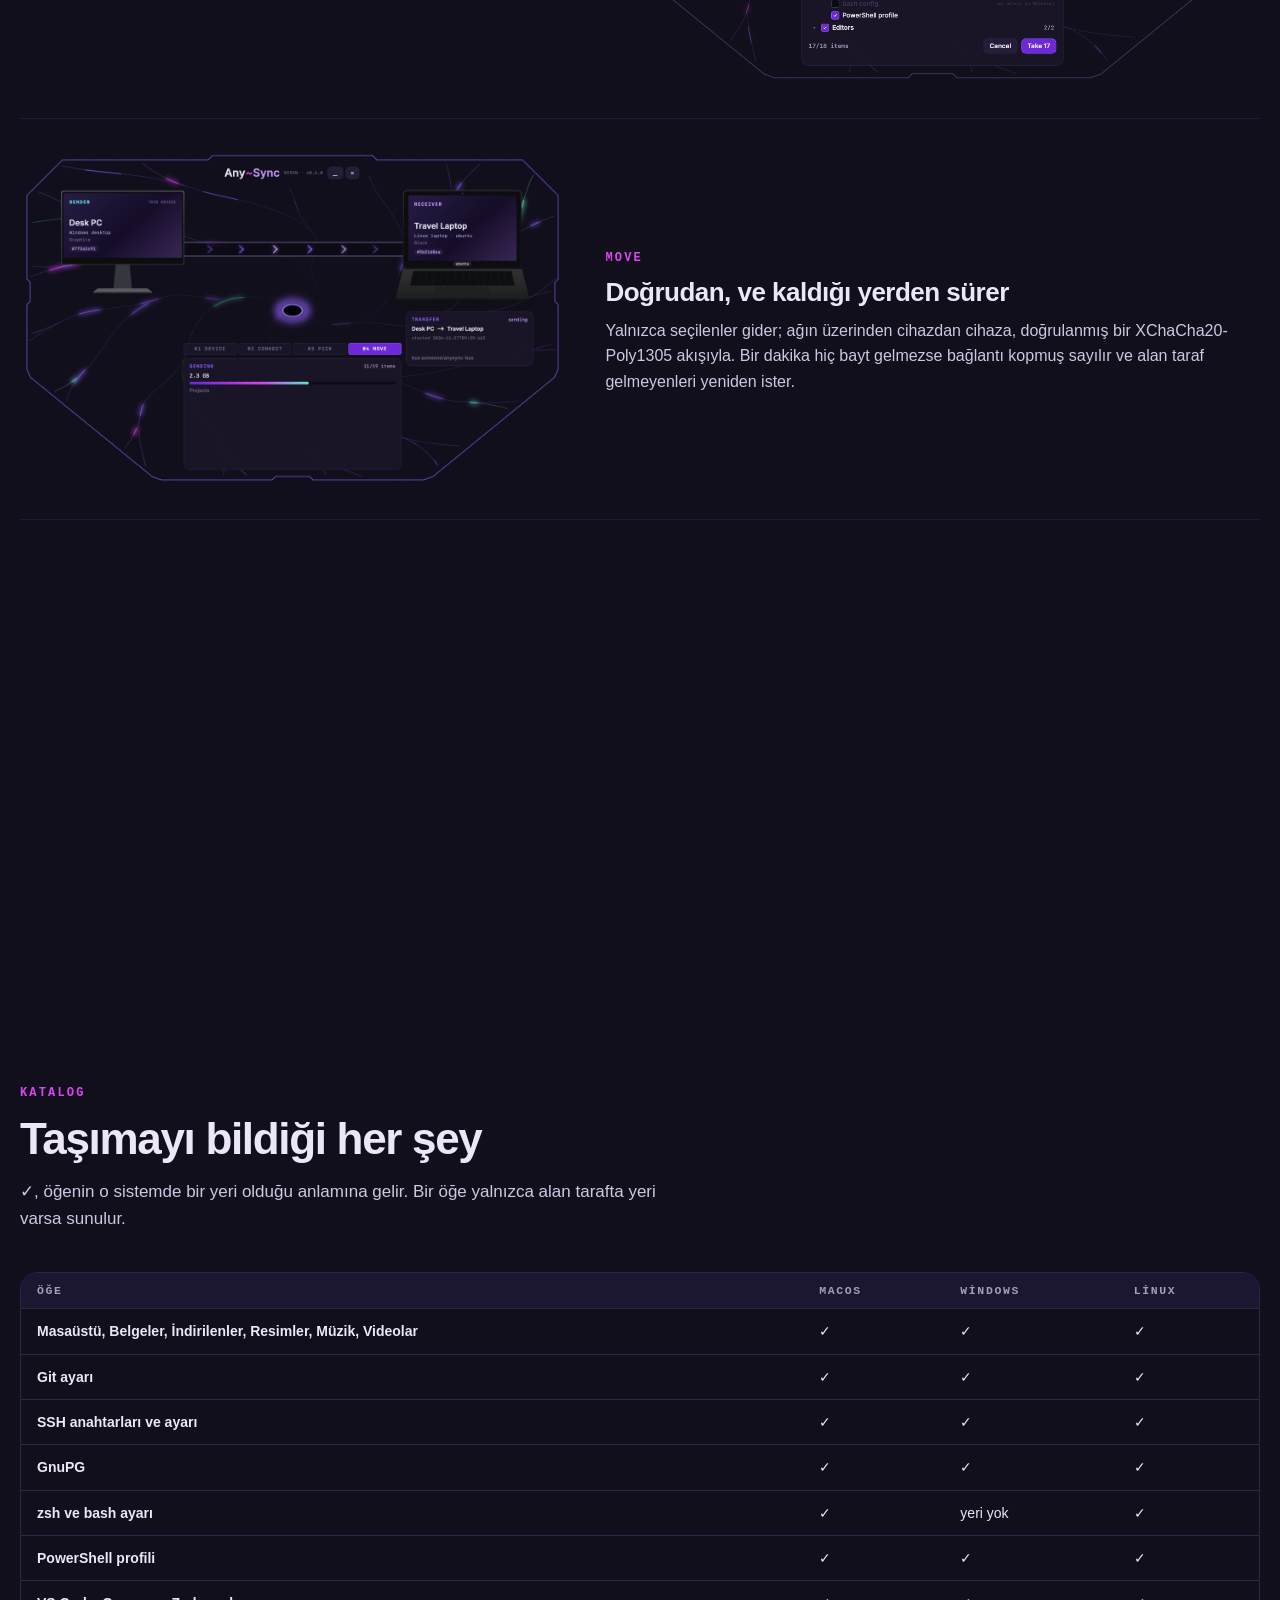
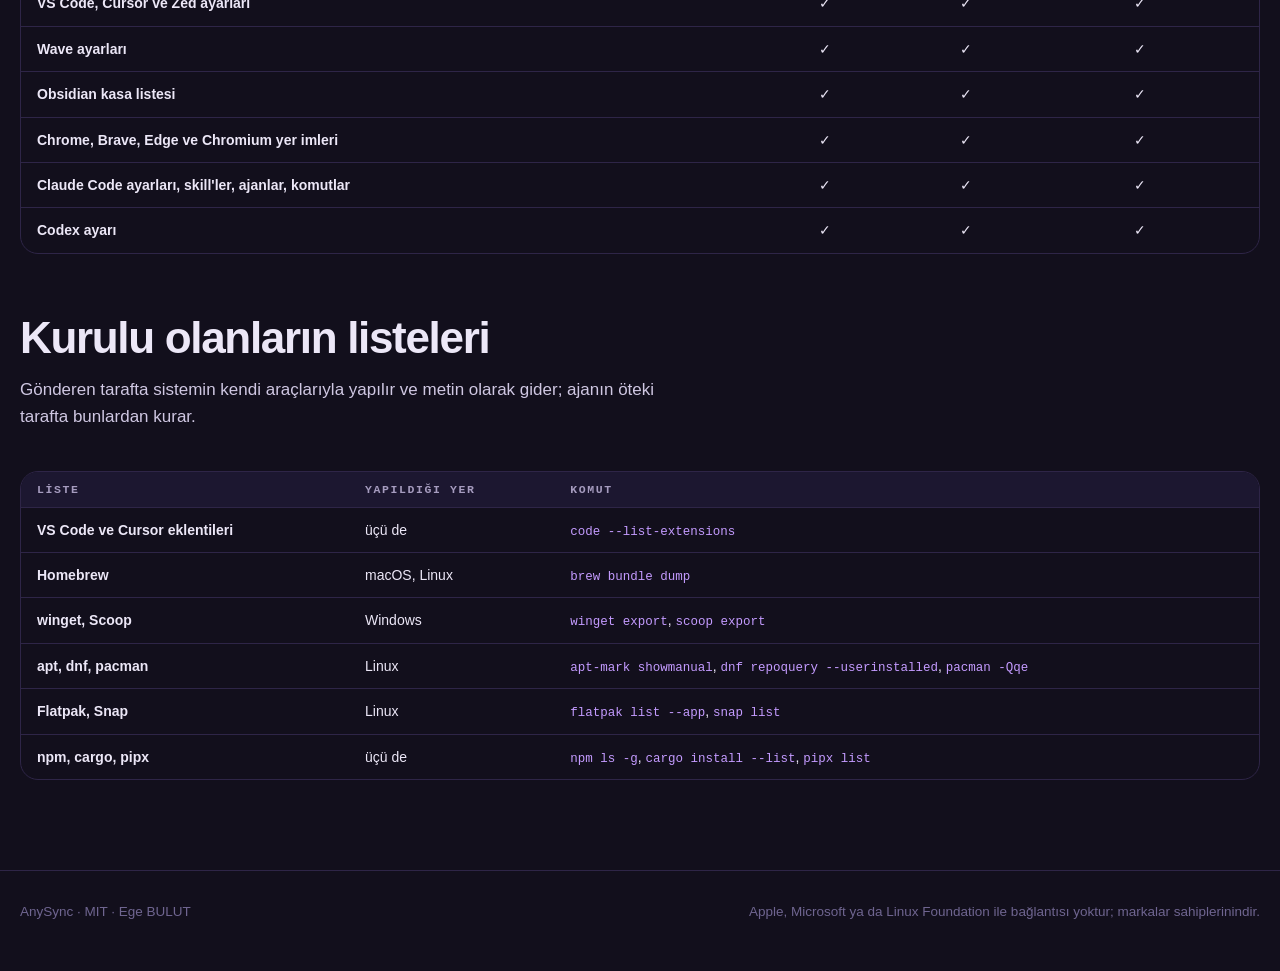
<file: site/tr/features/index.html>
<!doctype html>
<html lang="tr">
<head>
<meta charset="utf-8">
<meta name="viewport" content="width=device-width, initial-scale=1">
<title>Özellikler: herhangi bir sistemden herhangi birine · AnySync</title>
<meta name="description" content="Herhangi bir sistemdeki cihazı seç, onayla, alana uyanları işaretle, uçtan uca şifreli taşı ve kalanını GOAL.md ile yapay zekâ ajanına bırak.">
<link rel="canonical" href="https://anysync.vercel.app/tr/features/">
<meta property="og:type" content="website">
<meta property="og:site_name" content="AnySync">
<meta property="og:url" content="https://anysync.vercel.app/tr/features/">
<meta property="og:title" content="Özellikler: herhangi bir sistemden herhangi birine · AnySync">
<meta property="og:description" content="Herhangi bir sistemdeki cihazı seç, onayla, alana uyanları işaretle, uçtan uca şifreli taşı ve kalanını GOAL.md ile yapay zekâ ajanına bırak.">
<meta property="og:image" content="https://anysync.vercel.app/og.png">
<meta property="og:image:width" content="1200">
<meta property="og:image:height" content="630">
<meta property="og:locale" content="tr_TR">
<meta name="twitter:card" content="summary_large_image">
<meta name="twitter:title" content="Özellikler: herhangi bir sistemden herhangi birine · AnySync">
<meta name="twitter:description" content="Herhangi bir sistemdeki cihazı seç, onayla, alana uyanları işaretle, uçtan uca şifreli taşı ve kalanını GOAL.md ile yapay zekâ ajanına bırak.">
<meta name="twitter:image" content="https://anysync.vercel.app/og.png">
<meta name="theme-color" content="#120f1c">
<link rel="alternate" hreflang="en" href="https://anysync.vercel.app/features/">
<link rel="alternate" hreflang="tr" href="https://anysync.vercel.app/tr/features/">
<link rel="alternate" hreflang="x-default" href="https://anysync.vercel.app/features/">
<link rel="icon" href="data:image/svg+xml,%3Csvg xmlns='http://www.w3.org/2000/svg' viewBox='0 0 32 32'%3E%3Crect width='32' height='32' rx='8' fill='%23120f1c'/%3E%3Cpath d='M7 7L25 25M25 7L7 25' stroke='%23d946ef' stroke-width='3.5' stroke-linecap='round'/%3E%3Ccircle cx='16' cy='16' r='3.5' fill='%235eead4'/%3E%3C/svg%3E">
<link rel="stylesheet" href="../../site.css">
</head>
<body>

<nav>
  <div class="wrap">
    <a class="brand" href="../"><span>Any<b>~</b>Sync</span> <small>NYSYN</small></a>
    <div class="links">
      <a href="../#how" class="opt">Nasıl çalışır</a>
      <a href="../features/" class="on">Özellikler</a>
      <a href="../docs/">Belgeler</a>
      <a href="../changelog/" class="opt">Değişiklikler</a>
      <a href="../#family" class="opt">Aile</a>
      <a href="../download/">İndir</a>
    </div>
    <a class="btn lang" id="lang" href="../../features/" hreflang="en" aria-label="English">EN</a>
  </div>
</nav>

<header class="page-head">
  <div class="wrap">
    <span class="caps">Özellikler</span>
    <h1><em>Any~Sync</em> neler yapar</h1>
    <p class="sub">Her bilgisayarda çalışan ve yenisini, hangi sistemde olursa olsun, eskisi gibi hissettiren küçük bir Rust uygulaması.</p>
  </div>
</header>

<section>
  <div class="wrap">
    <div class="frow reveal">
      <div><span class="caps">DEVICE</span><h3>Her cihaz kendini çizer</h3><p>Cihaz sekmesinde bu bilgisayarı adlandırır ve nasıl çizileceğini seçersin: bir Mac modeli, bir Windows masaüstü ya da laptop, ya da dağıtımının adı küçük bir rozette yazan bir Linux makinesi. Çizimlerin hepsi özgün şekiller; şirket logosu yok.</p></div>
      <img src="../../device.png" width="2560" height="1560" alt="Her cihaz kendini çizer" loading="lazy">
    </div>
    <div class="frow reveal">
      <div><span class="caps">CONNECT</span><h3>Hesabındaki cihazlar</h3><p>Bu hesaptaki cihazları bul, bus deponda kayıtlı her bilgisayarı, hangi sistemde olursa listeler. Birini seç, göndermeyi ya da almayı seç; diğer cihaz sahibinin onaylayacağı ya da reddedeceği bir istek gösterir.</p></div>
      <img src="../../find.png" width="2560" height="1560" alt="Hesabındaki cihazlar" loading="lazy">
    </div>
    <div class="frow reveal">
      <div><span class="caps">PICK</span><h3>Uyana göre sunulur</h3><p>Gönderen elindekini tarar. Alan taraf bunu türlere göre gruplanmış bir ağaç olarak görür; her öğe bu sistemde nereye ineceğini ya da burada yeri olmadığını söyler. Bir grubu işaretlemek içindeki her şeyi işaretler.</p></div>
      <img src="../../pick.png" width="2560" height="1560" alt="Uyana göre sunulur" loading="lazy">
    </div>
    <div class="frow reveal">
      <div><span class="caps">MOVE</span><h3>Doğrudan, ve kaldığı yerden sürer</h3><p>Yalnızca seçilenler gider; ağın üzerinden cihazdan cihaza, doğrulanmış bir XChaCha20-Poly1305 akışıyla. Bir dakika hiç bayt gelmezse bağlantı kopmuş sayılır ve alan taraf gelmeyenleri yeniden ister.</p></div>
      <img src="../../sending.png" width="2560" height="1560" alt="Doğrudan, ve kaldığı yerden sürer" loading="lazy">
    </div>
    <div class="frow reveal">
      <div><span class="caps">BRIEF</span><h3>Ajanının iş yapabileceği bir not</h3><p>Her öğe bu sistemin onu tuttuğu yere iner; orada olan <code>.before-anysync</code> olarak saklanır. Sonra alan taraf GOAL.md'yi yazar: neyin nereye indiği, sorunlar, değişecek eski ev klasörü yolları ve kurulacak araç listeleri. Mac'te ayrıca Apple'ın komut satırı araçları, Homebrew ve Node için bir hazırlık betiği yazar.</p></div>
      <img src="../../done.png" width="2560" height="1560" alt="Ajanının iş yapabileceği bir not" loading="lazy">
    </div>
  </div>
</section>

<section class="tight">
  <div class="wrap">
    <span class="caps">Katalog</span>
    <h2>Taşımayı bildiği her şey</h2>
    <p class="sub">✓, öğenin o sistemde bir yeri olduğu anlamına gelir. Bir öğe yalnızca alan tarafta yeri varsa sunulur.</p>
    <div class="land fit"><table>
      <thead><tr><th>Öğe</th><th>macOS</th><th>Windows</th><th>Linux</th></tr></thead>
      <tbody>
      <tr><td>Masaüstü, Belgeler, İndirilenler, Resimler, Müzik, Videolar</td><td>✓</td><td>✓</td><td>✓</td></tr>
      <tr><td>Git ayarı</td><td>✓</td><td>✓</td><td>✓</td></tr>
      <tr><td>SSH anahtarları ve ayarı</td><td>✓</td><td>✓</td><td>✓</td></tr>
      <tr><td>GnuPG</td><td>✓</td><td>✓</td><td>✓</td></tr>
      <tr><td>zsh ve bash ayarı</td><td>✓</td><td>yeri yok</td><td>✓</td></tr>
      <tr><td>PowerShell profili</td><td>✓</td><td>✓</td><td>✓</td></tr>
      <tr><td>VS Code, Cursor ve Zed ayarları</td><td>✓</td><td>✓</td><td>✓</td></tr>
      <tr><td>Wave ayarları</td><td>✓</td><td>✓</td><td>✓</td></tr>
      <tr><td>Obsidian kasa listesi</td><td>✓</td><td>✓</td><td>✓</td></tr>
      <tr><td>Chrome, Brave, Edge ve Chromium yer imleri</td><td>✓</td><td>✓</td><td>✓</td></tr>
      <tr><td>Claude Code ayarları, skill'ler, ajanlar, komutlar</td><td>✓</td><td>✓</td><td>✓</td></tr>
      <tr><td>Codex ayarı</td><td>✓</td><td>✓</td><td>✓</td></tr>
      </tbody></table></div>
    <h2 style="margin-top:60px">Kurulu olanların listeleri</h2>
    <p class="sub">Gönderen tarafta sistemin kendi araçlarıyla yapılır ve metin olarak gider; ajanın öteki tarafta bunlardan kurar.</p>
    <div class="land"><table>
      <thead><tr><th>Liste</th><th>Yapıldığı yer</th><th>Komut</th></tr></thead>
      <tbody>
      <tr><td>VS Code ve Cursor eklentileri</td><td>üçü de</td><td><code>code --list-extensions</code></td></tr>
      <tr><td>Homebrew</td><td>macOS, Linux</td><td><code>brew bundle dump</code></td></tr>
      <tr><td>winget, Scoop</td><td>Windows</td><td><code>winget export</code>, <code>scoop export</code></td></tr>
      <tr><td>apt, dnf, pacman</td><td>Linux</td><td><code>apt-mark showmanual</code>, <code>dnf repoquery --userinstalled</code>, <code>pacman -Qqe</code></td></tr>
      <tr><td>Flatpak, Snap</td><td>Linux</td><td><code>flatpak list --app</code>, <code>snap list</code></td></tr>
      <tr><td>npm, cargo, pipx</td><td>üçü de</td><td><code>npm ls -g</code>, <code>cargo install --list</code>, <code>pipx list</code></td></tr>
      </tbody></table></div>
  </div>
</section>

<footer>
  <div class="wrap">
    <span>AnySync · MIT · Ege BULUT</span>
    <span>Apple, Microsoft ya da Linux Foundation ile bağlantısı yoktur; markalar sahiplerinindir.</span>
  </div>
</footer>

<script src="../../site.js"></script>
</body>
</html>
</file>
<file: site/site.css>
:root {
  --bg: #120f1c; --bg2: #171329; --panel: #1c1730; --panel2: #261f3d; --edge: #2e2547; --violet: #6b5a99; --lilac: #c49bff; --red: #7c3aed; --red2: #d946ef; --a3: #5eead4; --on-red: #ffffff; --ink: #ece7f7; --soft: #cfc7e2; --muted: #a69cbf; --dim: #6f6590; --ok: #5eead4; --warn: #f0a3c4;
  --mono: ui-monospace, "SF Mono", "JetBrains Mono", "Cascadia Mono", Menlo, Consolas, monospace;
  --sans: Inter, ui-sans-serif, -apple-system, BlinkMacSystemFont, "Segoe UI", Roboto, Helvetica, Arial, sans-serif;
  --wrap: min(1240px, calc(100vw - 32px));
}
* { box-sizing: border-box; }
html { scroll-behavior: smooth; }
body { margin: 0; background: var(--bg); color: var(--ink); font: 16px/1.6 var(--sans); overflow-x: hidden; }
a { color: inherit; }
img { height: auto; }
.wrap { width: var(--wrap); margin: 0 auto; }
.caps { font: 700 12px/1 var(--mono); letter-spacing: .18em; text-transform: uppercase; color: var(--red2); }

/* nav */
nav { position: sticky; top: 0; z-index: 20; backdrop-filter: blur(14px); background: color-mix(in srgb, var(--bg) 74%, transparent); border-bottom: 1px solid color-mix(in srgb, var(--edge) 60%, transparent); }
nav .wrap { display: flex; align-items: center; gap: 28px; height: 64px; }
.brand { font: 800 21px/1 var(--sans); text-decoration: none; letter-spacing: -.02em; display: flex; align-items: baseline; gap: 10px; flex: none; }
.brand b { color: var(--red2); font-weight: 800; }
.brand small { font: 500 11px var(--mono); color: var(--muted); letter-spacing: .1em; }
nav .links { display: flex; gap: 22px; margin-left: auto; font-size: 14px; color: var(--soft); min-width: 0; overflow-x: auto; white-space: nowrap; scrollbar-width: none; }
nav .links::-webkit-scrollbar { display: none; }
nav .links a { text-decoration: none; }
nav .links a:hover { color: var(--ink); }
nav .links a.on { color: var(--ink); box-shadow: inset 0 -2px 0 var(--red2); }
.btn { display: inline-flex; align-items: center; gap: 8px; padding: 10px 16px; border-radius: 10px; font: 600 14px var(--sans); text-decoration: none; border: 1px solid var(--edge); background: var(--panel2); color: var(--ink); cursor: pointer; transition: background .2s, transform .2s; }
.btn:hover { background: var(--edge); transform: translateY(-1px); }
.btn.red { background: var(--red); border-color: var(--red); color: var(--on-red); }
.btn.red:hover { background: var(--red2); border-color: var(--red2); }
.lang { padding: 7px 11px; font: 700 12px var(--mono); flex: none; }

/* hero */
.hero { position: relative; padding: 56px 0 40px; overflow: hidden; }
.hero svg.bg { position: absolute; inset: 0; width: 100%; height: 100%; pointer-events: none; }
@keyframes flow { from { stroke-dashoffset: 2600; } to { stroke-dashoffset: 0; } }
.hero::after { content: ""; position: absolute; inset: 0; pointer-events: none; background: linear-gradient(90deg, color-mix(in srgb, var(--bg) 78%, transparent), color-mix(in srgb, var(--bg) 45%, transparent) 42%, transparent 66%); }
.hero-grid { position: relative; z-index: 1; display: grid; grid-template-columns: 1.05fr 1fr; gap: 40px; align-items: center; }
.logo { width: 100%; max-width: 640px; display: block; filter: drop-shadow(0 30px 60px color-mix(in srgb, var(--red) 22%, transparent)); border-radius: 20px; }
h1 { font: 800 clamp(36px, 5vw, 62px)/1.04 var(--sans); letter-spacing: -.035em; margin: 34px 0 18px; }
h1 em, h2 em { font-style: normal; background: linear-gradient(90deg, var(--red2), var(--a3), var(--red2)) 0 0 / 200% 100%; -webkit-background-clip: text; background-clip: text; color: transparent; animation: shift 6s linear infinite; }
@keyframes shift { to { background-position: -200% 0; } }
.lead { font-size: 18px; color: var(--soft); max-width: 560px; margin: 0 0 28px; }
.cta { display: flex; gap: 12px; flex-wrap: wrap; }
.shot { position: relative; transform: perspective(1400px) rotateY(-9deg) rotateX(4deg); animation: float 7s ease-in-out infinite; }
.shot img { width: 118%; max-width: none; margin-left: -6%; display: block; filter: drop-shadow(0 40px 70px rgba(0, 0, 0, .55)); }
@keyframes float { 0%, 100% { transform: perspective(1400px) rotateY(-9deg) rotateX(4deg) translateY(0); } 50% { transform: perspective(1400px) rotateY(-7deg) rotateX(3deg) translateY(-12px); } }
.ticker { margin-top: 30px; display: flex; gap: 22px; flex-wrap: wrap; font: 500 12px var(--mono); color: var(--dim); letter-spacing: .08em; }
.ticker b { color: var(--ok); font-weight: 700; }

/* sections */
section { padding: 90px 0; position: relative; }
section.tight { padding-top: 0; }
h2 { font: 800 clamp(30px, 3.6vw, 44px)/1.1 var(--sans); letter-spacing: -.03em; margin: 12px 0 14px; }
.sub { color: var(--soft); max-width: 680px; margin: 0 0 40px; font-size: 17px; }
.sub code, .lead code { font: 500 .88em var(--mono); color: var(--lilac); }
.divider { display: block; width: 100%; height: 70px; }
.divider path { fill: none; stroke: var(--edge); stroke-width: 1.5; stroke-linejoin: round; }
.divider .run { stroke: var(--red2); stroke-width: 2.5; stroke-dasharray: 140 3000; animation: flow 5s linear infinite; }

/* diagrams */
.stage { background: linear-gradient(180deg, var(--bg2), var(--bg)); border: 1px solid var(--edge); border-radius: 28px; padding: 28px; position: relative; overflow: hidden; }
.stage + .stage { margin-top: 26px; }
.stage-head { display: flex; align-items: baseline; gap: 14px; margin-bottom: 8px; flex-wrap: wrap; }
.stage-head h3 { font: 700 21px var(--sans); margin: 0; letter-spacing: -.01em; }
.stage-head p { margin: 0; color: var(--muted); font-size: 15px; }
.stage svg { width: 100%; height: auto; display: block; }
.node rect { fill: var(--panel); stroke: var(--edge); stroke-width: 1.5; }
.node .t { fill: var(--ink); font: 600 15px var(--sans); }
.node .s { fill: var(--muted); font: 500 12px var(--mono); }
.node.repo rect { fill: color-mix(in srgb, var(--red) 14%, var(--bg)); stroke: var(--red); stroke-width: 2; }
.node .scr { fill: var(--bg); stroke: var(--edge); stroke-width: 1.5; }
.node .ink { fill: none; stroke: var(--lilac); stroke-width: 2; stroke-linecap: round; stroke-linejoin: round; }
.wire { fill: none; stroke: var(--edge); stroke-width: 2; }
.wire.hot { stroke: url(#wireGrad); stroke-width: 2.5; stroke-dasharray: 8 10; animation: dash 1.2s linear infinite; }
@keyframes dash { to { stroke-dashoffset: -36; } }
.pkt { fill: var(--red2); filter: drop-shadow(0 0 6px var(--red2)); }
.pkt.v { fill: var(--a3); filter: drop-shadow(0 0 6px var(--a3)); }
.folder { font: 500 12.5px var(--mono); fill: var(--soft); }
.folder.on { animation: blink 3s ease-in-out infinite; }
@keyframes blink { 0%, 100% { fill: var(--soft); } 12% { fill: var(--red2); } 30% { fill: var(--soft); } }

/* steps */
.steps { display: grid; grid-template-columns: repeat(5, 1fr); gap: 14px; margin-top: 46px; position: relative; }
.step { background: var(--panel); border: 1px solid var(--edge); border-radius: 16px; padding: 16px; position: relative; z-index: 1; animation: lit 10s infinite; }
.step:nth-child(2) { animation-delay: 0s; } .step:nth-child(3) { animation-delay: 2s; } .step:nth-child(4) { animation-delay: 4s; } .step:nth-child(5) { animation-delay: 6s; } .step:nth-child(6) { animation-delay: 8s; }
@keyframes lit { 0%, 18% { z-index: 3; border-color: var(--red); box-shadow: 0 0 0 1px var(--red), 0 14px 40px color-mix(in srgb, var(--red) 28%, transparent); transform: translateY(-4px); } 24%, 100% { z-index: 1; border-color: var(--edge); box-shadow: none; transform: none; } }
.step .n { font: 700 12px var(--mono); color: var(--red2); letter-spacing: .12em; }
.step h4 { margin: 8px 0 6px; font: 700 16px var(--sans); }
.step p { margin: 0; color: var(--muted); font-size: 13.5px; line-height: 1.5; }
.step .ic { width: 36px; height: 36px; border-radius: 10px; background: var(--panel2); display: grid; place-items: center; margin-bottom: 10px; }
.step .ic svg { width: 20px; height: 20px; stroke: var(--lilac); fill: none; stroke-width: 1.8; stroke-linecap: round; stroke-linejoin: round; }
.rail { position: absolute; left: 0; right: 0; top: -36px; height: 28px; z-index: 4; pointer-events: none; }
.rail svg { width: 100%; height: 28px; display: block; overflow: visible; }
.rail path { vector-effect: non-scaling-stroke; }

/* where things land */
.land { overflow-x: auto; border: 1px solid var(--edge); border-radius: 18px; margin-top: 18px; background: var(--bg); }
.land table { border-collapse: collapse; width: 100%; min-width: 760px; font-size: 14px; }
.land th, .land td { text-align: left; padding: 11px 16px; border-bottom: 1px solid var(--edge); vertical-align: top; }
.land th { font: 700 11.5px var(--mono); letter-spacing: .14em; text-transform: uppercase; color: var(--muted); background: var(--panel); }
.land tr:last-child td { border-bottom: 0; }
.land.fit table { min-width: 0; }
.land.fit td:first-child { white-space: normal; }
.land td:first-child { color: var(--ink); font-weight: 600; white-space: nowrap; }
.land code { font: 500 12.5px var(--mono); color: var(--lilac); overflow-wrap: anywhere; }
.land tbody tr { animation: row 8s infinite; }
.land tbody tr:nth-child(2) { animation-delay: 1.6s; } .land tbody tr:nth-child(3) { animation-delay: 3.2s; } .land tbody tr:nth-child(4) { animation-delay: 4.8s; } .land tbody tr:nth-child(5) { animation-delay: 6.4s; }
@keyframes row { 0%, 14% { background: color-mix(in srgb, var(--red) 12%, transparent); } 22%, 100% { background: transparent; } }

/* features */
.grid { display: grid; grid-template-columns: repeat(3, 1fr); gap: 16px; }
.card { background: var(--bg2); border: 1px solid var(--edge); border-radius: 20px; padding: 22px; position: relative; overflow: hidden; transition: border-color .25s, transform .25s; }
.card:hover { border-color: var(--violet); transform: translateY(-3px); }
.card::after { content: ""; position: absolute; right: -40px; top: -40px; width: 120px; height: 120px; border-radius: 50%; background: radial-gradient(circle, color-mix(in srgb, var(--red) 22%, transparent), transparent 70%); }
.card h3 { margin: 0 0 8px; font: 700 18px var(--sans); }
.card p { margin: 0; color: var(--muted); font-size: 14.5px; }
.card .k { font: 700 11px var(--mono); color: var(--lilac); letter-spacing: .14em; display: block; margin-bottom: 12px; }

/* gallery */
.gallery { display: grid; grid-template-columns: 1fr 1fr; gap: 18px; }
.gallery figure { margin: 0; background: radial-gradient(ellipse at 50% 40%, color-mix(in srgb, var(--red) 16%, var(--bg)), var(--bg) 70%); border: 1px solid var(--edge); border-radius: 22px; padding: 16px 6px 12px; }
.gallery img { width: 100%; display: block; }
.gallery figcaption { text-align: center; color: var(--muted); font-size: 14px; margin-top: 4px; padding: 0 10px; }

/* moves / stays, repo tree */
.split { display: grid; grid-template-columns: 1fr 1fr; gap: 26px; align-items: start; }
.cols { display: grid; grid-template-columns: 1fr 1fr; gap: 18px; }
.box { background: var(--bg2); border: 1px solid var(--edge); border-radius: 20px; padding: 22px 24px; }
.box h3 { margin: 0 0 10px; font: 700 18px var(--sans); }
.box ul { margin: 0; padding-left: 18px; color: var(--muted); font-size: 14.5px; }
.box li { margin: 7px 0; }
.box li strong { color: var(--ink); font-weight: 600; }
.box code { font: 500 13px var(--mono); color: var(--lilac); overflow-wrap: anywhere; }
.box.yes h3 { color: var(--ok); }
.box.no h3 { color: var(--warn); }
pre.tree { margin: 0; background: var(--bg2); border: 1px solid var(--edge); border-radius: 20px; padding: 22px; font: 500 13.5px/1.75 var(--mono); color: var(--soft); overflow-x: auto; }
pre.tree .c { color: var(--dim); }
pre.tree .r { color: var(--red2); }

/* download */
.dl { display: grid; grid-template-columns: repeat(auto-fit, minmax(220px, 1fr)); gap: 14px; }
.os { background: var(--bg2); border: 1px solid var(--edge); border-radius: 18px; padding: 20px; text-decoration: none; display: flex; flex-direction: column; gap: 6px; transition: border-color .2s, transform .2s; }
.os:hover { border-color: var(--red); transform: translateY(-3px); }
.os b { font: 700 17px var(--sans); }
.os span { color: var(--muted); font: 500 12.5px var(--mono); }
.os i { font-style: normal; color: var(--red2); font: 700 13px var(--sans); margin-top: 8px; }
.note { color: var(--muted); font-size: 14px; margin-top: 18px; max-width: 820px; }
.note code { font: 500 13px var(--mono); color: var(--lilac); }
footer { border-top: 1px solid var(--edge); padding: 30px 0 46px; color: var(--dim); font-size: 13.5px; }
footer .wrap { display: flex; gap: 20px; flex-wrap: wrap; justify-content: space-between; }

/* pages */
.page-head { padding: 60px 0 0; position: relative; }
.page-head h1 { margin: 12px 0 14px; }
.page-head + section { padding-top: 46px; }
.more { display: inline-block; margin-top: 26px; color: var(--red2); font-weight: 600; text-decoration: none; }
.more:hover { text-decoration: underline; }

/* feature rows */
.frow { display: grid; grid-template-columns: 1fr 1.2fr; gap: 40px; align-items: center; padding: 34px 0; border-bottom: 1px solid color-mix(in srgb, var(--edge) 50%, transparent); }
.frow:nth-child(even) > img { order: -1; }
.frow h3 { font: 800 26px/1.2 var(--sans); letter-spacing: -.02em; margin: 8px 0 10px; }
.frow p { color: var(--soft); margin: 0; }
.frow p code { font: 500 13.5px var(--mono); color: var(--lilac); }
.frow img { width: 100%; display: block; }

/* docs */
.doc { display: grid; grid-template-columns: 210px 1fr; gap: 44px; align-items: start; }
.toc { position: sticky; top: 90px; }
.toc-list { display: flex; flex-direction: column; gap: 9px; font-size: 14px; }
.toc a { color: var(--muted); text-decoration: none; }
.toc a:hover { color: var(--ink); }
.prose { max-width: 800px; color: var(--soft); min-width: 0; }
.prose h2 { color: var(--ink); font-size: 28px; margin: 50px 0 12px; scroll-margin-top: 84px; }
.prose h2:first-child { margin-top: 0; }
.prose h3 { color: var(--ink); font: 700 18px var(--sans); margin: 26px 0 8px; }
.prose code { font: 500 13.5px var(--mono); color: var(--lilac); overflow-wrap: anywhere; }
.prose pre { background: var(--bg2); border: 1px solid var(--edge); border-radius: 14px; padding: 16px 18px; overflow-x: auto; font: 500 13.5px/1.7 var(--mono); color: var(--soft); }
.prose pre code { color: inherit; overflow-wrap: normal; }
.prose table { border-collapse: collapse; width: 100%; font-size: 14.5px; }
.prose td, .prose th { border-bottom: 1px solid var(--edge); padding: 9px 10px; text-align: left; vertical-align: top; }
.prose th { color: var(--ink); }
.prose a { color: var(--red2); }
.prose li { margin: 5px 0; }

/* changelog */
.release { border-left: 2px solid var(--edge); padding: 0 0 10px 28px; position: relative; max-width: 820px; }
.release + .release { margin-top: 30px; }
.release::before { content: ""; position: absolute; left: -7px; top: 10px; width: 12px; height: 12px; border-radius: 50%; background: var(--red2); box-shadow: 0 0 12px var(--red2); }
.release h2 { margin: 0 0 4px; }
.release .date { font: 500 13px var(--mono); color: var(--muted); }
.release ul { color: var(--soft); padding-left: 18px; }
.release li { margin: 7px 0; }
.release code { font: 500 13px var(--mono); color: var(--lilac); }

.hero-grid > *, .split > *, .cols > *, .grid > *, .gallery > *, .frow > *, .doc > * { min-width: 0; }
.reveal { opacity: 0; transform: translateY(26px); transition: opacity .8s ease, transform .8s ease; }
.reveal.in { opacity: 1; transform: none; }

@media (max-width: 980px) {
  .hero::after { background: color-mix(in srgb, var(--bg) 55%, transparent); }
  .hero-grid, .split, .cols, .frow, .doc { grid-template-columns: 1fr; }
  .shot img { width: 100%; margin: 0; }
  .grid, .steps { grid-template-columns: 1fr 1fr; }
  nav .links a.opt { display: none; }
  .frow:nth-child(even) > img { order: 0; }
  .toc { position: static; }
  .toc-list { flex-direction: row; flex-wrap: wrap; gap: 8px 16px; }
}
@media (max-width: 620px) {
  .grid, .gallery, .steps { grid-template-columns: 1fr; }
  .stage { padding: 18px; border-radius: 20px; }
  section { padding: 60px 0; }
  nav .wrap { gap: 14px; }
  nav .links { gap: 14px; }
  .brand small { display: none; }
  .rail { display: none; }
  .prose table { display: block; overflow-x: auto; }
}
@media (prefers-reduced-motion: reduce) {
  *, *::before, *::after { animation: none !important; transition: none !important; }
  .reveal { opacity: 1; transform: none; }
}

/* AnySync's shape: two ribbons cross where the three systems meet, three lines run through the hub */
.x-ribbon { opacity: .6; }
.xo { fill: none; stroke: var(--edge); stroke-width: 136; stroke-linecap: round; }
.xf { fill: none; stroke: var(--bg2); stroke-width: 132; stroke-linecap: round; }
.xl { fill: none; stroke-linecap: round; }
.xl.base { stroke: color-mix(in srgb, var(--red) 40%, transparent); stroke-width: 1.2; }
.xl.a { stroke: var(--lilac); stroke-width: 3; stroke-dasharray: 260 2400; animation: flow 4.4s linear infinite; }
.xl.b { stroke: var(--red2); stroke-width: 3; stroke-dasharray: 200 2400; animation: flow 5.2s linear infinite reverse; }
.xl.c { stroke: var(--a3); stroke-width: 1.8; stroke-dasharray: 120 1800; animation: flow 3.6s linear infinite; opacity: .85; }
.xhub { fill: var(--a3); filter: drop-shadow(0 0 12px var(--a3)); }
.xring { fill: none; stroke: var(--a3); stroke-width: 2; }
@media (max-width: 980px) { .xhub, .xring { display: none; } }

/* family: one card per *ySync app, each in its own colours with its own line */
.fam { display: grid; grid-template-columns: repeat(auto-fit, minmax(168px, 1fr)); gap: 14px; }
.fm { position: relative; display: flex; flex-direction: column; gap: 4px; min-width: 0; padding: 18px 18px 64px; border-radius: 20px; text-decoration: none; color: #eef2f7; background: linear-gradient(160deg, color-mix(in srgb, var(--fa) 16%, var(--fbg)), var(--fbg) 62%); border: 1px solid var(--fe); overflow: hidden; transition: transform .25s, border-color .25s, box-shadow .25s; }
.fm:hover { transform: translateY(-4px); border-color: var(--fa); box-shadow: 0 18px 40px -20px var(--fa); }
.fm.here { border-color: var(--fa); box-shadow: inset 0 0 0 1px var(--fa); }
.fm svg { position: absolute; left: 0; bottom: 8px; width: 100%; height: 46px; overflow: visible; }
.fm .fb { fill: none; stroke: var(--fe); stroke-width: 2; vector-effect: non-scaling-stroke; }
.fm .fr { fill: none; stroke: var(--fa); stroke-width: 2.5; stroke-linecap: round; stroke-linejoin: round; vector-effect: non-scaling-stroke; stroke-dasharray: 50 700; animation: famflow 3.4s linear infinite; }
@keyframes famflow { from { stroke-dashoffset: 750; } to { stroke-dashoffset: 0; } }
.fm .fk { font: 700 11px ui-monospace, Menlo, Consolas, monospace; letter-spacing: .16em; color: var(--fa); }
.fm b { font: 800 21px/1.15 Inter, ui-sans-serif, -apple-system, "Segoe UI", Roboto, sans-serif; letter-spacing: -.02em; }
.fm b i { font-style: normal; color: var(--fa); }
.fm .fl { color: #b9c1cc; font-size: 14px; line-height: 1.4; }
.fm .fh { position: absolute; top: 15px; right: 14px; font: 700 10px ui-monospace, Menlo, Consolas, monospace; letter-spacing: .1em; text-transform: uppercase; color: var(--fbg); background: var(--fa); padding: 3px 7px; border-radius: 6px; }
@media (prefers-reduced-motion: reduce) { .fm .fr { animation: none; } }
</file>
